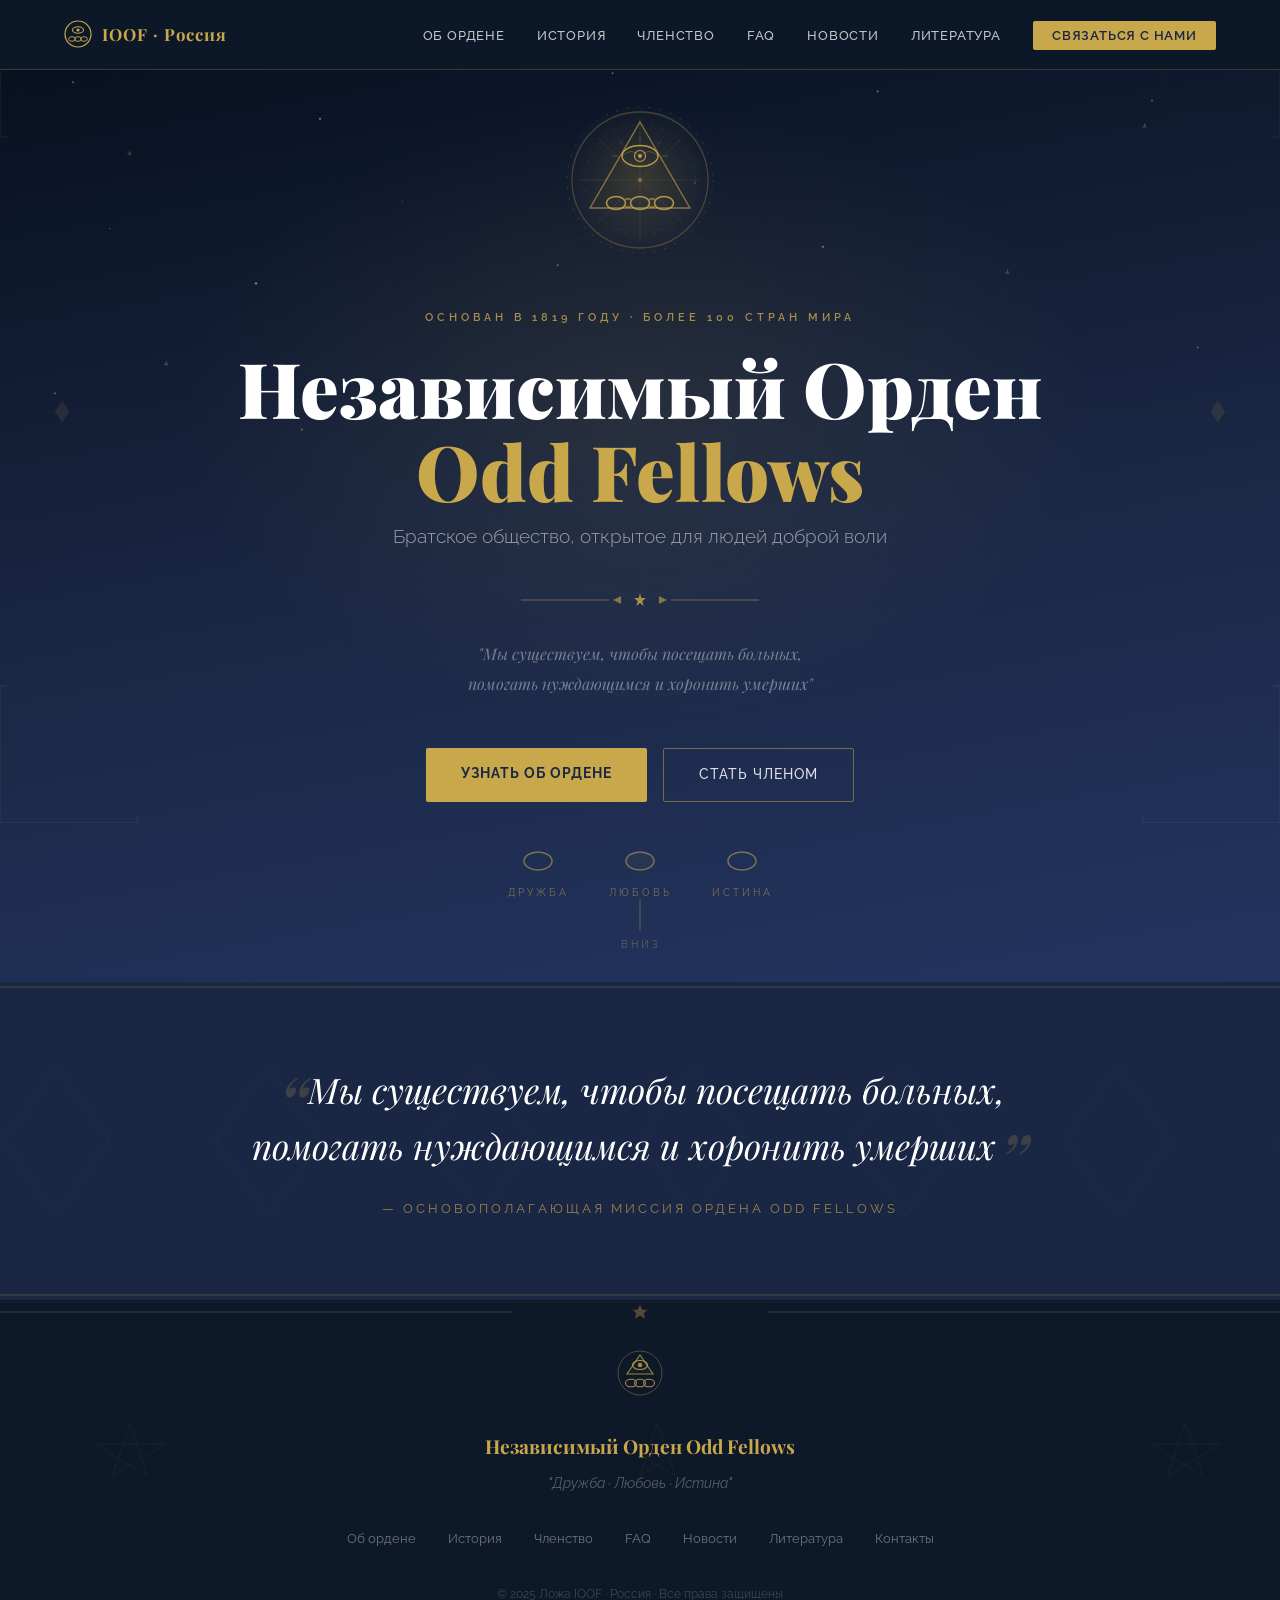
<file: index.html>
<!DOCTYPE html>
<html lang="ru">
<head>
<meta charset="UTF-8">
<meta name="viewport" content="width=device-width, initial-scale=1.0">
<title>Независимый Орден Odd Fellows — Россия</title>
<meta name="description" content="Братское общество Odd Fellows в России: дружба, взаимопомощь и служение обществу.">
<link rel="icon" href="favicon.svg" type="image/svg+xml">
<link rel="icon" href="favicon.ico" sizes="any">
<link rel="icon" href="favicon-32x32.png" type="image/png" sizes="32x32">
<link rel="icon" href="favicon-16x16.png" type="image/png" sizes="16x16">
<link rel="apple-touch-icon" href="apple-touch-icon.png">
<link href="https://fonts.googleapis.com/css2?family=Playfair+Display:ital,wght@0,400;0,600;0,700;0,900;1,400&family=Raleway:wght@300;400;500;600&display=swap" rel="stylesheet">
<link rel="stylesheet" href="style.css?v=5">
</head>
<body>
<nav>
  <a class="nav-logo" href="index.html">
    <svg width="28" height="28" viewBox="0 0 28 28" fill="none">
      <circle cx="14" cy="14" r="13" stroke="#c9a84c" stroke-width="1.2"/>
      <ellipse cx="14" cy="10" rx="5.5" ry="3.2" stroke="#c9a84c" stroke-width="1.1" fill="none"/>
      <circle cx="14" cy="10" r="1.6" fill="#c9a84c"/>
      <ellipse cx="8"  cy="19" rx="3.4" ry="2.3" stroke="#c9a84c" stroke-width=".9" fill="none"/>
      <ellipse cx="14" cy="19" rx="3.4" ry="2.3" stroke="#c9a84c" stroke-width=".9" fill="none"/>
      <ellipse cx="20" cy="19" rx="3.4" ry="2.3" stroke="#c9a84c" stroke-width=".9" fill="none"/>
    </svg>
    IOOF · Россия
  </a>
  <ul class="nav-links" id="navLinks">
    <li><a href="about.html">Об ордене</a></li>
    <li><a href="history.html">История</a></li>
    <li><a href="membership.html">Членство</a></li>
    <li><a href="faq.html">FAQ</a></li>
    <li><a href="news.html">Новости</a></li>
    <li><a href="literature.html">Литература</a></li>
    <li><a href="contact.html" class="nav-cta">Связаться с нами</a></li>
  </ul>
  <div class="burger" id="burger" onclick="toggleMenu()"><span></span><span></span><span></span></div>
</nav>
<section id="home">

  <!-- Starfield -->
  <svg class="hero-stars" viewBox="0 0 1400 900" preserveAspectRatio="xMidYMid slice">
    <g fill="#c9a84c">
      <circle cx="80"   cy="90"  r="1"   opacity=".6"  style="animation:twinkle 2.1s .3s infinite"/>
      <circle cx="200"  cy="50"  r=".8"  opacity=".4"  style="animation:twinkle 3.2s .8s infinite"/>
      <circle cx="350"  cy="130" r="1.2" opacity=".7"  style="animation:twinkle 2.8s 0s  infinite"/>
      <circle cx="500"  cy="40"  r=".7"  opacity=".5"  style="animation:twinkle 3.5s 1s  infinite"/>
      <circle cx="670"  cy="80"  r="1"   opacity=".6"  style="animation:twinkle 2.4s .5s infinite"/>
      <circle cx="820"  cy="30"  r=".9"  opacity=".4"  style="animation:twinkle 3.1s 1.4s infinite"/>
      <circle cx="960"  cy="100" r="1.1" opacity=".65" style="animation:twinkle 2.6s .2s infinite"/>
      <circle cx="1100" cy="60"  r=".8"  opacity=".5"  style="animation:twinkle 3.3s .9s infinite"/>
      <circle cx="1260" cy="110" r="1"   opacity=".6"  style="animation:twinkle 2.2s 1.7s infinite"/>
      <circle cx="120"  cy="250" r=".8"  opacity=".45" style="animation:twinkle 3.0s 1.1s infinite"/>
      <circle cx="280"  cy="310" r="1.3" opacity=".7"  style="animation:twinkle 2.5s .4s infinite"/>
      <circle cx="440"  cy="220" r=".7"  opacity=".4"  style="animation:twinkle 3.6s 1.2s infinite"/>
      <circle cx="610"  cy="290" r="1"   opacity=".55" style="animation:twinkle 2.9s .7s infinite"/>
      <circle cx="760"  cy="200" r=".9"  opacity=".5"  style="animation:twinkle 3.4s 0.3s infinite"/>
      <circle cx="900"  cy="270" r="1.2" opacity=".65" style="animation:twinkle 2.3s 1.5s infinite"/>
      <circle cx="60"   cy="430" r="1.1" opacity=".5"  style="animation:twinkle 2.8s 0.4s infinite"/>
      <circle cx="330"  cy="470" r="1"   opacity=".6"  style="animation:twinkle 2.2s 1.6s infinite"/>
      <circle cx="1310" cy="380" r="1"   opacity=".5"  style="animation:twinkle 3.0s 0.7s infinite"/>
    </g>
    <!-- 4-pointed star bursts -->
    <g fill="#c9a84c" opacity=".3">
      <polygon points="140,170 142,164 144,170 138,168 144,168" style="animation:twinkle 3.5s 0.5s infinite"/>
      <polygon points="1250,140 1252,134 1254,140 1248,138 1254,138" style="animation:twinkle 2.8s 1.1s infinite"/>
      <polygon points="700,60 702,54 704,60 698,58 704,58" style="animation:twinkle 3.2s 0.8s infinite"/>
      <polygon points="180,400 182,394 184,400 178,398 184,398" style="animation:twinkle 2.6s 0.3s infinite"/>
      <polygon points="1100,300 1102,294 1104,300 1098,298 1104,298" style="animation:twinkle 3.0s 1.4s infinite"/>
    </g>
  </svg>

  <!-- Geometric ornaments -->
  <svg class="hero-geo" viewBox="0 0 1400 900" preserveAspectRatio="xMidYMid slice">
    <defs>
      <radialGradient id="heroGlow" cx="50%" cy="50%" r="50%">
        <stop offset="0%" stop-color="#c9a84c" stop-opacity=".1"/>
        <stop offset="100%" stop-color="#c9a84c" stop-opacity="0"/>
      </radialGradient>
    </defs>
    <!-- Corner brackets -->
    <g stroke="#c9a84c" fill="none" opacity=".1">
      <path d="M0 0 L150 0 L150 8 M0 0 L0 150 L8 150" stroke-width="1.5"/>
      <path d="M24 24 L126 24 L126 126 L24 126 Z" stroke-width=".6" stroke-dasharray="4,6"/>
      <path d="M1400 0 L1250 0 L1250 8 M1400 0 L1400 150 L1392 150" stroke-width="1.5"/>
      <path d="M1376 24 L1274 24 L1274 126 L1376 126 Z" stroke-width=".6" stroke-dasharray="4,6"/>
      <path d="M0 900 L150 900 L150 892 M0 900 L0 750 L8 750" stroke-width="1.5"/>
      <path d="M1400 900 L1250 900 L1250 892 M1400 900 L1400 750 L1392 750" stroke-width="1.5"/>
    </g>
    <!-- Concentric rings from center -->
    <circle cx="700" cy="450" r="420" fill="none" stroke="#c9a84c" stroke-width=".5" opacity=".04"/>
    <circle cx="700" cy="450" r="310" fill="none" stroke="#c9a84c" stroke-width=".5" opacity=".05"/>
    <circle cx="700" cy="450" r="200" fill="none" stroke="#c9a84c" stroke-width=".7" opacity=".06"/>
    <!-- Radial dividers -->
    <line x1="0"   y1="450" x2="540" y2="450" stroke="#c9a84c" stroke-width=".4" opacity=".06"/>
    <line x1="860" y1="450" x2="1400" y2="450" stroke="#c9a84c" stroke-width=".4" opacity=".06"/>
    <!-- Glow -->
    <ellipse cx="700" cy="450" rx="500" ry="340" fill="url(#heroGlow)"/>
    <!-- Diagonal compass lines -->
    <line x1="700" y1="0"   x2="700" y2="900" stroke="#c9a84c" stroke-width=".3" opacity=".04"/>
    <line x1="0"   y1="450" x2="1400" y2="450" stroke="#c9a84c" stroke-width=".3" opacity=".04"/>
    <line x1="0"   y1="0"   x2="1400" y2="900" stroke="#c9a84c" stroke-width=".3" opacity=".025"/>
    <line x1="1400" y1="0"  x2="0"    y2="900" stroke="#c9a84c" stroke-width=".3" opacity=".025"/>
    <!-- Small diamond clusters in corners -->
    <g fill="#c9a84c" opacity=".12">
      <polygon points="60,450 68,438 76,450 68,462"/>
      <polygon points="1324,450 1332,438 1340,450 1332,462"/>
    </g>
  </svg>

  <div class="hero-content">
    <!-- Animated IOOF master emblem -->
    <div style="margin-bottom:2.5rem">
      <svg width="160" height="160" viewBox="0 0 160 160">
        <defs>
          <radialGradient id="embG" cx="50%" cy="50%" r="50%">
            <stop offset="0%" stop-color="#c9a84c" stop-opacity=".18"/>
            <stop offset="100%" stop-color="#c9a84c" stop-opacity="0"/>
          </radialGradient>
        </defs>
        <circle cx="80" cy="80" r="76" fill="url(#embG)"/>
        <!-- Outer dashed ring rotating -->
        <g style="animation:rotate-slow 60s linear infinite;transform-origin:80px 80px">
          <circle cx="80" cy="80" r="73" fill="none" stroke="#c9a84c" stroke-width=".7" opacity=".3" stroke-dasharray="2,9"/>
        </g>
        <!-- Static ring -->
        <circle cx="80" cy="80" r="68" fill="none" stroke="#c9a84c" stroke-width="1.3" opacity=".28"/>
        <!-- Inner ring rotating reverse -->
        <g style="animation:rotate-rev 40s linear infinite;transform-origin:80px 80px">
          <circle cx="80" cy="80" r="55" fill="none" stroke="#c9a84c" stroke-width=".6" opacity=".18" stroke-dasharray="3,7"/>
        </g>
        <!-- 8-ray star lines -->
        <g transform="translate(80,80)" stroke="#c9a84c" fill="none" stroke-width=".7" opacity=".16">
          <line x1="0" y1="-60" x2="0"   y2="60"/>
          <line x1="-60" y1="0" x2="60"  y2="0"/>
          <line x1="-42" y1="-42" x2="42" y2="42"/>
          <line x1="42"  y1="-42" x2="-42" y2="42"/>
        </g>
        <!-- Sacred triangle -->
        <polygon points="80,22 130,108 30,108" stroke="#c9a84c" stroke-width="1.4" fill="rgba(201,168,76,.04)" opacity=".6"/>
        <!-- Floating all-seeing eye -->
        <g style="animation:float-y 5s ease-in-out infinite;transform-origin:80px 56px">
          <ellipse cx="80" cy="56" rx="18" ry="10.5" stroke="#c9a84c" stroke-width="1.5" fill="none" opacity=".88"/>
          <!-- Eyelid curves -->
          <path d="M62,56 Q71,47 80,56 Q89,47 98,56" stroke="#c9a84c" stroke-width=".8" fill="none" opacity=".4"/>
          <!-- Pupil -->
          <circle cx="80" cy="56" r="5.5" stroke="#c9a84c" stroke-width="1.2" fill="none" opacity=".88"/>
          <circle cx="80" cy="56" r="2" fill="#c9a84c" opacity=".9" style="animation:pulse-gold 3s ease-in-out infinite"/>
          <!-- Rays around eye -->
          <g stroke="#c9a84c" stroke-width=".7" opacity=".35">
            <line x1="58" y1="56" x2="52" y2="56"/>
            <line x1="102" y1="56" x2="108" y2="56"/>
            <line x1="80" y1="42" x2="80" y2="36"/>
            <line x1="63" y1="45" x2="59" y2="41"/>
            <line x1="97" y1="45" x2="101" y2="41"/>
          </g>
        </g>
        <!-- Three chain links -->
        <g style="animation:chain-pulse 4s ease-in-out infinite">
          <ellipse cx="56" cy="103" rx="9.5" ry="6.5" stroke="#c9a84c" stroke-width="1.6" fill="none" opacity=".85"/>
          <ellipse cx="80" cy="103" rx="9.5" ry="6.5" stroke="#c9a84c" stroke-width="1.6" fill="none" opacity=".85"/>
          <ellipse cx="104" cy="103" rx="9.5" ry="6.5" stroke="#c9a84c" stroke-width="1.6" fill="none" opacity=".85"/>
          <!-- Linking pins -->
          <line x1="65" y1="99" x2="71" y2="99" stroke="#c9a84c" stroke-width="2.2" opacity=".5"/>
          <line x1="65" y1="107" x2="71" y2="107" stroke="#c9a84c" stroke-width="2.2" opacity=".5"/>
          <line x1="89" y1="99" x2="95" y2="99" stroke="#c9a84c" stroke-width="2.2" opacity=".5"/>
          <line x1="89" y1="107" x2="95" y2="107" stroke="#c9a84c" stroke-width="2.2" opacity=".5"/>
        </g>
        <!-- Central dot -->
        <circle cx="80" cy="80" r="2" fill="#c9a84c" opacity=".5" style="animation:pulse-gold 2.5s infinite"/>
      </svg>
    </div>

    <p class="hero-badge">Основан в 1819 году · Более 100 стран мира</p>
    <h1 class="hero-title">Независимый Орден<br><em>Odd Fellows</em></h1>
    <p class="hero-sub">Братское общество, открытое для людей доброй воли</p>

    <!-- Gold ornamental rule -->
    <div style="display:flex;align-items:center;justify-content:center;gap:12px;margin:0 auto 2rem;width:280px">
      <svg width="100" height="10" viewBox="0 0 100 10"><line x1="0" y1="5" x2="88" y2="5" stroke="#c9a84c" stroke-width=".8" opacity=".6"/><polygon points="92,5 100,1 100,9" fill="#c9a84c" opacity=".6"/></svg>
      <svg width="14" height="14" viewBox="0 0 14 14"><polygon points="7,0 8.3,5 13,5 9.3,8 10.5,13 7,10 3.5,13 4.7,8 1,5 5.7,5" fill="#c9a84c" opacity=".8"/></svg>
      <svg width="100" height="10" viewBox="0 0 100 10"><line x1="100" y1="5" x2="12" y2="5" stroke="#c9a84c" stroke-width=".8" opacity=".6"/><polygon points="8,5 0,1 0,9" fill="#c9a84c" opacity=".6"/></svg>
    </div>

    <p class="hero-motto">"Мы существуем, чтобы посещать больных,<br>помогать нуждающимся и хоронить умерших"</p>
    <div class="hero-btns">
      <a href="about.html" class="btn-primary">Узнать об ордене</a>
      <a href="contact.html" class="btn-outline">Стать членом</a>
    </div>

    <!-- Chain legend below buttons -->
    <div style="display:flex;align-items:center;justify-content:center;gap:2.5rem;margin-top:3rem;opacity:.55">
      <div style="text-align:center">
        <svg width="32" height="22" viewBox="0 0 32 22"><ellipse cx="16" cy="11" rx="14" ry="9" stroke="#c9a84c" stroke-width="1.5" fill="none"/></svg>
        <p style="font-size:.6rem;letter-spacing:3px;text-transform:uppercase;color:var(--gold);margin-top:.3rem">Дружба</p>
      </div>
      <div style="text-align:center">
        <svg width="32" height="22" viewBox="0 0 32 22"><ellipse cx="16" cy="11" rx="14" ry="9" stroke="#c9a84c" stroke-width="1.5" fill="rgba(201,168,76,.1)"/></svg>
        <p style="font-size:.6rem;letter-spacing:3px;text-transform:uppercase;color:var(--gold);margin-top:.3rem">Любовь</p>
      </div>
      <div style="text-align:center">
        <svg width="32" height="22" viewBox="0 0 32 22"><ellipse cx="16" cy="11" rx="14" ry="9" stroke="#c9a84c" stroke-width="1.5" fill="none"/></svg>
        <p style="font-size:.6rem;letter-spacing:3px;text-transform:uppercase;color:var(--gold);margin-top:.3rem">Истина</p>
      </div>
    </div>
  </div>

  <div class="scroll-cue"><span></span><small>Вниз</small></div>
</section>

<!-- ═══ QUOTE BAND ═══ -->
<div class="quote-band">
  <!-- Background pattern -->
  <svg style="position:absolute;inset:0;width:100%;height:100%;opacity:.06;pointer-events:none" viewBox="0 0 1400 300" preserveAspectRatio="xMidYMid slice">
    <g stroke="#c9a84c" fill="none" stroke-width=".6">
      <!-- Repeating diamond pattern -->
      <polygon points="100,150 150,80 200,150 150,220"/>
      <polygon points="300,150 350,80 400,150 350,220"/>
      <polygon points="500,150 550,80 600,150 550,220"/>
      <polygon points="700,150 750,80 800,150 750,220"/>
      <polygon points="900,150 950,80 1000,150 950,220"/>
      <polygon points="1100,150 1150,80 1200,150 1150,220"/>
      <polygon points="1300,150 1350,80 1400,150 1350,220"/>
    </g>
  </svg>
  <!-- Ornamental top border -->
  <svg style="position:absolute;top:0;left:0;right:0;width:100%;height:10px;opacity:.3" viewBox="0 0 1400 10" preserveAspectRatio="none">
    <line x1="0" y1="5" x2="1400" y2="5" stroke="#c9a84c" stroke-width="1"/>
  </svg>
  <p class="quote-text">Мы существуем, чтобы посещать больных,<br>помогать нуждающимся и хоронить умерших</p>
  <p class="quote-source">— Основополагающая миссия ордена Odd Fellows</p>
  <!-- Ornamental bottom border -->
  <svg style="position:absolute;bottom:0;left:0;right:0;width:100%;height:10px;opacity:.3" viewBox="0 0 1400 10" preserveAspectRatio="none">
    <line x1="0" y1="5" x2="1400" y2="5" stroke="#c9a84c" stroke-width="1"/>
  </svg>
</div>
<footer>
  <!-- Decorative background SVG -->
  <svg style="position:absolute;inset:0;width:100%;height:100%;opacity:.07;pointer-events:none" viewBox="0 0 1400 200" preserveAspectRatio="xMidYMid slice">
    <!-- Full-width star pattern -->
    <g stroke="#c9a84c" fill="none" stroke-width=".5">
      <polygon points="100,100 110,70 120,100 90,82 130,82"/>
      <polygon points="400,100 410,70 420,100 390,82 430,82"/>
      <polygon points="700,100 710,70 720,100 690,82 730,82"/>
      <polygon points="1000,100 1010,70 1020,100 990,82 1030,82"/>
      <polygon points="1300,100 1310,70 1320,100 1290,82 1330,82"/>
    </g>
    <line x1="0" y1="1" x2="1400" y2="1" stroke="#c9a84c" stroke-width=".7"/>
  </svg>
  <!-- Ornamental top border -->
  <svg style="position:absolute;top:0;left:0;right:0;width:100%;height:24px;opacity:.35" viewBox="0 0 1400 24" preserveAspectRatio="xMidYMid meet">
    <line x1="0" y1="12" x2="560" y2="12" stroke="#c9a84c" stroke-width=".8"/>
    <g transform="translate(700,12)">
      <polygon points="0,-8 2.5,-2.5 8,-2.5 4,1.5 5.5,7.5 0,4 -5.5,7.5 -4,1.5 -8,-2.5 -2.5,-2.5" fill="#c9a84c"/>
    </g>
    <line x1="840" y1="12" x2="1400" y2="12" stroke="#c9a84c" stroke-width=".8"/>
  </svg>

  <div style="position:relative;z-index:2;margin-bottom:2rem">
    <svg width="50" height="50" viewBox="0 0 50 50" style="display:block;margin:0 auto 1rem">
      <circle cx="25" cy="25" r="22" fill="none" stroke="#c9a84c" stroke-width=".9" opacity=".4"/>
      <ellipse cx="25" cy="17" rx="7.5" ry="4.5" stroke="#c9a84c" stroke-width="1.1" fill="none" opacity=".85"/>
      <circle cx="25" cy="17" r="2.2" fill="#c9a84c" opacity=".8"/>
      <polygon points="25,7 38,26 12,26" stroke="#c9a84c" stroke-width="1.1" fill="rgba(201,168,76,.06)" opacity=".75"/>
      <ellipse cx="16" cy="35" rx="5.5" ry="3.8" stroke="#c9a84c" stroke-width="1.1" fill="none" opacity=".8"/>
      <ellipse cx="25" cy="35" rx="5.5" ry="3.8" stroke="#c9a84c" stroke-width="1.1" fill="none" opacity=".8"/>
      <ellipse cx="34" cy="35" rx="5.5" ry="3.8" stroke="#c9a84c" stroke-width="1.1" fill="none" opacity=".8"/>
    </svg>
  </div>

  <div class="footer-logo">Независимый Орден Odd Fellows</div>
  <p class="footer-motto">"Дружба · Любовь · Истина"</p>
  <div class="footer-links">
    <a href="about.html">Об ордене</a>
    <a href="history.html">История</a>
    <a href="membership.html">Членство</a>
    <a href="faq.html">FAQ</a>
    <a href="news.html">Новости</a>
    <a href="literature.html">Литература</a>
    <a href="contact.html">Контакты</a>
  </div>
  <p class="footer-copy">© 2025 Ложа IOOF · Россия · Все права защищены</p>
</footer>
<script src="script.js?v=2"></script>
</body>
</html>
</file>
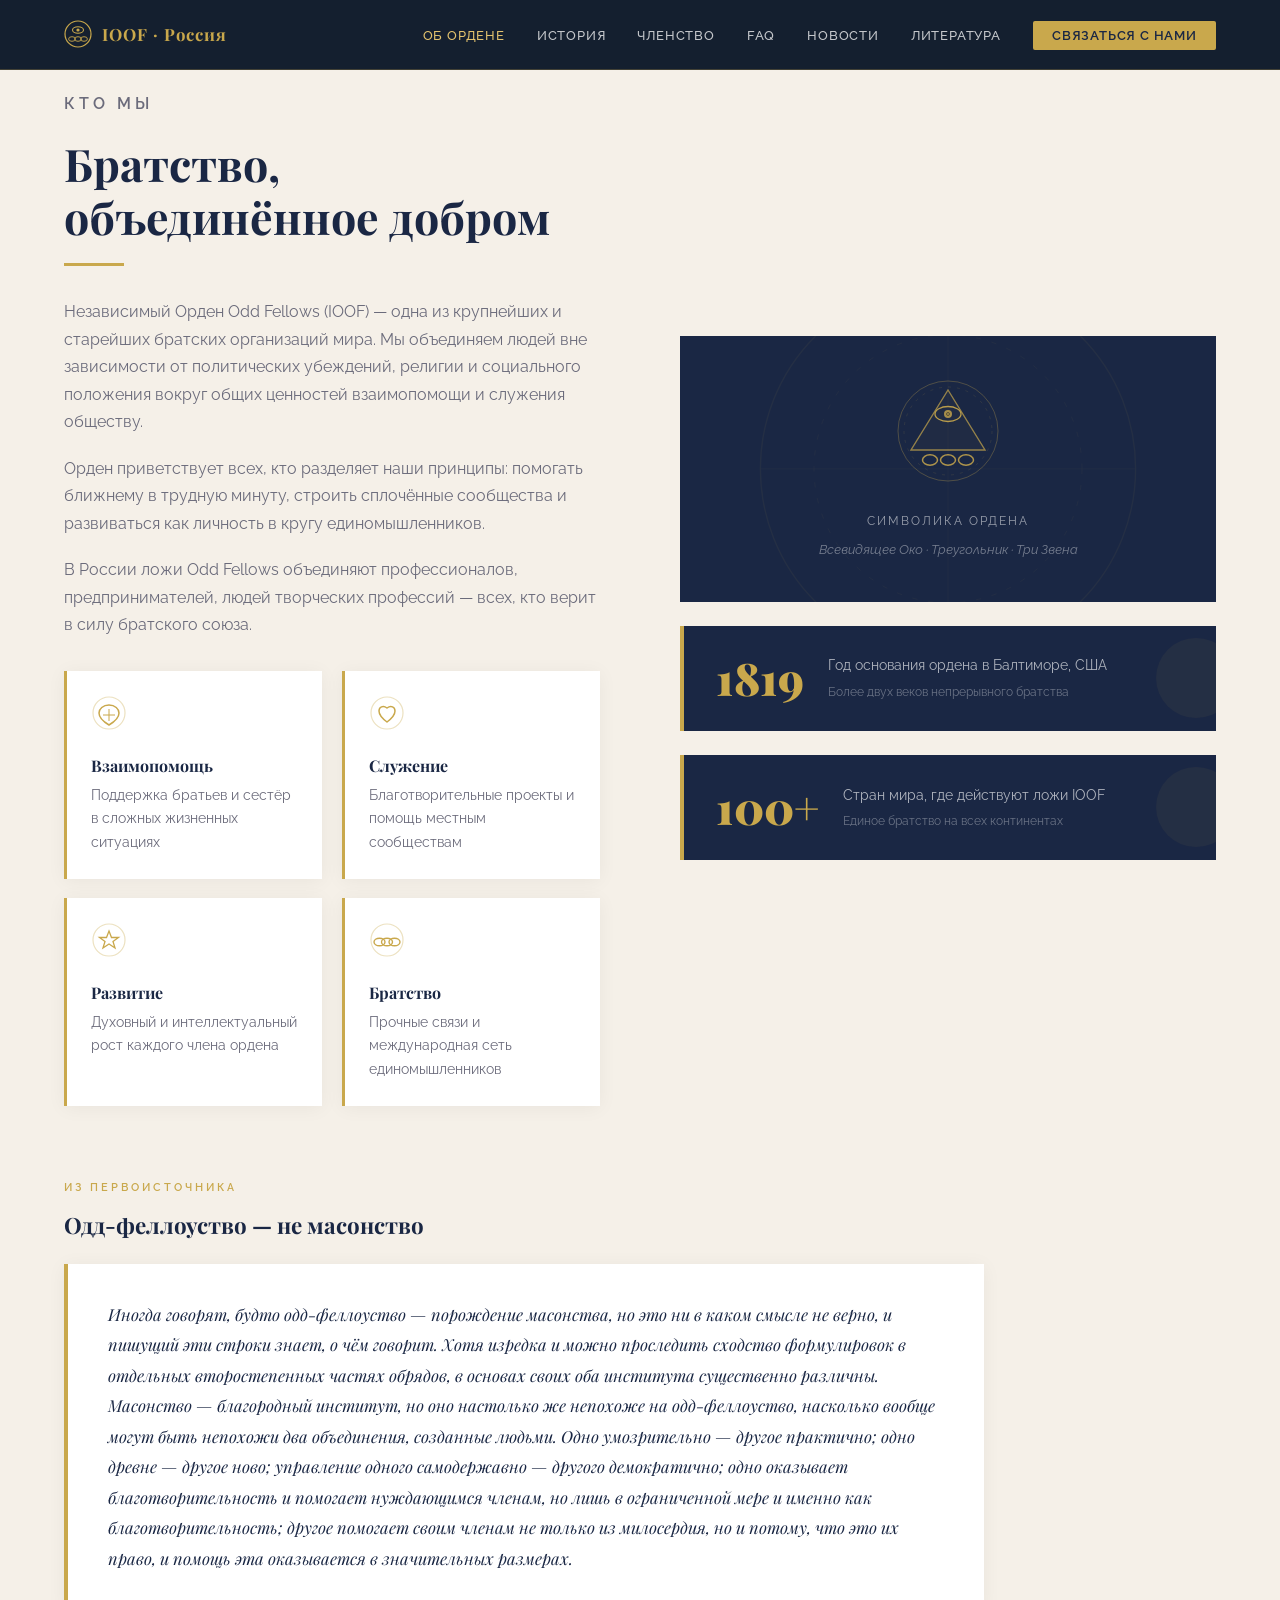
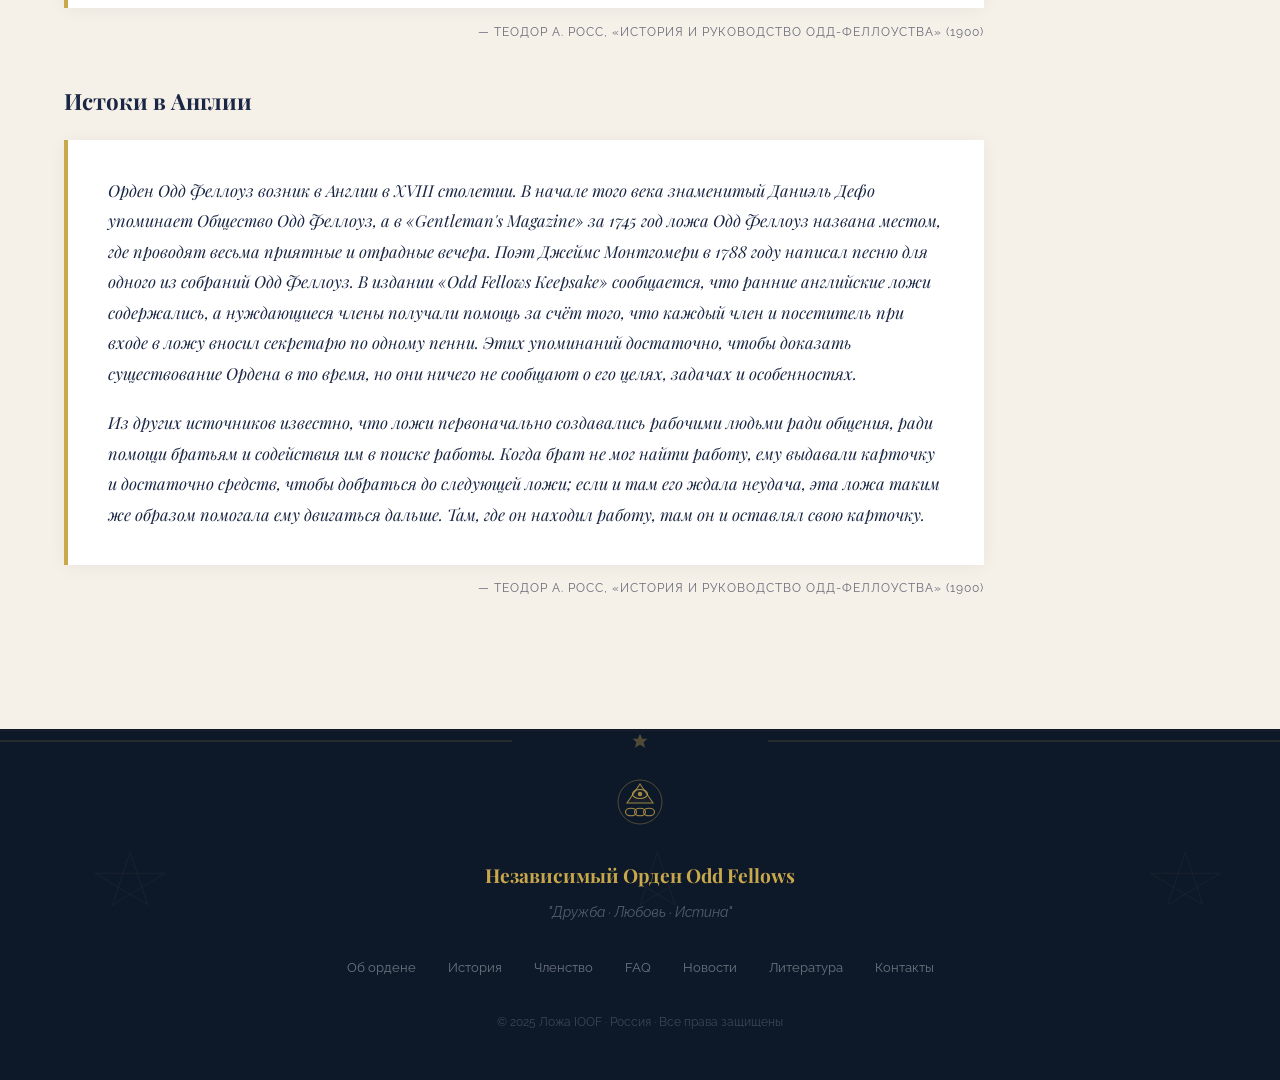
<file: about.html>
<!DOCTYPE html>
<html lang="ru">
<head>
<meta charset="UTF-8">
<meta name="viewport" content="width=device-width, initial-scale=1.0">
<title>Об ордене — Независимый Орден Odd Fellows</title>
<meta name="description" content="Кто мы: братство Odd Fellows, объединяющее людей вокруг дружбы, служения и взаимопомощи.">
<link rel="icon" href="favicon.svg" type="image/svg+xml">
<link rel="icon" href="favicon.ico" sizes="any">
<link rel="icon" href="favicon-32x32.png" type="image/png" sizes="32x32">
<link rel="icon" href="favicon-16x16.png" type="image/png" sizes="16x16">
<link rel="apple-touch-icon" href="apple-touch-icon.png">
<link href="https://fonts.googleapis.com/css2?family=Playfair+Display:ital,wght@0,400;0,600;0,700;0,900;1,400&family=Raleway:wght@300;400;500;600&display=swap" rel="stylesheet">
<link rel="stylesheet" href="style.css?v=5">
</head>
<body>
<nav>
  <a class="nav-logo" href="index.html">
    <svg width="28" height="28" viewBox="0 0 28 28" fill="none">
      <circle cx="14" cy="14" r="13" stroke="#c9a84c" stroke-width="1.2"/>
      <ellipse cx="14" cy="10" rx="5.5" ry="3.2" stroke="#c9a84c" stroke-width="1.1" fill="none"/>
      <circle cx="14" cy="10" r="1.6" fill="#c9a84c"/>
      <ellipse cx="8"  cy="19" rx="3.4" ry="2.3" stroke="#c9a84c" stroke-width=".9" fill="none"/>
      <ellipse cx="14" cy="19" rx="3.4" ry="2.3" stroke="#c9a84c" stroke-width=".9" fill="none"/>
      <ellipse cx="20" cy="19" rx="3.4" ry="2.3" stroke="#c9a84c" stroke-width=".9" fill="none"/>
    </svg>
    IOOF · Россия
  </a>
  <ul class="nav-links" id="navLinks">
    <li><a href="about.html" class="active">Об ордене</a></li>
    <li><a href="history.html">История</a></li>
    <li><a href="membership.html">Членство</a></li>
    <li><a href="faq.html">FAQ</a></li>
    <li><a href="news.html">Новости</a></li>
    <li><a href="literature.html">Литература</a></li>
    <li><a href="contact.html" class="nav-cta">Связаться с нами</a></li>
  </ul>
  <div class="burger" id="burger" onclick="toggleMenu()"><span></span><span></span><span></span></div>
</nav>
<section id="about">

  <!-- Background geometric watermark -->
  <svg class="about-bg-pattern" style="position:absolute;inset:0;width:100%;height:100%;pointer-events:none;opacity:.06" viewBox="0 0 1200 700" preserveAspectRatio="xMidYMid slice">
    <!-- Large hexagon grid pattern -->
    <g stroke="#1a2744" fill="none" stroke-width=".7">
      <polygon points="100,40 130,23 160,40 160,74 130,91 100,74"/>
      <polygon points="160,74 190,57 220,74 220,108 190,125 160,108"/>
      <polygon points="220,40 250,23 280,40 280,74 250,91 220,74"/>
      <polygon points="280,74 310,57 340,74 340,108 310,125 280,108"/>
      <polygon points="1000,500 1030,483 1060,500 1060,534 1030,551 1000,534"/>
      <polygon points="1060,534 1090,517 1120,534 1120,568 1090,585 1060,568"/>
    </g>
    <!-- Large compass rose center right -->
    <g transform="translate(1050,350)" stroke="#1a2744" fill="none" stroke-width=".6" opacity=".8">
      <circle r="80"/>
      <circle r="55" stroke-dasharray="4,8"/>
      <line x1="0" y1="-80" x2="0" y2="80"/>
      <line x1="-80" y1="0" x2="80" y2="0"/>
      <line x1="-56" y1="-56" x2="56" y2="56"/>
      <line x1="56" y1="-56" x2="-56" y2="56"/>
      <polygon points="0,-88 4,-74 0,-68 -4,-74" fill="#c9a84c" opacity=".5"/>
    </g>
  </svg>

  <div class="max-w">
    <div class="about-grid">
      <div class="about-text" style="position:relative;z-index:2">
        <p class="section-eyebrow">Кто мы</p>
        <h2 class="section-title">Братство,<br>объединённое добром</h2>
        <div class="gold-rule"></div>
        <p>Независимый Орден Odd Fellows (IOOF) — одна из крупнейших и старейших братских организаций мира. Мы объединяем людей вне зависимости от политических убеждений, религии и социального положения вокруг общих ценностей взаимопомощи и служения обществу.</p>
        <p>Орден приветствует всех, кто разделяет наши принципы: помогать ближнему в трудную минуту, строить сплочённые сообщества и развиваться как личность в кругу единомышленников.</p>
        <p>В России ложи Odd Fellows объединяют профессионалов, предпринимателей, людей творческих профессий — всех, кто верит в силу братского союза.</p>
        <div class="about-values">
          <!-- Value cards with SVG icons -->
          <div class="value-card">
            <svg class="value-card-icon" viewBox="0 0 36 36">
              <circle cx="18" cy="18" r="16" fill="none" stroke="#c9a84c" stroke-width="1.2" opacity=".35"/>
              <path d="M18 10 C12 10 8 14 8 18 C8 23 13 27 18 30 C23 27 28 23 28 18 C28 14 24 10 18 10Z" fill="none" stroke="#c9a84c" stroke-width="1.5"/>
              <line x1="18" y1="14" x2="18" y2="26" stroke="#c9a84c" stroke-width="1"/>
              <line x1="12" y1="20" x2="24" y2="20" stroke="#c9a84c" stroke-width="1"/>
            </svg>
            <h4>Взаимопомощь</h4>
            <p>Поддержка братьев и сестёр в сложных жизненных ситуациях</p>
          </div>
          <div class="value-card">
            <svg class="value-card-icon" viewBox="0 0 36 36">
              <circle cx="18" cy="18" r="16" fill="none" stroke="#c9a84c" stroke-width="1.2" opacity=".35"/>
              <path d="M10 16 C10 12 14 10 18 13 C22 10 26 12 26 16 C26 21 18 27 18 27 C18 27 10 21 10 16Z" fill="none" stroke="#c9a84c" stroke-width="1.5"/>
            </svg>
            <h4>Служение</h4>
            <p>Благотворительные проекты и помощь местным сообществам</p>
          </div>
          <div class="value-card">
            <svg class="value-card-icon" viewBox="0 0 36 36">
              <circle cx="18" cy="18" r="16" fill="none" stroke="#c9a84c" stroke-width="1.2" opacity=".35"/>
              <polygon points="18,9 20.5,15.5 27.5,15.5 22,19.5 24,26 18,22 12,26 14,19.5 8.5,15.5 15.5,15.5" fill="none" stroke="#c9a84c" stroke-width="1.3"/>
            </svg>
            <h4>Развитие</h4>
            <p>Духовный и интеллектуальный рост каждого члена ордена</p>
          </div>
          <div class="value-card">
            <svg class="value-card-icon" viewBox="0 0 36 36">
              <circle cx="18" cy="18" r="16" fill="none" stroke="#c9a84c" stroke-width="1.2" opacity=".35"/>
              <!-- Three linked chain loops -->
              <ellipse cx="10.5" cy="20" rx="5.5" ry="3.8" stroke="#c9a84c" stroke-width="1.4" fill="none"/>
              <ellipse cx="18" cy="20" rx="5.5" ry="3.8" stroke="#c9a84c" stroke-width="1.4" fill="none"/>
              <ellipse cx="25.5" cy="20" rx="5.5" ry="3.8" stroke="#c9a84c" stroke-width="1.4" fill="none"/>
            </svg>
            <h4>Братство</h4>
            <p>Прочные связи и международная сеть единомышленников</p>
          </div>
        </div>
      </div>

      <div class="about-visual" style="position:relative;z-index:2">
        <!-- Decorative IOOF symbol card -->
        <div style="background:var(--navy);padding:2.5rem;text-align:center;position:relative;overflow:hidden">
          <svg style="position:absolute;inset:0;width:100%;height:100%;opacity:.06" viewBox="0 0 400 300" preserveAspectRatio="xMidYMid slice">
            <circle cx="200" cy="150" r="140" fill="none" stroke="#c9a84c" stroke-width="1"/>
            <circle cx="200" cy="150" r="100" fill="none" stroke="#c9a84c" stroke-width=".6" stroke-dasharray="4,8"/>
            <line x1="60" y1="150" x2="340" y2="150" stroke="#c9a84c" stroke-width=".5"/>
            <line x1="200" y1="10" x2="200" y2="290" stroke="#c9a84c" stroke-width=".5"/>
          </svg>
          <svg width="110" height="110" viewBox="0 0 110 110" style="position:relative;z-index:1">
            <!-- Outer decorative ring -->
            <circle cx="55" cy="55" r="50" fill="none" stroke="#c9a84c" stroke-width="1" opacity=".3"/>
            <circle cx="55" cy="55" r="44" fill="none" stroke="#c9a84c" stroke-width=".6" opacity=".2" stroke-dasharray="3,6"/>
            <!-- Triangle -->
            <polygon points="55,14 92,74 18,74" stroke="#c9a84c" stroke-width="1.4" fill="rgba(201,168,76,.05)" opacity=".7"/>
            <!-- All-seeing eye -->
            <ellipse cx="55" cy="38" rx="13" ry="7.5" stroke="#c9a84c" stroke-width="1.3" fill="none" opacity=".9"/>
            <circle cx="55" cy="38" r="4" fill="#c9a84c" opacity=".8"/>
            <circle cx="55" cy="38" r="1.5" fill="none" stroke="rgba(13,24,41,.5)" stroke-width="1"/>
            <!-- Three links -->
            <ellipse cx="37" cy="84" rx="7.5" ry="5.2" stroke="#c9a84c" stroke-width="1.5" fill="none" opacity=".85"/>
            <ellipse cx="55" cy="84" rx="7.5" ry="5.2" stroke="#c9a84c" stroke-width="1.5" fill="none" opacity=".85"/>
            <ellipse cx="73" cy="84" rx="7.5" ry="5.2" stroke="#c9a84c" stroke-width="1.5" fill="none" opacity=".85"/>
          </svg>
          <p style="color:rgba(255,255,255,.55);font-size:.78rem;letter-spacing:2px;text-transform:uppercase;margin-top:1rem;position:relative;z-index:1">Символика Ордена</p>
          <p style="color:rgba(255,255,255,.4);font-size:.82rem;margin-top:.5rem;position:relative;z-index:1;font-style:italic">Всевидящее Око · Треугольник · Три Звена</p>
        </div>

        <!-- Stats -->
        <div class="stat-row">
          <div class="stat-num">1819</div>
          <div>
            <div class="stat-desc">Год основания ордена в Балтиморе, США</div>
            <div style="font-size:.75rem;color:rgba(255,255,255,.35);margin-top:.2rem">Более двух веков непрерывного братства</div>
          </div>
        </div>
        <div class="stat-row">
          <div class="stat-num">100+</div>
          <div>
            <div class="stat-desc">Стран мира, где действуют ложи IOOF</div>
            <div style="font-size:.75rem;color:rgba(255,255,255,.35);margin-top:.2rem">Единое братство на всех континентах</div>
          </div>
        </div>
      </div>
    </div>

    <div class="about-excerpt" style="position:relative;z-index:2">
      <p class="excerpt-eyebrow">Из первоисточника</p>
      <h3 class="excerpt-heading">Одд-феллоуство — не масонство</h3>
      <div class="excerpt-quote">
        <p>Иногда говорят, будто одд-феллоуство — порождение масонства, но это ни в каком смысле не верно, и пишущий эти строки знает, о чём говорит. Хотя изредка и можно проследить сходство формулировок в отдельных второстепенных частях обрядов, в основах своих оба института существенно различны. Масонство — благородный институт, но оно настолько же непохоже на одд-феллоуство, насколько вообще могут быть непохожи два объединения, созданные людьми. Одно умозрительно — другое практично; одно древне — другое ново; управление одного самодержавно — другого демократично; одно оказывает благотворительность и помогает нуждающимся членам, но лишь в ограниченной мере и именно как благотворительность; другое помогает своим членам не только из милосердия, но и потому, что это их право, и помощь эта оказывается в значительных размерах.</p>
      </div>
      <p class="excerpt-source">— Теодор А. Росс, «История и руководство одд-феллоуства» (1900)</p>

      <h3 class="excerpt-heading">Истоки в Англии</h3>
      <div class="excerpt-quote">
        <p>Орден Одд Феллоуз возник в Англии в XVIII столетии. В начале того века знаменитый Даниэль Дефо упоминает Общество Одд Феллоуз, а в «Gentleman's Magazine» за 1745 год ложа Одд Феллоуз названа местом, где проводят весьма приятные и отрадные вечера. Поэт Джеймс Монтгомери в 1788 году написал песню для одного из собраний Одд Феллоуз. В издании «Odd Fellows Keepsake» сообщается, что ранние английские ложи содержались, а нуждающиеся члены получали помощь за счёт того, что каждый член и посетитель при входе в ложу вносил секретарю по одному пенни. Этих упоминаний достаточно, чтобы доказать существование Ордена в то время, но они ничего не сообщают о его целях, задачах и особенностях.</p>
        <p>Из других источников известно, что ложи первоначально создавались рабочими людьми ради общения, ради помощи братьям и содействия им в поиске работы. Когда брат не мог найти работу, ему выдавали карточку и достаточно средств, чтобы добраться до следующей ложи; если и там его ждала неудача, эта ложа таким же образом помогала ему двигаться дальше. Там, где он находил работу, там он и оставлял свою карточку.</p>
      </div>
      <p class="excerpt-source">— Теодор А. Росс, «История и руководство одд-феллоуства» (1900)</p>
    </div>
  </div>
</section>
<footer>
  <!-- Decorative background SVG -->
  <svg style="position:absolute;inset:0;width:100%;height:100%;opacity:.07;pointer-events:none" viewBox="0 0 1400 200" preserveAspectRatio="xMidYMid slice">
    <!-- Full-width star pattern -->
    <g stroke="#c9a84c" fill="none" stroke-width=".5">
      <polygon points="100,100 110,70 120,100 90,82 130,82"/>
      <polygon points="400,100 410,70 420,100 390,82 430,82"/>
      <polygon points="700,100 710,70 720,100 690,82 730,82"/>
      <polygon points="1000,100 1010,70 1020,100 990,82 1030,82"/>
      <polygon points="1300,100 1310,70 1320,100 1290,82 1330,82"/>
    </g>
    <line x1="0" y1="1" x2="1400" y2="1" stroke="#c9a84c" stroke-width=".7"/>
  </svg>
  <!-- Ornamental top border -->
  <svg style="position:absolute;top:0;left:0;right:0;width:100%;height:24px;opacity:.35" viewBox="0 0 1400 24" preserveAspectRatio="xMidYMid meet">
    <line x1="0" y1="12" x2="560" y2="12" stroke="#c9a84c" stroke-width=".8"/>
    <g transform="translate(700,12)">
      <polygon points="0,-8 2.5,-2.5 8,-2.5 4,1.5 5.5,7.5 0,4 -5.5,7.5 -4,1.5 -8,-2.5 -2.5,-2.5" fill="#c9a84c"/>
    </g>
    <line x1="840" y1="12" x2="1400" y2="12" stroke="#c9a84c" stroke-width=".8"/>
  </svg>

  <div style="position:relative;z-index:2;margin-bottom:2rem">
    <svg width="50" height="50" viewBox="0 0 50 50" style="display:block;margin:0 auto 1rem">
      <circle cx="25" cy="25" r="22" fill="none" stroke="#c9a84c" stroke-width=".9" opacity=".4"/>
      <ellipse cx="25" cy="17" rx="7.5" ry="4.5" stroke="#c9a84c" stroke-width="1.1" fill="none" opacity=".85"/>
      <circle cx="25" cy="17" r="2.2" fill="#c9a84c" opacity=".8"/>
      <polygon points="25,7 38,26 12,26" stroke="#c9a84c" stroke-width="1.1" fill="rgba(201,168,76,.06)" opacity=".75"/>
      <ellipse cx="16" cy="35" rx="5.5" ry="3.8" stroke="#c9a84c" stroke-width="1.1" fill="none" opacity=".8"/>
      <ellipse cx="25" cy="35" rx="5.5" ry="3.8" stroke="#c9a84c" stroke-width="1.1" fill="none" opacity=".8"/>
      <ellipse cx="34" cy="35" rx="5.5" ry="3.8" stroke="#c9a84c" stroke-width="1.1" fill="none" opacity=".8"/>
    </svg>
  </div>

  <div class="footer-logo">Независимый Орден Odd Fellows</div>
  <p class="footer-motto">"Дружба · Любовь · Истина"</p>
  <div class="footer-links">
    <a href="about.html">Об ордене</a>
    <a href="history.html">История</a>
    <a href="membership.html">Членство</a>
    <a href="faq.html">FAQ</a>
    <a href="news.html">Новости</a>
    <a href="literature.html">Литература</a>
    <a href="contact.html">Контакты</a>
  </div>
  <p class="footer-copy">© 2025 Ложа IOOF · Россия · Все права защищены</p>
</footer>
<script src="script.js?v=2"></script>
</body>
</html>
</file>
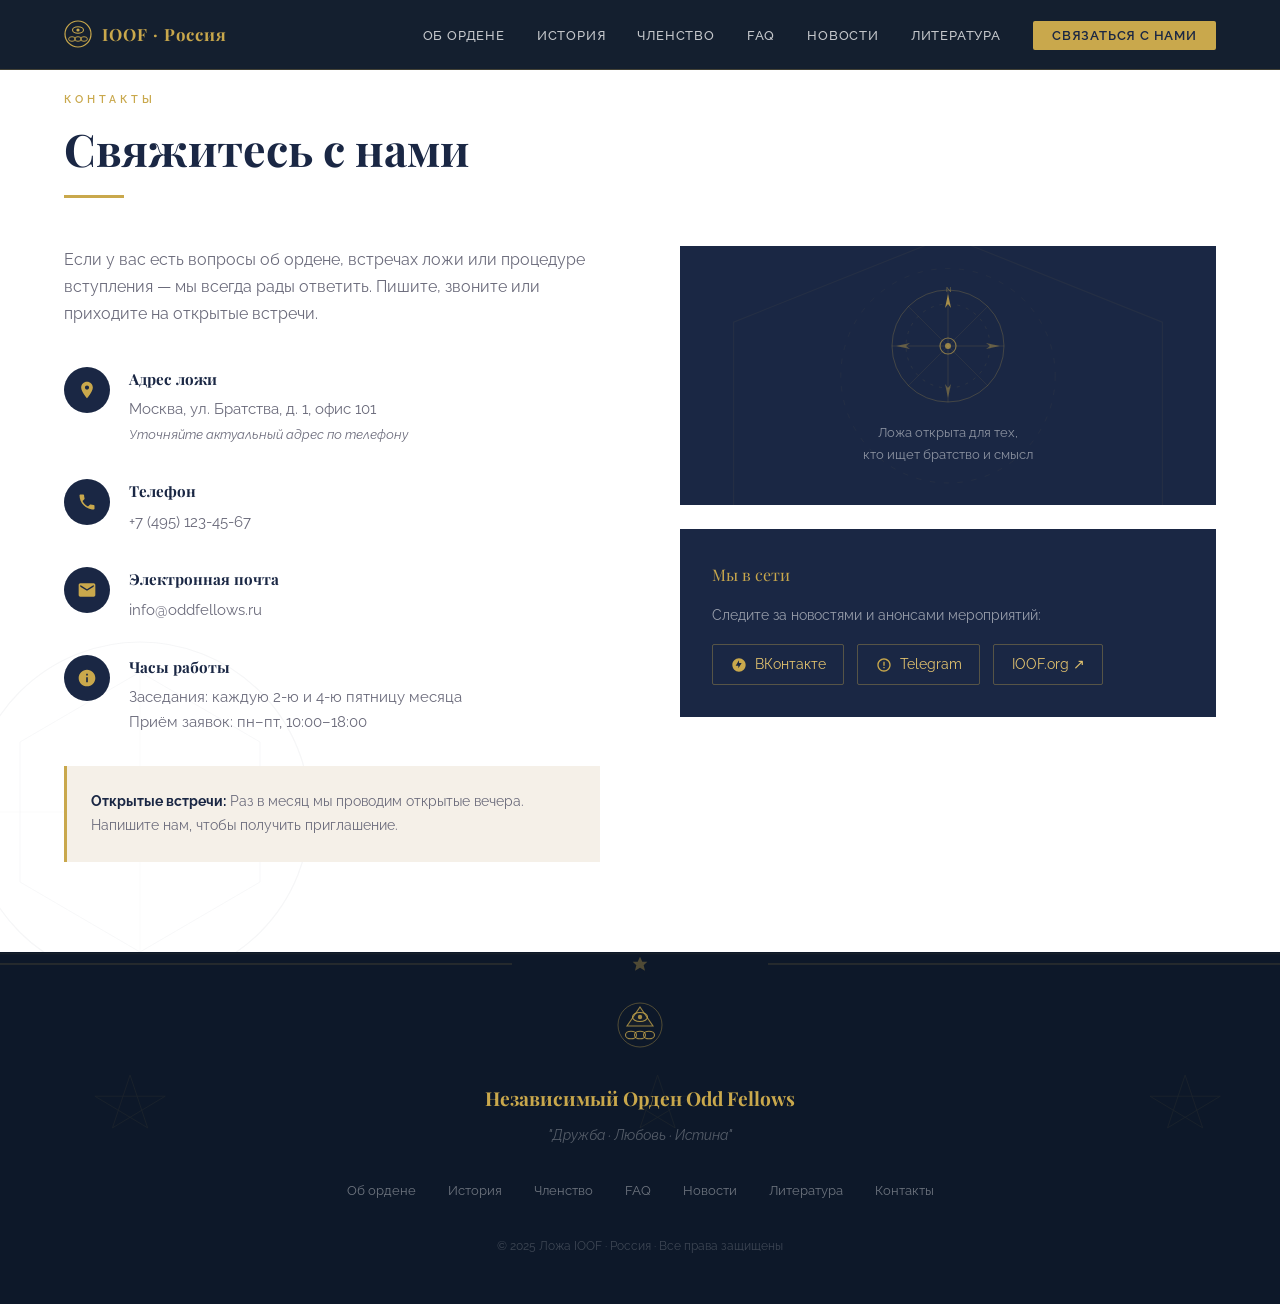
<file: contact.html>
<!DOCTYPE html>
<html lang="ru">
<head>
<meta charset="UTF-8">
<meta name="viewport" content="width=device-width, initial-scale=1.0">
<title>Контакты — Независимый Орден Odd Fellows</title>
<meta name="description" content="Как связаться с ложей Odd Fellows в России: адрес, телефон, почта и время встреч.">
<link rel="icon" href="favicon.svg" type="image/svg+xml">
<link rel="icon" href="favicon.ico" sizes="any">
<link rel="icon" href="favicon-32x32.png" type="image/png" sizes="32x32">
<link rel="icon" href="favicon-16x16.png" type="image/png" sizes="16x16">
<link rel="apple-touch-icon" href="apple-touch-icon.png">
<link href="https://fonts.googleapis.com/css2?family=Playfair+Display:ital,wght@0,400;0,600;0,700;0,900;1,400&family=Raleway:wght@300;400;500;600&display=swap" rel="stylesheet">
<link rel="stylesheet" href="style.css?v=5">
</head>
<body>
<nav>
  <a class="nav-logo" href="index.html">
    <svg width="28" height="28" viewBox="0 0 28 28" fill="none">
      <circle cx="14" cy="14" r="13" stroke="#c9a84c" stroke-width="1.2"/>
      <ellipse cx="14" cy="10" rx="5.5" ry="3.2" stroke="#c9a84c" stroke-width="1.1" fill="none"/>
      <circle cx="14" cy="10" r="1.6" fill="#c9a84c"/>
      <ellipse cx="8"  cy="19" rx="3.4" ry="2.3" stroke="#c9a84c" stroke-width=".9" fill="none"/>
      <ellipse cx="14" cy="19" rx="3.4" ry="2.3" stroke="#c9a84c" stroke-width=".9" fill="none"/>
      <ellipse cx="20" cy="19" rx="3.4" ry="2.3" stroke="#c9a84c" stroke-width=".9" fill="none"/>
    </svg>
    IOOF · Россия
  </a>
  <ul class="nav-links" id="navLinks">
    <li><a href="about.html">Об ордене</a></li>
    <li><a href="history.html">История</a></li>
    <li><a href="membership.html">Членство</a></li>
    <li><a href="faq.html">FAQ</a></li>
    <li><a href="news.html">Новости</a></li>
    <li><a href="literature.html">Литература</a></li>
    <li><a href="contact.html" class="nav-cta">Связаться с нами</a></li>
  </ul>
  <div class="burger" id="burger" onclick="toggleMenu()"><span></span><span></span><span></span></div>
</nav>
<section id="contact">

  <!-- Background ornament -->
  <svg style="position:absolute;left:-40px;bottom:-40px;opacity:.04;pointer-events:none" width="360" height="360" viewBox="0 0 360 360">
    <circle cx="180" cy="180" r="170" fill="none" stroke="#1a2744" stroke-width="1.2"/>
    <polygon points="180,40 300,110 300,250 180,320 60,250 60,110" fill="none" stroke="#1a2744" stroke-width=".8"/>
    <line x1="40" y1="180" x2="320" y2="180" stroke="#1a2744" stroke-width=".5"/>
    <line x1="180" y1="40" x2="180" y2="320" stroke="#1a2744" stroke-width=".5"/>
  </svg>

  <div class="max-w" style="position:relative;z-index:2">
    <p class="section-eyebrow">Контакты</p>
    <h2 class="section-title">Свяжитесь с нами</h2>
    <div class="gold-rule"></div>

    <div class="contact-grid">
      <div>
        <p style="color:var(--muted);margin-bottom:2.5rem">Если у вас есть вопросы об ордене, встречах ложи или процедуре вступления — мы всегда рады ответить. Пишите, звоните или приходите на открытые встречи.</p>

        <div class="contact-item">
          <div class="contact-icon">
            <svg viewBox="0 0 24 24"><path d="M12 2C8.13 2 5 5.13 5 9c0 5.25 7 13 7 13s7-7.75 7-13c0-3.87-3.13-7-7-7zm0 9.5c-1.38 0-2.5-1.12-2.5-2.5s1.12-2.5 2.5-2.5 2.5 1.12 2.5 2.5-1.12 2.5-2.5 2.5z"/></svg>
          </div>
          <div>
            <h4>Адрес ложи</h4>
            <p>Москва, ул. Братства, д. 1, офис 101<br><em style="font-size:.82rem">Уточняйте актуальный адрес по телефону</em></p>
          </div>
        </div>
        <div class="contact-item">
          <div class="contact-icon">
            <svg viewBox="0 0 24 24"><path d="M6.62 10.79c1.44 2.83 3.76 5.14 6.59 6.59l2.2-2.2c.27-.27.67-.36 1.02-.24 1.12.37 2.33.57 3.57.57.55 0 1 .45 1 1V20c0 .55-.45 1-1 1-9.39 0-17-7.61-17-17 0-.55.45-1 1-1h3.5c.55 0 1 .45 1 1 0 1.25.2 2.45.57 3.57.11.35.03.74-.25 1.02l-2.2 2.2z"/></svg>
          </div>
          <div>
            <h4>Телефон</h4>
            <a href="tel:+74951234567">+7 (495) 123-45-67</a>
          </div>
        </div>
        <div class="contact-item">
          <div class="contact-icon">
            <svg viewBox="0 0 24 24"><path d="M20 4H4c-1.1 0-2 .9-2 2v12c0 1.1.9 2 2 2h16c1.1 0 2-.9 2-2V6c0-1.1-.9-2-2-2zm0 4l-8 5-8-5V6l8 5 8-5v2z"/></svg>
          </div>
          <div>
            <h4>Электронная почта</h4>
            <a href="mailto:info@oddfellows.ru">info@oddfellows.ru</a>
          </div>
        </div>
        <div class="contact-item">
          <div class="contact-icon">
            <svg viewBox="0 0 24 24"><path d="M12 2C6.48 2 2 6.48 2 12s4.48 10 10 10 10-4.48 10-10S17.52 2 12 2zm1 15h-2v-6h2v6zm0-8h-2V7h2v2z"/></svg>
          </div>
          <div>
            <h4>Часы работы</h4>
            <p>Заседания: каждую 2-ю и 4-ю пятницу месяца<br>Приём заявок: пн–пт, 10:00–18:00</p>
          </div>
        </div>

        <div style="margin-top:1rem;padding:1.5rem;background:var(--cream);border-left:3px solid var(--gold)">
          <p style="font-size:.88rem;color:var(--muted)"><strong style="color:var(--navy)">Открытые встречи:</strong> Раз в месяц мы проводим открытые вечера. Напишите нам, чтобы получить приглашение.</p>
        </div>
      </div>

      <div>
        <!-- Decorative lodge illustration -->
        <div style="background:var(--navy);padding:2.5rem;margin-bottom:1.5rem;position:relative;overflow:hidden;min-height:220px;display:flex;flex-direction:column;align-items:center;justify-content:center">
          <svg style="position:absolute;inset:0;width:100%;height:100%;opacity:.06" viewBox="0 0 500 300" preserveAspectRatio="xMidYMid slice">
            <polygon points="250,20 450,100 450,280 50,280 50,100" fill="none" stroke="#c9a84c" stroke-width="1"/>
            <circle cx="250" cy="150" r="100" fill="none" stroke="#c9a84c" stroke-width=".8" stroke-dasharray="5,8"/>
          </svg>
          <!-- Compass rose -->
          <svg width="120" height="120" viewBox="0 0 120 120" style="position:relative;z-index:1">
            <circle cx="60" cy="60" r="56" fill="none" stroke="#c9a84c" stroke-width=".8" opacity=".3"/>
            <circle cx="60" cy="60" r="42" fill="none" stroke="#c9a84c" stroke-width=".5" opacity=".2" stroke-dasharray="3,6"/>
            <!-- 8 compass points -->
            <line x1="60" y1="4"  x2="60" y2="116" stroke="#c9a84c" stroke-width=".6" opacity=".25"/>
            <line x1="4"  y1="60" x2="116" y2="60"  stroke="#c9a84c" stroke-width=".6" opacity=".25"/>
            <line x1="20" y1="20" x2="100" y2="100" stroke="#c9a84c" stroke-width=".5" opacity=".18"/>
            <line x1="100" y1="20" x2="20" y2="100" stroke="#c9a84c" stroke-width=".5" opacity=".18"/>
            <!-- Cardinal arrows N S E W -->
            <polygon points="60,8 63,22 60,18 57,22" fill="#c9a84c" opacity=".8"/>
            <polygon points="60,112 63,98 60,102 57,98" fill="#c9a84c" opacity=".4"/>
            <polygon points="8,60 22,57 18,60 22,63" fill="#c9a84c" opacity=".4"/>
            <polygon points="112,60 98,57 102,60 98,63" fill="#c9a84c" opacity=".4"/>
            <!-- N label -->
            <text x="60" y="6" text-anchor="middle" font-family="Raleway,sans-serif" font-size="7" fill="#c9a84c" opacity=".6">N</text>
            <!-- Center ornament -->
            <circle cx="60" cy="60" r="8" fill="none" stroke="#c9a84c" stroke-width="1.2" opacity=".6"/>
            <circle cx="60" cy="60" r="3" fill="#c9a84c" opacity=".7"/>
          </svg>
          <p style="color:rgba(255,255,255,.5);font-size:.8rem;text-align:center;margin-top:1rem;position:relative;z-index:1">Ложа открыта для тех,<br>кто ищет братство и смысл</p>
        </div>

        <div style="background:var(--navy);padding:2rem">
          <div style="font-family:'Playfair Display',serif;color:var(--gold);margin-bottom:1rem;font-size:1rem">Мы в сети</div>
          <p style="font-size:.88rem;color:rgba(255,255,255,.55);margin-bottom:1rem">Следите за новостями и анонсами мероприятий:</p>
          <div style="display:flex;gap:.8rem;flex-wrap:wrap">
            <a href="#" style="color:var(--gold2);text-decoration:none;font-size:.85rem;border:1px solid rgba(201,168,76,.35);padding:.5rem 1.1rem;border-radius:2px;transition:border-color .2s;display:flex;align-items:center;gap:.5rem">
              <svg width="16" height="16" viewBox="0 0 24 24" fill="#c9a84c"><path d="M12 2C6.48 2 2 6.48 2 12s4.48 10 10 10 10-4.48 10-10S17.52 2 12 2zm-1 15v-4H7l5-8v4h4l-5 8z"/></svg>
              ВКонтакте
            </a>
            <a href="#" style="color:var(--gold2);text-decoration:none;font-size:.85rem;border:1px solid rgba(201,168,76,.35);padding:.5rem 1.1rem;border-radius:2px;transition:border-color .2s;display:flex;align-items:center;gap:.5rem">
              <svg width="16" height="16" viewBox="0 0 24 24" fill="#c9a84c"><path d="M12 2C6.48 2 2 6.48 2 12s4.48 10 10 10 10-4.48 10-10S17.52 2 12 2zm0 18c-4.41 0-8-3.59-8-8s3.59-8 8-8 8 3.59 8 8-3.59 8-8 8zm-1-13h2v6h-2zm0 8h2v2h-2z"/></svg>
              Telegram
            </a>
            <a href="#" style="color:var(--gold2);text-decoration:none;font-size:.85rem;border:1px solid rgba(201,168,76,.35);padding:.5rem 1.1rem;border-radius:2px;transition:border-color .2s">IOOF.org ↗</a>
          </div>
        </div>
      </div>
    </div>
  </div>
</section>
<footer>
  <!-- Decorative background SVG -->
  <svg style="position:absolute;inset:0;width:100%;height:100%;opacity:.07;pointer-events:none" viewBox="0 0 1400 200" preserveAspectRatio="xMidYMid slice">
    <!-- Full-width star pattern -->
    <g stroke="#c9a84c" fill="none" stroke-width=".5">
      <polygon points="100,100 110,70 120,100 90,82 130,82"/>
      <polygon points="400,100 410,70 420,100 390,82 430,82"/>
      <polygon points="700,100 710,70 720,100 690,82 730,82"/>
      <polygon points="1000,100 1010,70 1020,100 990,82 1030,82"/>
      <polygon points="1300,100 1310,70 1320,100 1290,82 1330,82"/>
    </g>
    <line x1="0" y1="1" x2="1400" y2="1" stroke="#c9a84c" stroke-width=".7"/>
  </svg>
  <!-- Ornamental top border -->
  <svg style="position:absolute;top:0;left:0;right:0;width:100%;height:24px;opacity:.35" viewBox="0 0 1400 24" preserveAspectRatio="xMidYMid meet">
    <line x1="0" y1="12" x2="560" y2="12" stroke="#c9a84c" stroke-width=".8"/>
    <g transform="translate(700,12)">
      <polygon points="0,-8 2.5,-2.5 8,-2.5 4,1.5 5.5,7.5 0,4 -5.5,7.5 -4,1.5 -8,-2.5 -2.5,-2.5" fill="#c9a84c"/>
    </g>
    <line x1="840" y1="12" x2="1400" y2="12" stroke="#c9a84c" stroke-width=".8"/>
  </svg>

  <div style="position:relative;z-index:2;margin-bottom:2rem">
    <svg width="50" height="50" viewBox="0 0 50 50" style="display:block;margin:0 auto 1rem">
      <circle cx="25" cy="25" r="22" fill="none" stroke="#c9a84c" stroke-width=".9" opacity=".4"/>
      <ellipse cx="25" cy="17" rx="7.5" ry="4.5" stroke="#c9a84c" stroke-width="1.1" fill="none" opacity=".85"/>
      <circle cx="25" cy="17" r="2.2" fill="#c9a84c" opacity=".8"/>
      <polygon points="25,7 38,26 12,26" stroke="#c9a84c" stroke-width="1.1" fill="rgba(201,168,76,.06)" opacity=".75"/>
      <ellipse cx="16" cy="35" rx="5.5" ry="3.8" stroke="#c9a84c" stroke-width="1.1" fill="none" opacity=".8"/>
      <ellipse cx="25" cy="35" rx="5.5" ry="3.8" stroke="#c9a84c" stroke-width="1.1" fill="none" opacity=".8"/>
      <ellipse cx="34" cy="35" rx="5.5" ry="3.8" stroke="#c9a84c" stroke-width="1.1" fill="none" opacity=".8"/>
    </svg>
  </div>

  <div class="footer-logo">Независимый Орден Odd Fellows</div>
  <p class="footer-motto">"Дружба · Любовь · Истина"</p>
  <div class="footer-links">
    <a href="about.html">Об ордене</a>
    <a href="history.html">История</a>
    <a href="membership.html">Членство</a>
    <a href="faq.html">FAQ</a>
    <a href="news.html">Новости</a>
    <a href="literature.html">Литература</a>
    <a href="contact.html">Контакты</a>
  </div>
  <p class="footer-copy">© 2025 Ложа IOOF · Россия · Все права защищены</p>
</footer>
<script src="script.js?v=2"></script>
</body>
</html>
</file>
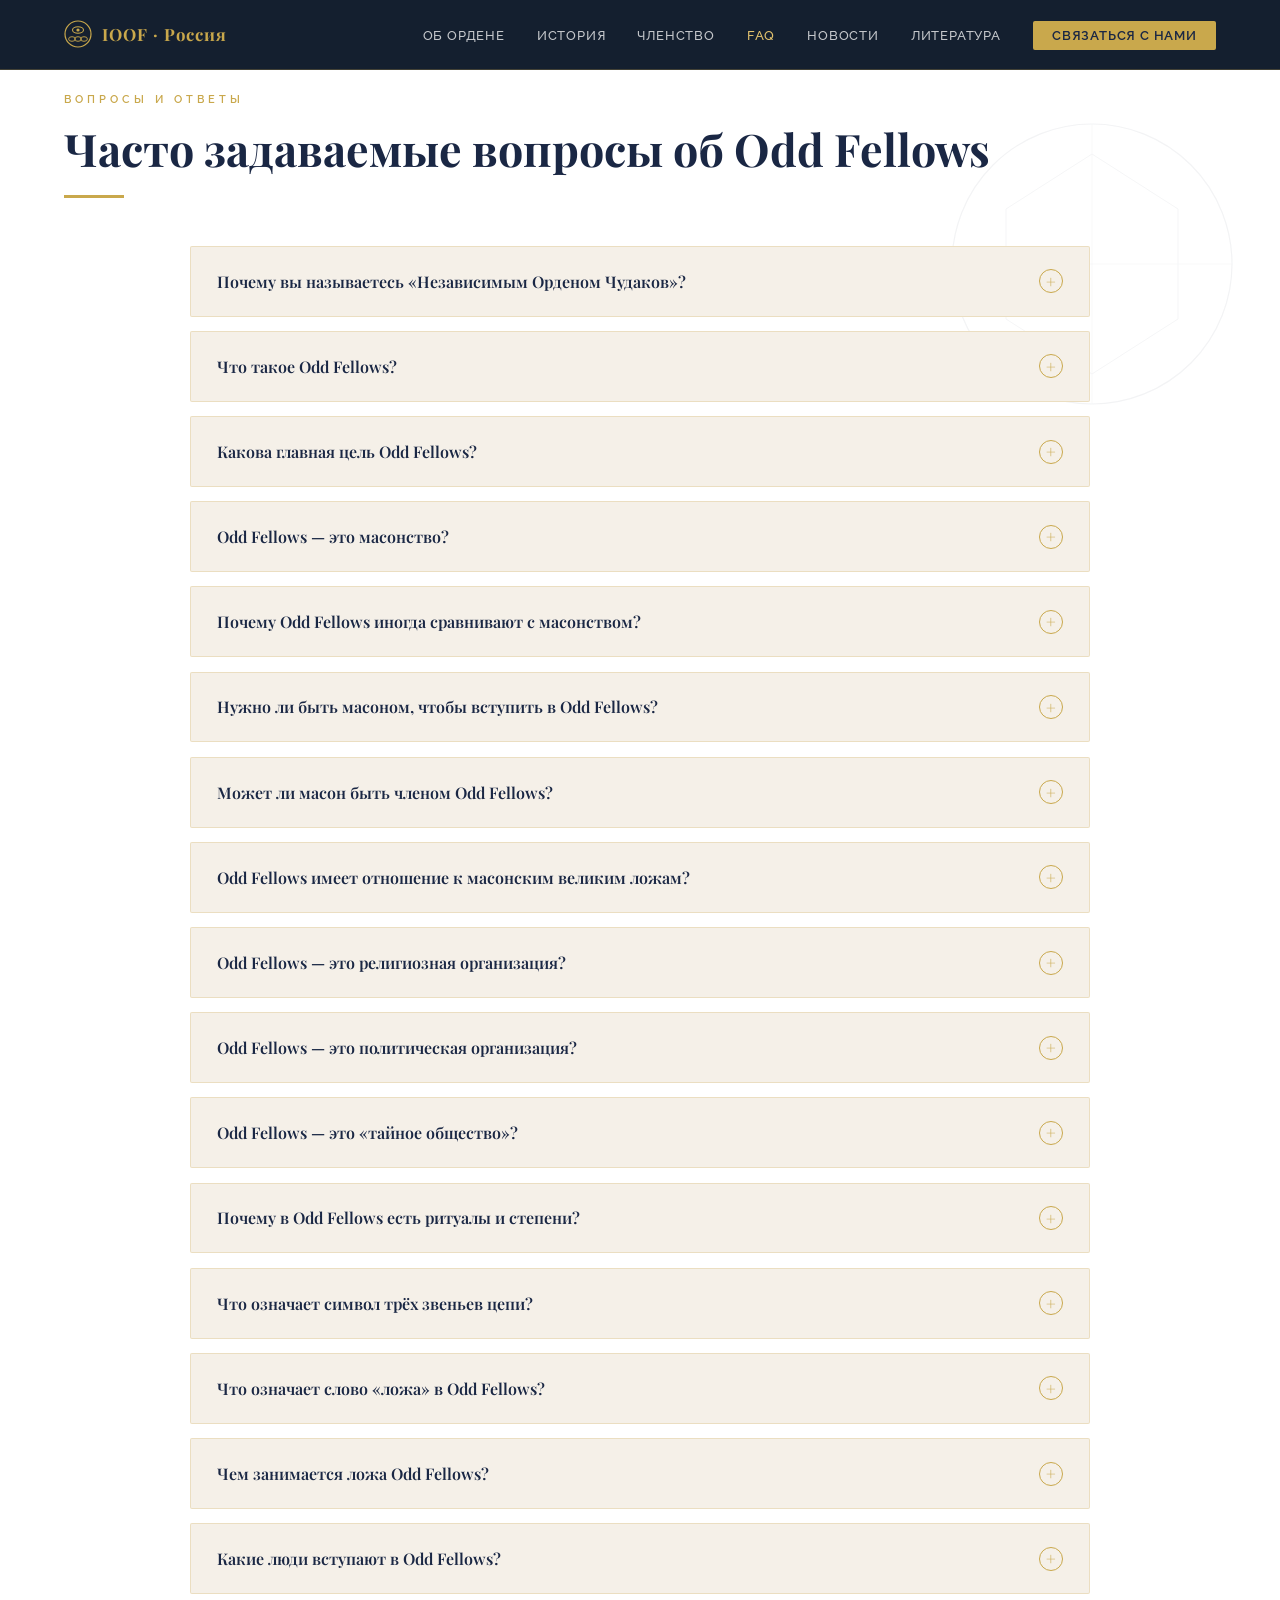
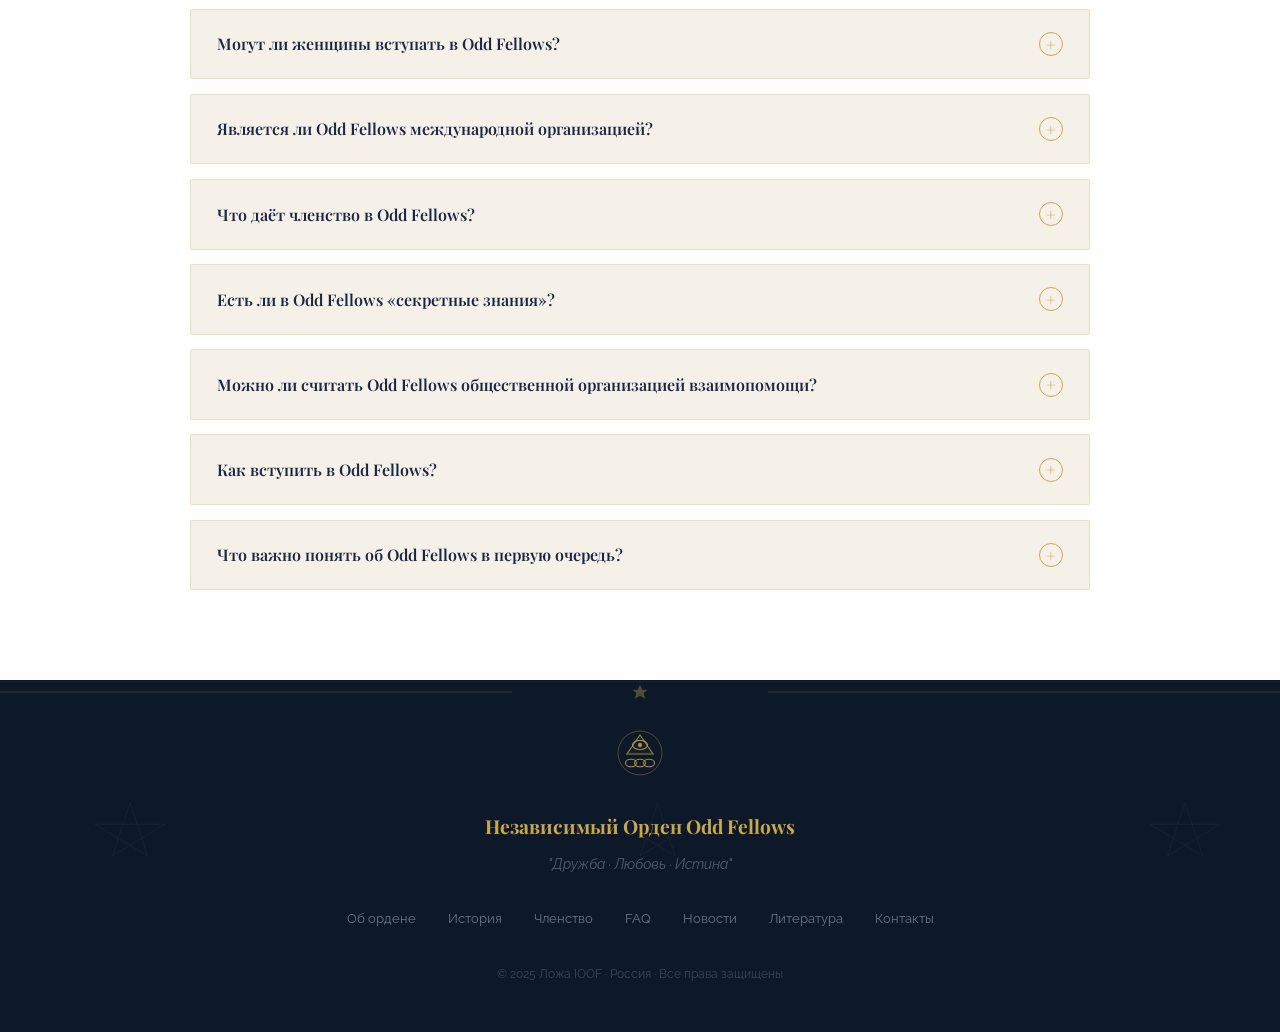
<file: faq.html>
<!DOCTYPE html>
<html lang="ru">
<head>
<meta charset="UTF-8">
<meta name="viewport" content="width=device-width, initial-scale=1.0">
<title>FAQ — Независимый Орден Odd Fellows</title>
<meta name="description" content="Часто задаваемые вопросы об ордене Odd Fellows.">
<link rel="icon" href="favicon.svg" type="image/svg+xml">
<link rel="icon" href="favicon.ico" sizes="any">
<link rel="icon" href="favicon-32x32.png" type="image/png" sizes="32x32">
<link rel="icon" href="favicon-16x16.png" type="image/png" sizes="16x16">
<link rel="apple-touch-icon" href="apple-touch-icon.png">
<link href="https://fonts.googleapis.com/css2?family=Playfair+Display:ital,wght@0,400;0,600;0,700;0,900;1,400&family=Raleway:wght@300;400;500;600&display=swap" rel="stylesheet">
<link rel="stylesheet" href="style.css?v=5">
</head>
<body>
<nav>
  <a class="nav-logo" href="index.html">
    <svg width="28" height="28" viewBox="0 0 28 28" fill="none">
      <circle cx="14" cy="14" r="13" stroke="#c9a84c" stroke-width="1.2"/>
      <ellipse cx="14" cy="10" rx="5.5" ry="3.2" stroke="#c9a84c" stroke-width="1.1" fill="none"/>
      <circle cx="14" cy="10" r="1.6" fill="#c9a84c"/>
      <ellipse cx="8"  cy="19" rx="3.4" ry="2.3" stroke="#c9a84c" stroke-width=".9" fill="none"/>
      <ellipse cx="14" cy="19" rx="3.4" ry="2.3" stroke="#c9a84c" stroke-width=".9" fill="none"/>
      <ellipse cx="20" cy="19" rx="3.4" ry="2.3" stroke="#c9a84c" stroke-width=".9" fill="none"/>
    </svg>
    IOOF · Россия
  </a>
  <ul class="nav-links" id="navLinks">
    <li><a href="about.html">Об ордене</a></li>
    <li><a href="history.html">История</a></li>
    <li><a href="membership.html">Членство</a></li>
    <li><a href="faq.html" class="active">FAQ</a></li>
    <li><a href="news.html">Новости</a></li>
    <li><a href="literature.html">Литература</a></li>
    <li><a href="contact.html" class="nav-cta">Связаться с нами</a></li>
  </ul>
  <div class="burger" id="burger" onclick="toggleMenu()"><span></span><span></span><span></span></div>
</nav>
<section id="faq">

  <!-- Background watermark -->
  <svg style="position:absolute;right:3%;top:5%;opacity:.05;pointer-events:none" width="300" height="300" viewBox="0 0 300 300">
    <circle cx="150" cy="150" r="140" fill="none" stroke="#1a2744" stroke-width="1.2"/>
    <polygon points="150,40 236,95 236,205 150,260 64,205 64,95" fill="none" stroke="#1a2744" stroke-width=".8"/>
    <line x1="150" y1="10" x2="150" y2="290" stroke="#1a2744" stroke-width=".5"/>
    <line x1="10" y1="150" x2="290" y2="150" stroke="#1a2744" stroke-width=".5"/>
  </svg>

  <div class="max-w" style="position:relative;z-index:2">
    <p class="section-eyebrow">Вопросы и ответы</p>
    <h2 class="section-title">Часто задаваемые вопросы об Odd Fellows</h2>
    <div class="gold-rule"></div>

    <div class="faq-list">
      <details class="faq-item">
        <summary class="faq-question">Почему вы называетесь «Независимым Орденом Чудаков»?<span class="faq-icon">+</span></summary>
        <div class="faq-answer">
          <p>Название Odd Fellows действительно необычно — и именно поэтому мы сохраняем эту необычность и в русском переводе: «Независимый Орден Чудаков».</p>
          <p>Однако английское слово odd здесь не следует понимать просто как современное «странный» или «эксцентричный». Название возникло в Англии несколько столетий назад, и его точное происхождение сегодня неизвестно. Существует несколько исторических объяснений.</p>
          <p>Согласно одной традиции, «чудаками» — odd fellows — называли обычных людей, которые в эпоху, когда каждый в значительной степени был предоставлен самому себе, объединялись ради взаимной помощи, поддержки больных, вдов, сирот и нуждающихся. Сама идея того, что люди разных занятий добровольно создают братство, чтобы помогать друг другу, могла восприниматься современниками как нечто необычное — odd.</p>
          <p>По другой версии, речь шла о представителях различных небольших или «разрозненных» профессий и ремёсел, которым не хватало численности для создания собственных профессиональных гильдий. Они объединялись между собой ради взаимопомощи и постепенно создали собственные ложи.</p>
          <p>Историки Odd Fellowship подчёркивают, что ни одна из этих версий не может считаться окончательно доказанной. Но само необычное название сохранилось и стало частью идентичности Ордена.</p>
          <p>Поэтому слово «чудаки» в нашем русском названии следует понимать скорее в старом и доброжелательном смысле: люди, которые поступают немного не так, как принято, потому что считают нормальным помогать друг другу и окружающим.</p>
          <p>В этом смысле название, пожалуй, до сих пор вполне нам подходит.</p>
        </div>
      </details>

      <details class="faq-item">
        <summary class="faq-question">Что такое Odd Fellows?<span class="faq-icon">+</span></summary>
        <div class="faq-answer">
          <p>Odd Fellows, или Independent Order of Odd Fellows, — это международная братская и благотворительная организация, объединяющая людей на основе дружбы, взаимной поддержки, личной ответственности и служения обществу.</p>
          <p>Главные принципы Odd Fellows традиционно выражаются словами:</p>
          <p><strong>Friendship, Love and Truth — Дружба, Любовь и Истина.</strong></p>
        </div>
      </details>

      <details class="faq-item">
        <summary class="faq-question">Какова главная цель Odd Fellows?<span class="faq-icon">+</span></summary>
        <div class="faq-answer">
          <p>Цель Odd Fellows — объединять людей, готовых помогать друг другу и обществу.</p>
          <p>Историческая формула служения Odd Fellows звучит так: посещать больных, помогать нуждающимся, достойно провожать умерших и заботиться о сиротах.</p>
          <p>В современном мире это выражается в благотворительности, волонтёрстве, поддержке социальных проектов, братской взаимопомощи, дружеском общении и личном нравственном развитии.</p>
        </div>
      </details>

      <details class="faq-item">
        <summary class="faq-question">Odd Fellows — это масонство?<span class="faq-icon">+</span></summary>
        <div class="faq-answer">
          <p><strong>Нет. Odd Fellows — не масонство.</strong></p>
          <p>Odd Fellows не является частью масонства, не подчиняется масонским великим ложам, не получает от них полномочий и не является масонским орденом, степенью, уставом или «парамасонской» структурой.</p>
          <p>Это самостоятельная историческая братская организация со своей собственной традицией, символикой, структурой, степенями, ритуалами, уставами и благотворительной миссией.</p>
        </div>
      </details>

      <details class="faq-item">
        <summary class="faq-question">Почему Odd Fellows иногда сравнивают с масонством?<span class="faq-icon">+</span></summary>
        <div class="faq-answer">
          <p>Сравнение возникает потому, что у многих старых братских обществ есть внешне похожие элементы: ложи, собрания, символы, церемонии, должностные лица, степени, братское обращение и благотворительная деятельность.</p>
          <p>Однако такие элементы не делают организацию масонской. В XVIII–XIX веках подобные формы были обычны для разных братских, взаимопомощных и благотворительных обществ. Odd Fellows и масонство — разные организации с разной историей, разной системой управления и разной внутренней традицией.</p>
        </div>
      </details>

      <details class="faq-item">
        <summary class="faq-question">Нужно ли быть масоном, чтобы вступить в Odd Fellows?<span class="faq-icon">+</span></summary>
        <div class="faq-answer">
          <p><strong>Нет.</strong> Масонство не является условием вступления в Odd Fellows.</p>
          <p>Членом Odd Fellows может стать человек, который разделяет ценности дружбы, помощи ближнему, честности, ответственности и уважительного отношения к другим людям, при соблюдении правил конкретной юрисдикции и ложи.</p>
        </div>
      </details>

      <details class="faq-item">
        <summary class="faq-question">Может ли масон быть членом Odd Fellows?<span class="faq-icon">+</span></summary>
        <div class="faq-answer">
          <p>Да, если он соответствует требованиям Odd Fellows и принят в установленном порядке.</p>
          <p>Но это не означает организационной связи между Odd Fellows и масонством. Один и тот же человек может состоять в разных общественных, благотворительных, профессиональных или братских объединениях. Личное членство отдельных людей не превращает одну организацию в часть другой.</p>
        </div>
      </details>

      <details class="faq-item">
        <summary class="faq-question">Odd Fellows имеет отношение к масонским великим ложам?<span class="faq-icon">+</span></summary>
        <div class="faq-answer">
          <p><strong>Нет.</strong> Odd Fellows не находится под управлением масонских великих лож, не требует масонского признания и не является частью масонской системы.</p>
          <p>Odd Fellows имеет собственные органы управления, собственные правила, собственные ложи и собственную международную структуру.</p>
        </div>
      </details>

      <details class="faq-item">
        <summary class="faq-question">Odd Fellows — это религиозная организация?<span class="faq-icon">+</span></summary>
        <div class="faq-answer">
          <p><strong>Нет.</strong> Odd Fellows не является церковью, сектой, религиозным движением или заменой религиозной жизни.</p>
          <p>Организация уважает веру и мировоззрение своих членов, но не занимается богословскими спорами, не навязывает религиозных взглядов и не подменяет собой храм, церковь, мечеть, синагогу или любую иную религиозную общину.</p>
        </div>
      </details>

      <details class="faq-item">
        <summary class="faq-question">Odd Fellows — это политическая организация?<span class="faq-icon">+</span></summary>
        <div class="faq-answer">
          <p><strong>Нет.</strong> Odd Fellows не является политической партией, политическим клубом или движением.</p>
          <p>В ложах Odd Fellows не ведутся партийные споры и не продвигаются политические программы. Основное внимание уделяется дружбе, благотворительности, взаимной поддержке, воспитанию ответственности и служению обществу.</p>
        </div>
      </details>

      <details class="faq-item">
        <summary class="faq-question">Odd Fellows — это «тайное общество»?<span class="faq-icon">+</span></summary>
        <div class="faq-answer">
          <p>Odd Fellows не является тайным обществом в смысле скрытой политической, религиозной или иной организации с закрытыми общественными целями.</p>
          <p>Как и многие братские общества, Odd Fellows имеет внутренние церемонии, знаки, традиции и элементы, предназначенные для членов. Но цели организации открыты: дружба, взаимопомощь, благотворительность, нравственное развитие и служение обществу.</p>
        </div>
      </details>

      <details class="faq-item">
        <summary class="faq-question">Почему в Odd Fellows есть ритуалы и степени?<span class="faq-icon">+</span></summary>
        <div class="faq-answer">
          <p>Ритуалы и степени в Odd Fellows используются как символическая и воспитательная форма.</p>
          <p>Они помогают передавать нравственные уроки, говорить о дружбе, верности, милосердии, ответственности, честности и служении ближнему.</p>
          <p>Это не религиозные таинства, не магические действия и не эзотерическое учение. Это традиционный язык братского общества, через который участникам передаются моральные и этические идеи.</p>
        </div>
      </details>

      <details class="faq-item">
        <summary class="faq-question">Что означает символ трёх звеньев цепи?<span class="faq-icon">+</span></summary>
        <div class="faq-answer">
          <p>Три соединённых звена — один из наиболее известных символов Odd Fellows. Они обозначают три главных принципа:</p>
          <p><strong>Friendship, Love and Truth — Дружба, Любовь и Истина.</strong></p>
          <p>Цепь также напоминает о связи между людьми, взаимной поддержке и ответственности друг перед другом.</p>
        </div>
      </details>

      <details class="faq-item">
        <summary class="faq-question">Что означает слово «ложа» в Odd Fellows?<span class="faq-icon">+</span></summary>
        <div class="faq-answer">
          <p>В Odd Fellows слово «ложа» означает местное отделение или собрание членов организации.</p>
          <p>Это не делает Odd Fellows масонством. Слово «ложа» исторически использовалось разными братскими, ремесленными, благотворительными и общественными организациями.</p>
        </div>
      </details>

      <details class="faq-item">
        <summary class="faq-question">Чем занимается ложа Odd Fellows?<span class="faq-icon">+</span></summary>
        <div class="faq-answer">
          <p>Ложа Odd Fellows проводит регулярные встречи, принимает новых членов, организует благотворительные и социальные проекты, поддерживает членов в трудных обстоятельствах, развивает братское общение и участвует в жизни местного сообщества.</p>
        </div>
      </details>

      <details class="faq-item">
        <summary class="faq-question">Какие люди вступают в Odd Fellows?<span class="faq-icon">+</span></summary>
        <div class="faq-answer">
          <p>В Odd Fellows вступают люди, которым близки идеи дружбы, взаимной поддержки, благотворительности, личной ответственности и уважения к другим.</p>
          <p>Для Odd Fellows важны не происхождение, социальный статус, профессия или материальное положение, а готовность человека быть полезным, честным, доброжелательным и деятельным членом братского сообщества.</p>
        </div>
      </details>

      <details class="faq-item">
        <summary class="faq-question">Могут ли женщины вступать в Odd Fellows?<span class="faq-icon">+</span></summary>
        <div class="faq-answer">
          <p>В международной традиции Odd Fellows существует женская ветвь Rebekahs. В ряде юрисдикций современные правила также допускают более широкое участие женщин в соответствии с местным законодательством и уставами конкретной юрисдикции.</p>
          <p>Порядок членства зависит от страны, юрисдикции и действующих правил организации.</p>
        </div>
      </details>

      <details class="faq-item">
        <summary class="faq-question">Является ли Odd Fellows международной организацией?<span class="faq-icon">+</span></summary>
        <div class="faq-answer">
          <p><strong>Да.</strong> Odd Fellows — международное движение с ложами и юрисдикциями в разных странах.</p>
          <p>При этом каждая страна и каждая юрисдикция действуют в соответствии с местным законодательством и внутренними правилами организации.</p>
        </div>
      </details>

      <details class="faq-item">
        <summary class="faq-question">Что даёт членство в Odd Fellows?<span class="faq-icon">+</span></summary>
        <div class="faq-answer">
          <p>Членство в Odd Fellows даёт возможность быть частью международного братского сообщества, участвовать в благотворительности, находить друзей, развивать навыки общения и ответственности, поддерживать других и получать поддержку самому.</p>
          <p>Odd Fellows — это не клуб привилегий и не инструмент карьерного продвижения. Это путь личного участия, служения и братской взаимопомощи.</p>
        </div>
      </details>

      <details class="faq-item">
        <summary class="faq-question">Есть ли в Odd Fellows «секретные знания»?<span class="faq-icon">+</span></summary>
        <div class="faq-answer">
          <p><strong>Нет.</strong> Odd Fellows не предлагает «секретных знаний», эзотерических учений или оккультных практик.</p>
          <p>Внутренняя традиция Odd Fellows состоит из символических церемоний, нравственных наставлений и братских обычаев. Их задача — не скрыть информацию от общества, а создать особую воспитательную и доверительную среду для членов.</p>
        </div>
      </details>

      <details class="faq-item">
        <summary class="faq-question">Можно ли считать Odd Fellows общественной организацией взаимопомощи?<span class="faq-icon">+</span></summary>
        <div class="faq-answer">
          <p><strong>Да</strong>, в широком смысле Odd Fellows можно описать как братскую организацию взаимопомощи и благотворительности.</p>
          <p>Исторически такие организации помогали людям до появления развитых систем социальной защиты. Сегодня Odd Fellows сохраняет эту традицию, соединяя дружеское общение, нравственные ценности и практическую помощь.</p>
        </div>
      </details>

      <details class="faq-item">
        <summary class="faq-question">Как вступить в Odd Fellows?<span class="faq-icon">+</span></summary>
        <div class="faq-answer">
          <p>Обычно путь к членству начинается с знакомства с действующей ложей или представителями организации. Кандидат узнаёт о целях, правилах и традициях Odd Fellows, после чего может подать заявление в установленном порядке.</p>
          <p>Порядок вступления зависит от конкретной юрисдикции, местных правил и действующего законодательства.</p>
        </div>
      </details>

      <details class="faq-item">
        <summary class="faq-question">Что важно понять об Odd Fellows в первую очередь?<span class="faq-icon">+</span></summary>
        <div class="faq-answer">
          <p>Odd Fellows — это самостоятельная братская и благотворительная организация, основанная на дружбе, взаимопомощи, уважении и служении обществу.</p>
          <p>Odd Fellows — не масонство, не религия, не политическая структура и не закрытый клуб влияния. Это сообщество людей, которые стремятся делать добрые дела, поддерживать друг друга и строить отношения на принципах Дружбы, Любви и Истины.</p>
        </div>
      </details>
    </div>
  </div>
</section>
<footer>
  <!-- Decorative background SVG -->
  <svg style="position:absolute;inset:0;width:100%;height:100%;opacity:.07;pointer-events:none" viewBox="0 0 1400 200" preserveAspectRatio="xMidYMid slice">
    <!-- Full-width star pattern -->
    <g stroke="#c9a84c" fill="none" stroke-width=".5">
      <polygon points="100,100 110,70 120,100 90,82 130,82"/>
      <polygon points="400,100 410,70 420,100 390,82 430,82"/>
      <polygon points="700,100 710,70 720,100 690,82 730,82"/>
      <polygon points="1000,100 1010,70 1020,100 990,82 1030,82"/>
      <polygon points="1300,100 1310,70 1320,100 1290,82 1330,82"/>
    </g>
    <line x1="0" y1="1" x2="1400" y2="1" stroke="#c9a84c" stroke-width=".7"/>
  </svg>
  <!-- Ornamental top border -->
  <svg style="position:absolute;top:0;left:0;right:0;width:100%;height:24px;opacity:.35" viewBox="0 0 1400 24" preserveAspectRatio="xMidYMid meet">
    <line x1="0" y1="12" x2="560" y2="12" stroke="#c9a84c" stroke-width=".8"/>
    <g transform="translate(700,12)">
      <polygon points="0,-8 2.5,-2.5 8,-2.5 4,1.5 5.5,7.5 0,4 -5.5,7.5 -4,1.5 -8,-2.5 -2.5,-2.5" fill="#c9a84c"/>
    </g>
    <line x1="840" y1="12" x2="1400" y2="12" stroke="#c9a84c" stroke-width=".8"/>
  </svg>

  <div style="position:relative;z-index:2;margin-bottom:2rem">
    <svg width="50" height="50" viewBox="0 0 50 50" style="display:block;margin:0 auto 1rem">
      <circle cx="25" cy="25" r="22" fill="none" stroke="#c9a84c" stroke-width=".9" opacity=".4"/>
      <ellipse cx="25" cy="17" rx="7.5" ry="4.5" stroke="#c9a84c" stroke-width="1.1" fill="none" opacity=".85"/>
      <circle cx="25" cy="17" r="2.2" fill="#c9a84c" opacity=".8"/>
      <polygon points="25,7 38,26 12,26" stroke="#c9a84c" stroke-width="1.1" fill="rgba(201,168,76,.06)" opacity=".75"/>
      <ellipse cx="16" cy="35" rx="5.5" ry="3.8" stroke="#c9a84c" stroke-width="1.1" fill="none" opacity=".8"/>
      <ellipse cx="25" cy="35" rx="5.5" ry="3.8" stroke="#c9a84c" stroke-width="1.1" fill="none" opacity=".8"/>
      <ellipse cx="34" cy="35" rx="5.5" ry="3.8" stroke="#c9a84c" stroke-width="1.1" fill="none" opacity=".8"/>
    </svg>
  </div>

  <div class="footer-logo">Независимый Орден Odd Fellows</div>
  <p class="footer-motto">"Дружба · Любовь · Истина"</p>
  <div class="footer-links">
    <a href="about.html">Об ордене</a>
    <a href="history.html">История</a>
    <a href="membership.html">Членство</a>
    <a href="faq.html">FAQ</a>
    <a href="news.html">Новости</a>
    <a href="literature.html">Литература</a>
    <a href="contact.html">Контакты</a>
  </div>
  <p class="footer-copy">© 2025 Ложа IOOF · Россия · Все права защищены</p>
</footer>
<script src="script.js?v=2"></script>
</body>
</html>
</file>
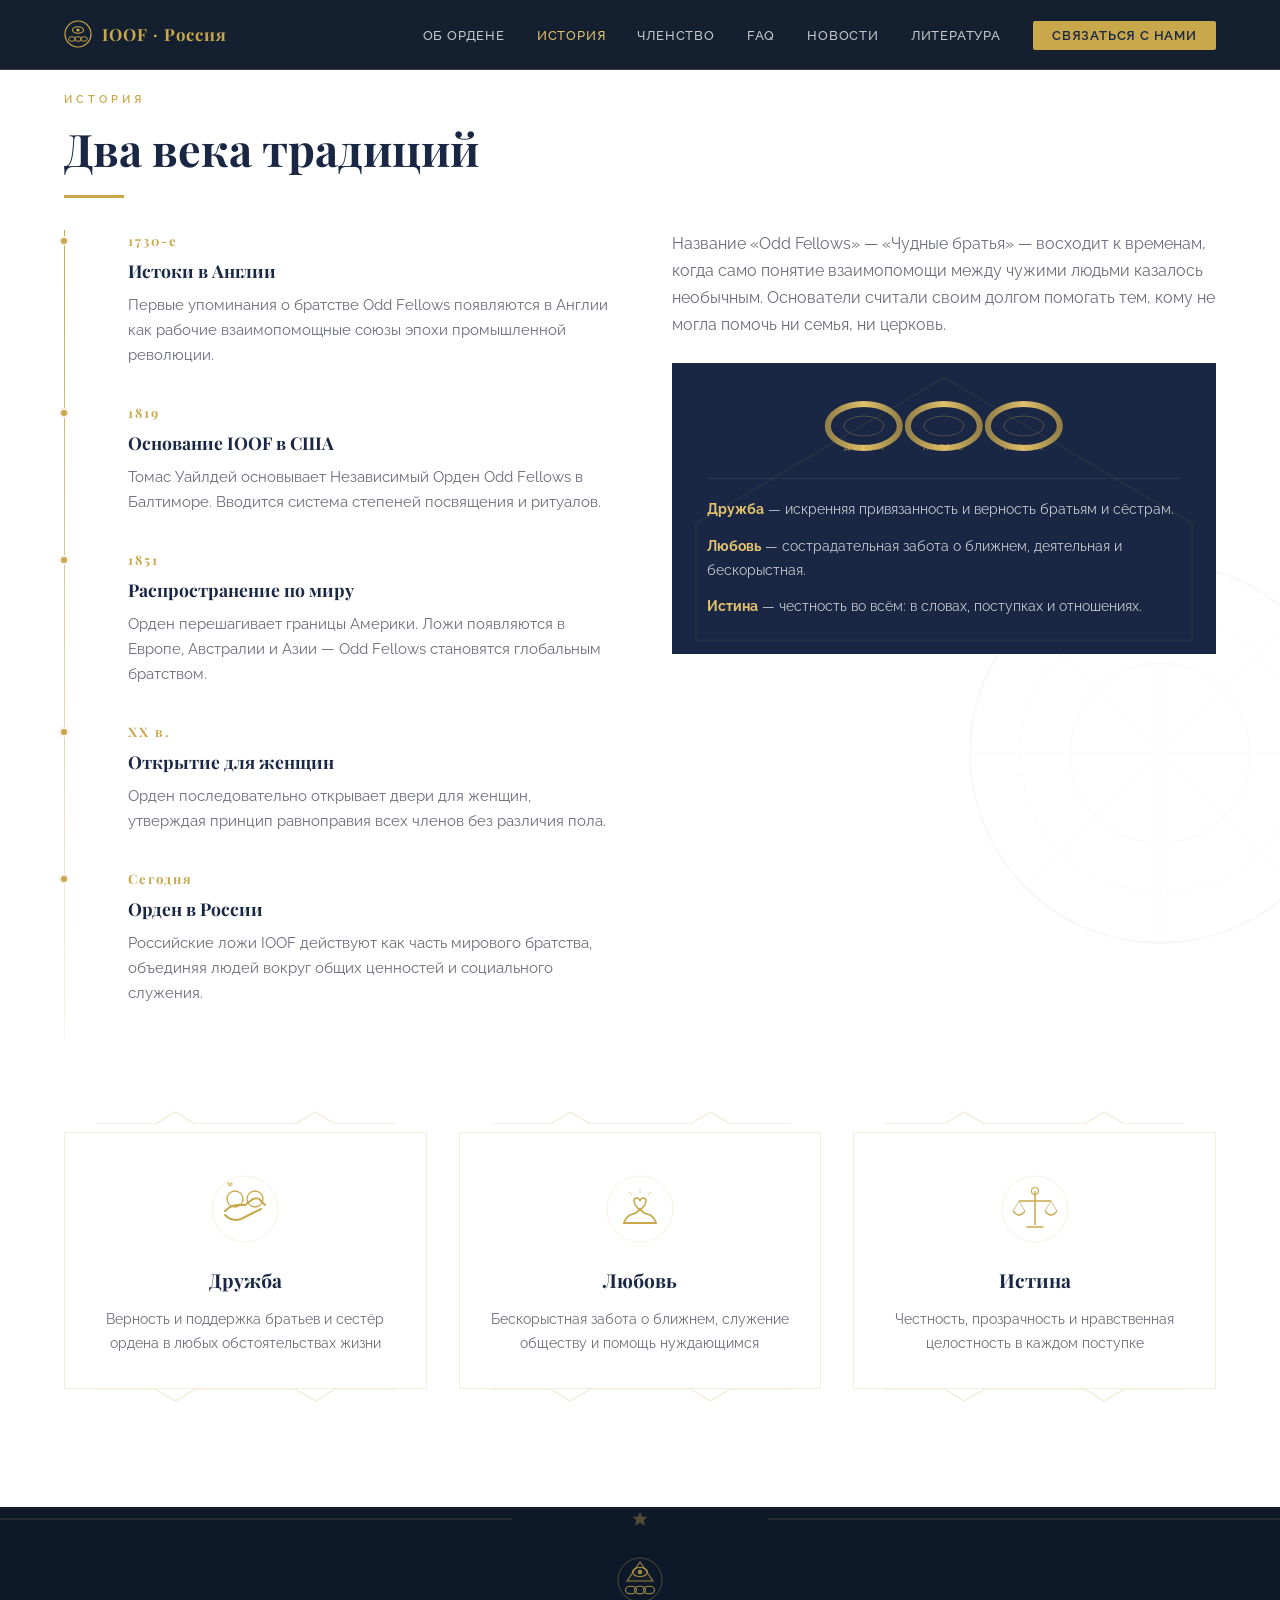
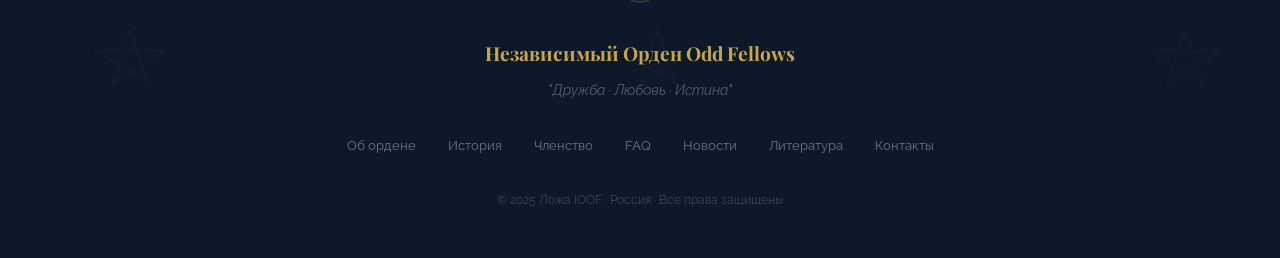
<file: history.html>
<!DOCTYPE html>
<html lang="ru">
<head>
<meta charset="UTF-8">
<meta name="viewport" content="width=device-width, initial-scale=1.0">
<title>История — Независимый Орден Odd Fellows</title>
<meta name="description" content="Два века традиций Odd Fellows: от истоков в Англии до ложи в России.">
<link rel="icon" href="favicon.svg" type="image/svg+xml">
<link rel="icon" href="favicon.ico" sizes="any">
<link rel="icon" href="favicon-32x32.png" type="image/png" sizes="32x32">
<link rel="icon" href="favicon-16x16.png" type="image/png" sizes="16x16">
<link rel="apple-touch-icon" href="apple-touch-icon.png">
<link href="https://fonts.googleapis.com/css2?family=Playfair+Display:ital,wght@0,400;0,600;0,700;0,900;1,400&family=Raleway:wght@300;400;500;600&display=swap" rel="stylesheet">
<link rel="stylesheet" href="style.css?v=5">
</head>
<body>
<nav>
  <a class="nav-logo" href="index.html">
    <svg width="28" height="28" viewBox="0 0 28 28" fill="none">
      <circle cx="14" cy="14" r="13" stroke="#c9a84c" stroke-width="1.2"/>
      <ellipse cx="14" cy="10" rx="5.5" ry="3.2" stroke="#c9a84c" stroke-width="1.1" fill="none"/>
      <circle cx="14" cy="10" r="1.6" fill="#c9a84c"/>
      <ellipse cx="8"  cy="19" rx="3.4" ry="2.3" stroke="#c9a84c" stroke-width=".9" fill="none"/>
      <ellipse cx="14" cy="19" rx="3.4" ry="2.3" stroke="#c9a84c" stroke-width=".9" fill="none"/>
      <ellipse cx="20" cy="19" rx="3.4" ry="2.3" stroke="#c9a84c" stroke-width=".9" fill="none"/>
    </svg>
    IOOF · Россия
  </a>
  <ul class="nav-links" id="navLinks">
    <li><a href="about.html">Об ордене</a></li>
    <li><a href="history.html" class="active">История</a></li>
    <li><a href="membership.html">Членство</a></li>
    <li><a href="faq.html">FAQ</a></li>
    <li><a href="news.html">Новости</a></li>
    <li><a href="literature.html">Литература</a></li>
    <li><a href="contact.html" class="nav-cta">Связаться с нами</a></li>
  </ul>
  <div class="burger" id="burger" onclick="toggleMenu()"><span></span><span></span><span></span></div>
</nav>
<section id="history">

  <!-- Subtle background ornament -->
  <svg style="position:absolute;right:-80px;top:50%;transform:translateY(-50%);opacity:.04;pointer-events:none" width="400" height="400" viewBox="0 0 400 400">
    <circle cx="200" cy="200" r="190" fill="none" stroke="#1a2744" stroke-width="1.5"/>
    <circle cx="200" cy="200" r="140" fill="none" stroke="#1a2744" stroke-width="1" stroke-dasharray="6,10"/>
    <circle cx="200" cy="200" r="90" fill="none" stroke="#1a2744" stroke-width=".8"/>
    <line x1="10" y1="200" x2="390" y2="200" stroke="#1a2744" stroke-width=".7"/>
    <line x1="200" y1="10" x2="200" y2="390" stroke="#1a2744" stroke-width=".7"/>
    <line x1="55" y1="55" x2="345" y2="345" stroke="#1a2744" stroke-width=".5"/>
    <line x1="345" y1="55" x2="55" y2="345" stroke="#1a2744" stroke-width=".5"/>
  </svg>

  <div class="max-w" style="position:relative;z-index:2">
    <p class="section-eyebrow">История</p>
    <h2 class="section-title">Два века традиций</h2>
    <div class="gold-rule"></div>

    <div class="history-2col">
      <!-- Timeline -->
      <div class="timeline">
        <div class="tl-item">
          <div class="tl-year">1730-е</div>
          <h3>Истоки в Англии</h3>
          <p>Первые упоминания о братстве Odd Fellows появляются в Англии как рабочие взаимопомощные союзы эпохи промышленной революции.</p>
        </div>
        <div class="tl-item">
          <div class="tl-year">1819</div>
          <h3>Основание IOOF в США</h3>
          <p>Томас Уайлдей основывает Независимый Орден Odd Fellows в Балтиморе. Вводится система степеней посвящения и ритуалов.</p>
        </div>
        <div class="tl-item">
          <div class="tl-year">1851</div>
          <h3>Распространение по миру</h3>
          <p>Орден перешагивает границы Америки. Ложи появляются в Европе, Австралии и Азии — Odd Fellows становятся глобальным братством.</p>
        </div>
        <div class="tl-item">
          <div class="tl-year">XX в.</div>
          <h3>Открытие для женщин</h3>
          <p>Орден последовательно открывает двери для женщин, утверждая принцип равноправия всех членов без различия пола.</p>
        </div>
        <div class="tl-item">
          <div class="tl-year">Сегодня</div>
          <h3>Орден в России</h3>
          <p>Российские ложи IOOF действуют как часть мирового братства, объединяя людей вокруг общих ценностей и социального служения.</p>
        </div>
      </div>

      <!-- Three links explanation with SVG illustration -->
      <div>
        <p style="color:var(--muted);margin-bottom:1.5rem;font-size:1rem;">Название «Odd Fellows» — «Чудные братья» — восходит к временам, когда само понятие взаимопомощи между чужими людьми казалось необычным. Основатели считали своим долгом помогать тем, кому не могла помочь ни семья, ни церковь.</p>

        <!-- Three Links illustrated -->
        <div style="background:var(--navy);padding:2.2rem;position:relative;overflow:hidden">
          <svg style="position:absolute;inset:0;width:100%;height:100%;opacity:.08;pointer-events:none" viewBox="0 0 500 200" preserveAspectRatio="xMidYMid slice">
            <polygon points="250,10 420,110 420,190 80,190 80,110" fill="none" stroke="#c9a84c" stroke-width="1"/>
          </svg>
          <!-- Illustrated chain -->
          <svg width="100%" height="56" viewBox="0 0 300 56" style="display:block;margin-bottom:1.5rem">
            <defs>
              <linearGradient id="chainG" x1="0%" y1="0%" x2="100%" y2="0%">
                <stop offset="0%" stop-color="#c9a84c" stop-opacity=".7"/>
                <stop offset="50%" stop-color="#e2c26e"/>
                <stop offset="100%" stop-color="#c9a84c" stop-opacity=".7"/>
              </linearGradient>
            </defs>
            <!-- Link 1 -->
            <ellipse cx="70" cy="28" rx="36" ry="22" stroke="url(#chainG)" stroke-width="6" fill="none"/>
            <ellipse cx="70" cy="28" rx="20" ry="10" stroke="#c9a84c" stroke-width="1" fill="none" opacity=".3"/>
            <!-- Link 2 -->
            <ellipse cx="150" cy="28" rx="36" ry="22" stroke="url(#chainG)" stroke-width="6" fill="none"/>
            <ellipse cx="150" cy="28" rx="20" ry="10" stroke="#c9a84c" stroke-width="1" fill="none" opacity=".3"/>
            <!-- Link 3 -->
            <ellipse cx="230" cy="28" rx="36" ry="22" stroke="url(#chainG)" stroke-width="6" fill="none"/>
            <ellipse cx="230" cy="28" rx="20" ry="10" stroke="#c9a84c" stroke-width="1" fill="none" opacity=".3"/>
            <!-- Labels under links -->
            <text x="70"  y="52" text-anchor="middle" font-family="Raleway,sans-serif" font-size="8" fill="#c9a84c" letter-spacing="1">ДРУЖБА</text>
            <text x="150" y="52" text-anchor="middle" font-family="Raleway,sans-serif" font-size="8" fill="#c9a84c" letter-spacing="1">ЛЮБОВЬ</text>
            <text x="230" y="52" text-anchor="middle" font-family="Raleway,sans-serif" font-size="8" fill="#c9a84c" letter-spacing="1">ИСТИНА</text>
          </svg>
          <div style="border-top:1px solid rgba(255,255,255,.08);padding-top:1.2rem;display:flex;flex-direction:column;gap:.8rem">
            <p style="color:rgba(255,255,255,.75);font-size:.88rem"><strong style="color:var(--gold2)">Дружба</strong> — искренняя привязанность и верность братьям и сёстрам.</p>
            <p style="color:rgba(255,255,255,.75);font-size:.88rem"><strong style="color:var(--gold2)">Любовь</strong> — сострадательная забота о ближнем, деятельная и бескорыстная.</p>
            <p style="color:rgba(255,255,255,.75);font-size:.88rem"><strong style="color:var(--gold2)">Истина</strong> — честность во всём: в словах, поступках и отношениях.</p>
          </div>
        </div>
      </div>
    </div>

    <!-- Principle cartouches with custom SVG icons -->
    <div class="cartouche-grid">
      <!-- Friendship -->
      <div class="cartouche">
        <!-- Decorative top cap -->
        <svg width="100%" height="20" viewBox="0 0 300 20"><path d="M0,20 L60,20 L80,8 L100,20 L200,20 L220,8 L240,20 L300,20" fill="none" stroke="#c9a84c" stroke-width=".8" opacity=".4"/></svg>
        <div class="cartouche-body">
          <div class="cartouche-icon">
            <svg viewBox="0 0 72 72">
              <circle cx="36" cy="36" r="33" fill="none" stroke="#c9a84c" stroke-width=".8" opacity=".2"/>
              <!-- Handshake simplified -->
              <path d="M16 38 C16 38 22 32 28 32 L36 32 L44 26 C44 26 50 24 52 28 L56 32" stroke="#c9a84c" stroke-width="2" fill="none" stroke-linecap="round"/>
              <path d="M16 42 C20 46 26 48 32 46 L44 40 L52 36" stroke="#c9a84c" stroke-width="2" fill="none" stroke-linecap="round"/>
              <circle cx="26" cy="26" r="8" fill="none" stroke="#c9a84c" stroke-width="1.3"/>
              <circle cx="46" cy="26" r="8" fill="none" stroke="#c9a84c" stroke-width="1.3"/>
              <!-- hearts above heads -->
              <path d="M24,19 C23,16 20,16 20,19 C20,21 24,24 24,24 C24,24 28,21 28,19 C28,16 25,16 24,19Z" fill="#c9a84c" opacity=".6" transform="scale(0.7) translate(6,-4)"/>
            </svg>
          </div>
          <h3>Дружба</h3>
          <p>Верность и поддержка братьев и сестёр ордена в любых обстоятельствах жизни</p>
        </div>
        <svg width="100%" height="20" viewBox="0 0 300 20"><path d="M0,0 L60,0 L80,12 L100,0 L200,0 L220,12 L240,0 L300,0" fill="none" stroke="#c9a84c" stroke-width=".8" opacity=".4"/></svg>
      </div>

      <!-- Love -->
      <div class="cartouche">
        <svg width="100%" height="20" viewBox="0 0 300 20"><path d="M0,20 L60,20 L80,8 L100,20 L200,20 L220,8 L240,20 L300,20" fill="none" stroke="#c9a84c" stroke-width=".8" opacity=".4"/></svg>
        <div class="cartouche-body">
          <div class="cartouche-icon">
            <svg viewBox="0 0 72 72">
              <circle cx="36" cy="36" r="33" fill="none" stroke="#c9a84c" stroke-width=".8" opacity=".2"/>
              <!-- Open hands / offering -->
              <path d="M20 50 C20 50 22 44 26 42 L32 40 L36 36 L40 40 L46 42 C50 44 52 50 52 50" stroke="#c9a84c" stroke-width="1.8" fill="none" stroke-linecap="round"/>
              <path d="M20 50 L52 50" stroke="#c9a84c" stroke-width="1.8" stroke-linecap="round"/>
              <!-- Heart center -->
              <path d="M36,28 C35,24 30,24 30,28 C30,32 36,37 36,37 C36,37 42,32 42,28 C42,24 37,24 36,28Z" fill="none" stroke="#c9a84c" stroke-width="1.5"/>
              <!-- Radiating lines from heart -->
              <line x1="36" y1="20" x2="36" y2="16" stroke="#c9a84c" stroke-width="1" opacity=".5"/>
              <line x1="44" y1="22" x2="47" y2="19" stroke="#c9a84c" stroke-width="1" opacity=".5"/>
              <line x1="28" y1="22" x2="25" y2="19" stroke="#c9a84c" stroke-width="1" opacity=".5"/>
            </svg>
          </div>
          <h3>Любовь</h3>
          <p>Бескорыстная забота о ближнем, служение обществу и помощь нуждающимся</p>
        </div>
        <svg width="100%" height="20" viewBox="0 0 300 20"><path d="M0,0 L60,0 L80,12 L100,0 L200,0 L220,12 L240,0 L300,0" fill="none" stroke="#c9a84c" stroke-width=".8" opacity=".4"/></svg>
      </div>

      <!-- Truth -->
      <div class="cartouche">
        <svg width="100%" height="20" viewBox="0 0 300 20"><path d="M0,20 L60,20 L80,8 L100,20 L200,20 L220,8 L240,20 L300,20" fill="none" stroke="#c9a84c" stroke-width=".8" opacity=".4"/></svg>
        <div class="cartouche-body">
          <div class="cartouche-icon">
            <svg viewBox="0 0 72 72">
              <circle cx="36" cy="36" r="33" fill="none" stroke="#c9a84c" stroke-width=".8" opacity=".2"/>
              <!-- Balance scales of truth -->
              <line x1="36" y1="18" x2="36" y2="52" stroke="#c9a84c" stroke-width="1.5"/>
              <line x1="20" y1="28" x2="52" y2="28" stroke="#c9a84c" stroke-width="1.5"/>
              <!-- Left pan -->
              <path d="M14,38 Q20,46 26,38" stroke="#c9a84c" stroke-width="1.3" fill="none"/>
              <line x1="14" y1="38" x2="20" y2="28" stroke="#c9a84c" stroke-width="1" opacity=".7"/>
              <line x1="26" y1="38" x2="20" y2="28" stroke="#c9a84c" stroke-width="1" opacity=".7"/>
              <!-- Right pan -->
              <path d="M46,38 Q52,46 58,38" stroke="#c9a84c" stroke-width="1.3" fill="none"/>
              <line x1="46" y1="38" x2="52" y2="28" stroke="#c9a84c" stroke-width="1" opacity=".7"/>
              <line x1="58" y1="38" x2="52" y2="28" stroke="#c9a84c" stroke-width="1" opacity=".7"/>
              <!-- Top ornament -->
              <circle cx="36" cy="18" r="3.5" fill="none" stroke="#c9a84c" stroke-width="1.2"/>
              <!-- Base -->
              <line x1="28" y1="54" x2="44" y2="54" stroke="#c9a84c" stroke-width="1.5" stroke-linecap="round"/>
            </svg>
          </div>
          <h3>Истина</h3>
          <p>Честность, прозрачность и нравственная целостность в каждом поступке</p>
        </div>
        <svg width="100%" height="20" viewBox="0 0 300 20"><path d="M0,0 L60,0 L80,12 L100,0 L200,0 L220,12 L240,0 L300,0" fill="none" stroke="#c9a84c" stroke-width=".8" opacity=".4"/></svg>
      </div>
    </div>
  </div>
</section>
<footer>
  <!-- Decorative background SVG -->
  <svg style="position:absolute;inset:0;width:100%;height:100%;opacity:.07;pointer-events:none" viewBox="0 0 1400 200" preserveAspectRatio="xMidYMid slice">
    <!-- Full-width star pattern -->
    <g stroke="#c9a84c" fill="none" stroke-width=".5">
      <polygon points="100,100 110,70 120,100 90,82 130,82"/>
      <polygon points="400,100 410,70 420,100 390,82 430,82"/>
      <polygon points="700,100 710,70 720,100 690,82 730,82"/>
      <polygon points="1000,100 1010,70 1020,100 990,82 1030,82"/>
      <polygon points="1300,100 1310,70 1320,100 1290,82 1330,82"/>
    </g>
    <line x1="0" y1="1" x2="1400" y2="1" stroke="#c9a84c" stroke-width=".7"/>
  </svg>
  <!-- Ornamental top border -->
  <svg style="position:absolute;top:0;left:0;right:0;width:100%;height:24px;opacity:.35" viewBox="0 0 1400 24" preserveAspectRatio="xMidYMid meet">
    <line x1="0" y1="12" x2="560" y2="12" stroke="#c9a84c" stroke-width=".8"/>
    <g transform="translate(700,12)">
      <polygon points="0,-8 2.5,-2.5 8,-2.5 4,1.5 5.5,7.5 0,4 -5.5,7.5 -4,1.5 -8,-2.5 -2.5,-2.5" fill="#c9a84c"/>
    </g>
    <line x1="840" y1="12" x2="1400" y2="12" stroke="#c9a84c" stroke-width=".8"/>
  </svg>

  <div style="position:relative;z-index:2;margin-bottom:2rem">
    <svg width="50" height="50" viewBox="0 0 50 50" style="display:block;margin:0 auto 1rem">
      <circle cx="25" cy="25" r="22" fill="none" stroke="#c9a84c" stroke-width=".9" opacity=".4"/>
      <ellipse cx="25" cy="17" rx="7.5" ry="4.5" stroke="#c9a84c" stroke-width="1.1" fill="none" opacity=".85"/>
      <circle cx="25" cy="17" r="2.2" fill="#c9a84c" opacity=".8"/>
      <polygon points="25,7 38,26 12,26" stroke="#c9a84c" stroke-width="1.1" fill="rgba(201,168,76,.06)" opacity=".75"/>
      <ellipse cx="16" cy="35" rx="5.5" ry="3.8" stroke="#c9a84c" stroke-width="1.1" fill="none" opacity=".8"/>
      <ellipse cx="25" cy="35" rx="5.5" ry="3.8" stroke="#c9a84c" stroke-width="1.1" fill="none" opacity=".8"/>
      <ellipse cx="34" cy="35" rx="5.5" ry="3.8" stroke="#c9a84c" stroke-width="1.1" fill="none" opacity=".8"/>
    </svg>
  </div>

  <div class="footer-logo">Независимый Орден Odd Fellows</div>
  <p class="footer-motto">"Дружба · Любовь · Истина"</p>
  <div class="footer-links">
    <a href="about.html">Об ордене</a>
    <a href="history.html">История</a>
    <a href="membership.html">Членство</a>
    <a href="faq.html">FAQ</a>
    <a href="news.html">Новости</a>
    <a href="literature.html">Литература</a>
    <a href="contact.html">Контакты</a>
  </div>
  <p class="footer-copy">© 2025 Ложа IOOF · Россия · Все права защищены</p>
</footer>
<script src="script.js?v=2"></script>
</body>
</html>
</file>
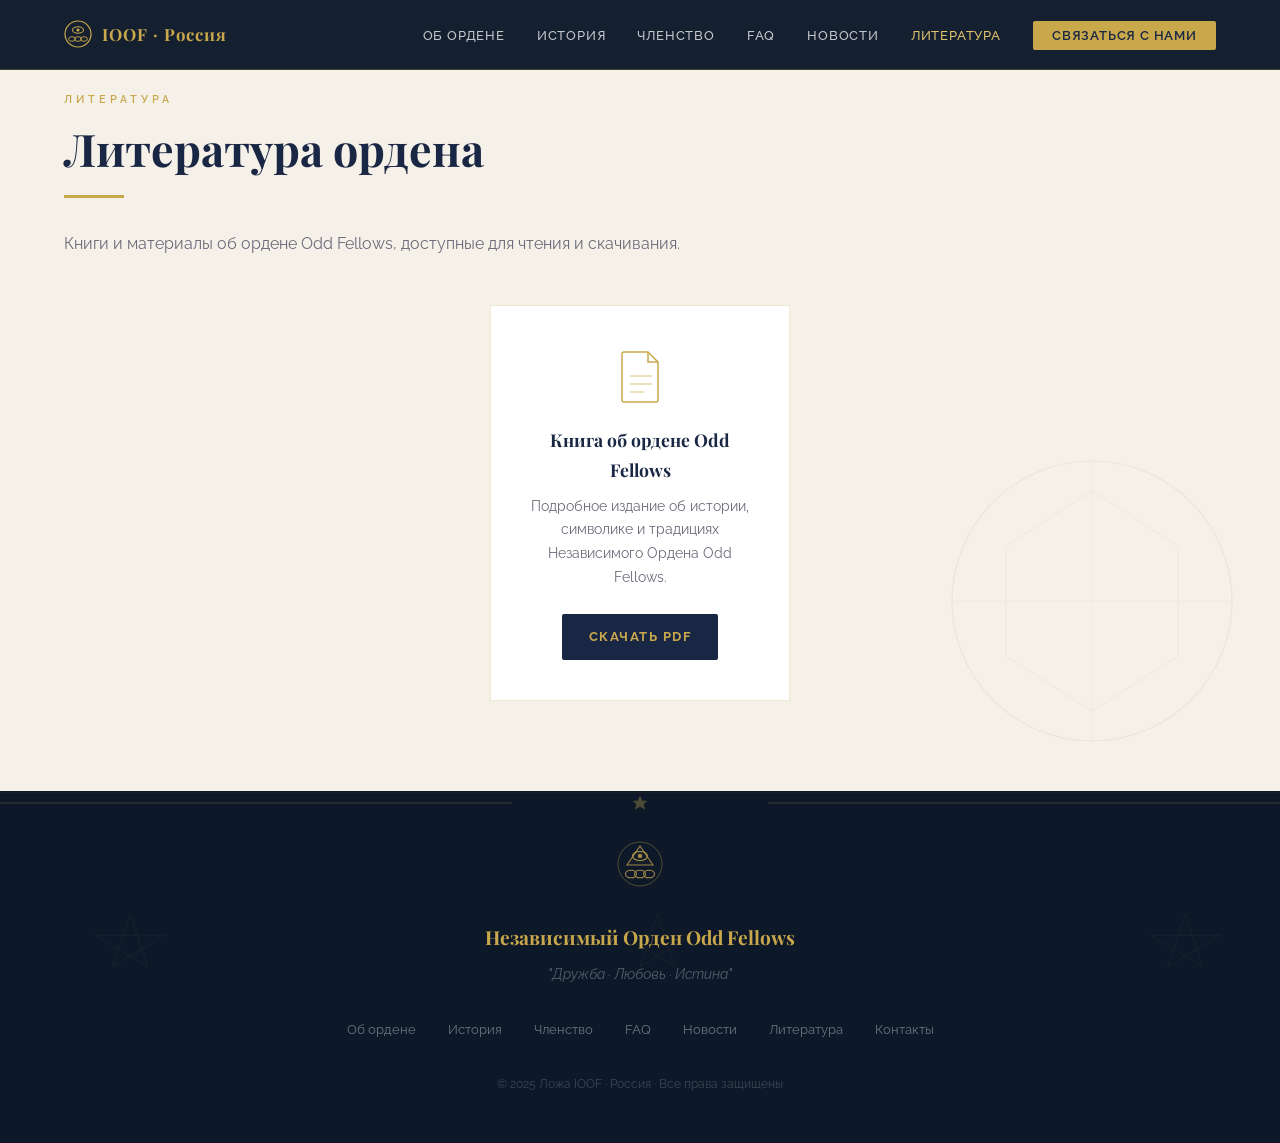
<file: literature.html>
<!DOCTYPE html>
<html lang="ru">
<head>
<meta charset="UTF-8">
<meta name="viewport" content="width=device-width, initial-scale=1.0">
<title>Литература — Независимый Орден Odd Fellows</title>
<meta name="description" content="Книги об ордене Odd Fellows, доступные для скачивания в формате PDF.">
<link rel="icon" href="favicon.svg" type="image/svg+xml">
<link rel="icon" href="favicon.ico" sizes="any">
<link rel="icon" href="favicon-32x32.png" type="image/png" sizes="32x32">
<link rel="icon" href="favicon-16x16.png" type="image/png" sizes="16x16">
<link rel="apple-touch-icon" href="apple-touch-icon.png">
<link href="https://fonts.googleapis.com/css2?family=Playfair+Display:ital,wght@0,400;0,600;0,700;0,900;1,400&family=Raleway:wght@300;400;500;600&display=swap" rel="stylesheet">
<link rel="stylesheet" href="style.css?v=5">
</head>
<body>
<nav>
  <a class="nav-logo" href="index.html">
    <svg width="28" height="28" viewBox="0 0 28 28" fill="none">
      <circle cx="14" cy="14" r="13" stroke="#c9a84c" stroke-width="1.2"/>
      <ellipse cx="14" cy="10" rx="5.5" ry="3.2" stroke="#c9a84c" stroke-width="1.1" fill="none"/>
      <circle cx="14" cy="10" r="1.6" fill="#c9a84c"/>
      <ellipse cx="8"  cy="19" rx="3.4" ry="2.3" stroke="#c9a84c" stroke-width=".9" fill="none"/>
      <ellipse cx="14" cy="19" rx="3.4" ry="2.3" stroke="#c9a84c" stroke-width=".9" fill="none"/>
      <ellipse cx="20" cy="19" rx="3.4" ry="2.3" stroke="#c9a84c" stroke-width=".9" fill="none"/>
    </svg>
    IOOF · Россия
  </a>
  <ul class="nav-links" id="navLinks">
    <li><a href="about.html">Об ордене</a></li>
    <li><a href="history.html">История</a></li>
    <li><a href="membership.html">Членство</a></li>
    <li><a href="faq.html">FAQ</a></li>
    <li><a href="news.html">Новости</a></li>
    <li><a href="literature.html" class="active">Литература</a></li>
    <li><a href="contact.html" class="nav-cta">Связаться с нами</a></li>
  </ul>
  <div class="burger" id="burger" onclick="toggleMenu()"><span></span><span></span><span></span></div>
</nav>
<section id="literature">

  <!-- Background watermark -->
  <svg style="position:absolute;right:3%;bottom:5%;opacity:.05;pointer-events:none" width="300" height="300" viewBox="0 0 300 300">
    <circle cx="150" cy="150" r="140" fill="none" stroke="#1a2744" stroke-width="1.2"/>
    <polygon points="150,40 236,95 236,205 150,260 64,205 64,95" fill="none" stroke="#1a2744" stroke-width=".8"/>
    <line x1="150" y1="10" x2="150" y2="290" stroke="#1a2744" stroke-width=".5"/>
    <line x1="10" y1="150" x2="290" y2="150" stroke="#1a2744" stroke-width=".5"/>
  </svg>

  <div class="max-w" style="position:relative;z-index:2">
    <p class="section-eyebrow">Литература</p>
    <h2 class="section-title">Литература ордена</h2>
    <div class="gold-rule"></div>
    <p class="doc-intro">Книги и материалы об ордене Odd Fellows, доступные для чтения и скачивания.</p>

    <div class="doc-grid">
      <div class="doc-card">
        <svg class="doc-icon" viewBox="0 0 60 60">
          <path d="M14 6h24l10 10v38a2 2 0 0 1-2 2H14a2 2 0 0 1-2-2V8a2 2 0 0 1 2-2Z" fill="none" stroke="#c9a84c" stroke-width="1.5"/>
          <path d="M38 6v10h10" fill="none" stroke="#c9a84c" stroke-width="1.5"/>
          <line x1="20" y1="30" x2="42" y2="30" stroke="#c9a84c" stroke-width="1.2" opacity=".6"/>
          <line x1="20" y1="38" x2="42" y2="38" stroke="#c9a84c" stroke-width="1.2" opacity=".6"/>
          <line x1="20" y1="46" x2="34" y2="46" stroke="#c9a84c" stroke-width="1.2" opacity=".6"/>
        </svg>
        <h3>Книга об ордене Odd Fellows</h3>
        <p>Подробное издание об истории, символике и традициях Независимого Ордена Odd Fellows.</p>
        <a class="doc-link" href="docs/Odd_Fellows_Book_RU.pdf" target="_blank" rel="noopener">Скачать PDF</a>
      </div>
    </div>
  </div>
</section>
<footer>
  <!-- Decorative background SVG -->
  <svg style="position:absolute;inset:0;width:100%;height:100%;opacity:.07;pointer-events:none" viewBox="0 0 1400 200" preserveAspectRatio="xMidYMid slice">
    <!-- Full-width star pattern -->
    <g stroke="#c9a84c" fill="none" stroke-width=".5">
      <polygon points="100,100 110,70 120,100 90,82 130,82"/>
      <polygon points="400,100 410,70 420,100 390,82 430,82"/>
      <polygon points="700,100 710,70 720,100 690,82 730,82"/>
      <polygon points="1000,100 1010,70 1020,100 990,82 1030,82"/>
      <polygon points="1300,100 1310,70 1320,100 1290,82 1330,82"/>
    </g>
    <line x1="0" y1="1" x2="1400" y2="1" stroke="#c9a84c" stroke-width=".7"/>
  </svg>
  <!-- Ornamental top border -->
  <svg style="position:absolute;top:0;left:0;right:0;width:100%;height:24px;opacity:.35" viewBox="0 0 1400 24" preserveAspectRatio="xMidYMid meet">
    <line x1="0" y1="12" x2="560" y2="12" stroke="#c9a84c" stroke-width=".8"/>
    <g transform="translate(700,12)">
      <polygon points="0,-8 2.5,-2.5 8,-2.5 4,1.5 5.5,7.5 0,4 -5.5,7.5 -4,1.5 -8,-2.5 -2.5,-2.5" fill="#c9a84c"/>
    </g>
    <line x1="840" y1="12" x2="1400" y2="12" stroke="#c9a84c" stroke-width=".8"/>
  </svg>

  <div style="position:relative;z-index:2;margin-bottom:2rem">
    <svg width="50" height="50" viewBox="0 0 50 50" style="display:block;margin:0 auto 1rem">
      <circle cx="25" cy="25" r="22" fill="none" stroke="#c9a84c" stroke-width=".9" opacity=".4"/>
      <ellipse cx="25" cy="17" rx="7.5" ry="4.5" stroke="#c9a84c" stroke-width="1.1" fill="none" opacity=".85"/>
      <circle cx="25" cy="17" r="2.2" fill="#c9a84c" opacity=".8"/>
      <polygon points="25,7 38,26 12,26" stroke="#c9a84c" stroke-width="1.1" fill="rgba(201,168,76,.06)" opacity=".75"/>
      <ellipse cx="16" cy="35" rx="5.5" ry="3.8" stroke="#c9a84c" stroke-width="1.1" fill="none" opacity=".8"/>
      <ellipse cx="25" cy="35" rx="5.5" ry="3.8" stroke="#c9a84c" stroke-width="1.1" fill="none" opacity=".8"/>
      <ellipse cx="34" cy="35" rx="5.5" ry="3.8" stroke="#c9a84c" stroke-width="1.1" fill="none" opacity=".8"/>
    </svg>
  </div>

  <div class="footer-logo">Независимый Орден Odd Fellows</div>
  <p class="footer-motto">"Дружба · Любовь · Истина"</p>
  <div class="footer-links">
    <a href="about.html">Об ордене</a>
    <a href="history.html">История</a>
    <a href="membership.html">Членство</a>
    <a href="faq.html">FAQ</a>
    <a href="news.html">Новости</a>
    <a href="literature.html">Литература</a>
    <a href="contact.html">Контакты</a>
  </div>
  <p class="footer-copy">© 2025 Ложа IOOF · Россия · Все права защищены</p>
</footer>
<script src="script.js?v=2"></script>
</body>
</html>
</file>
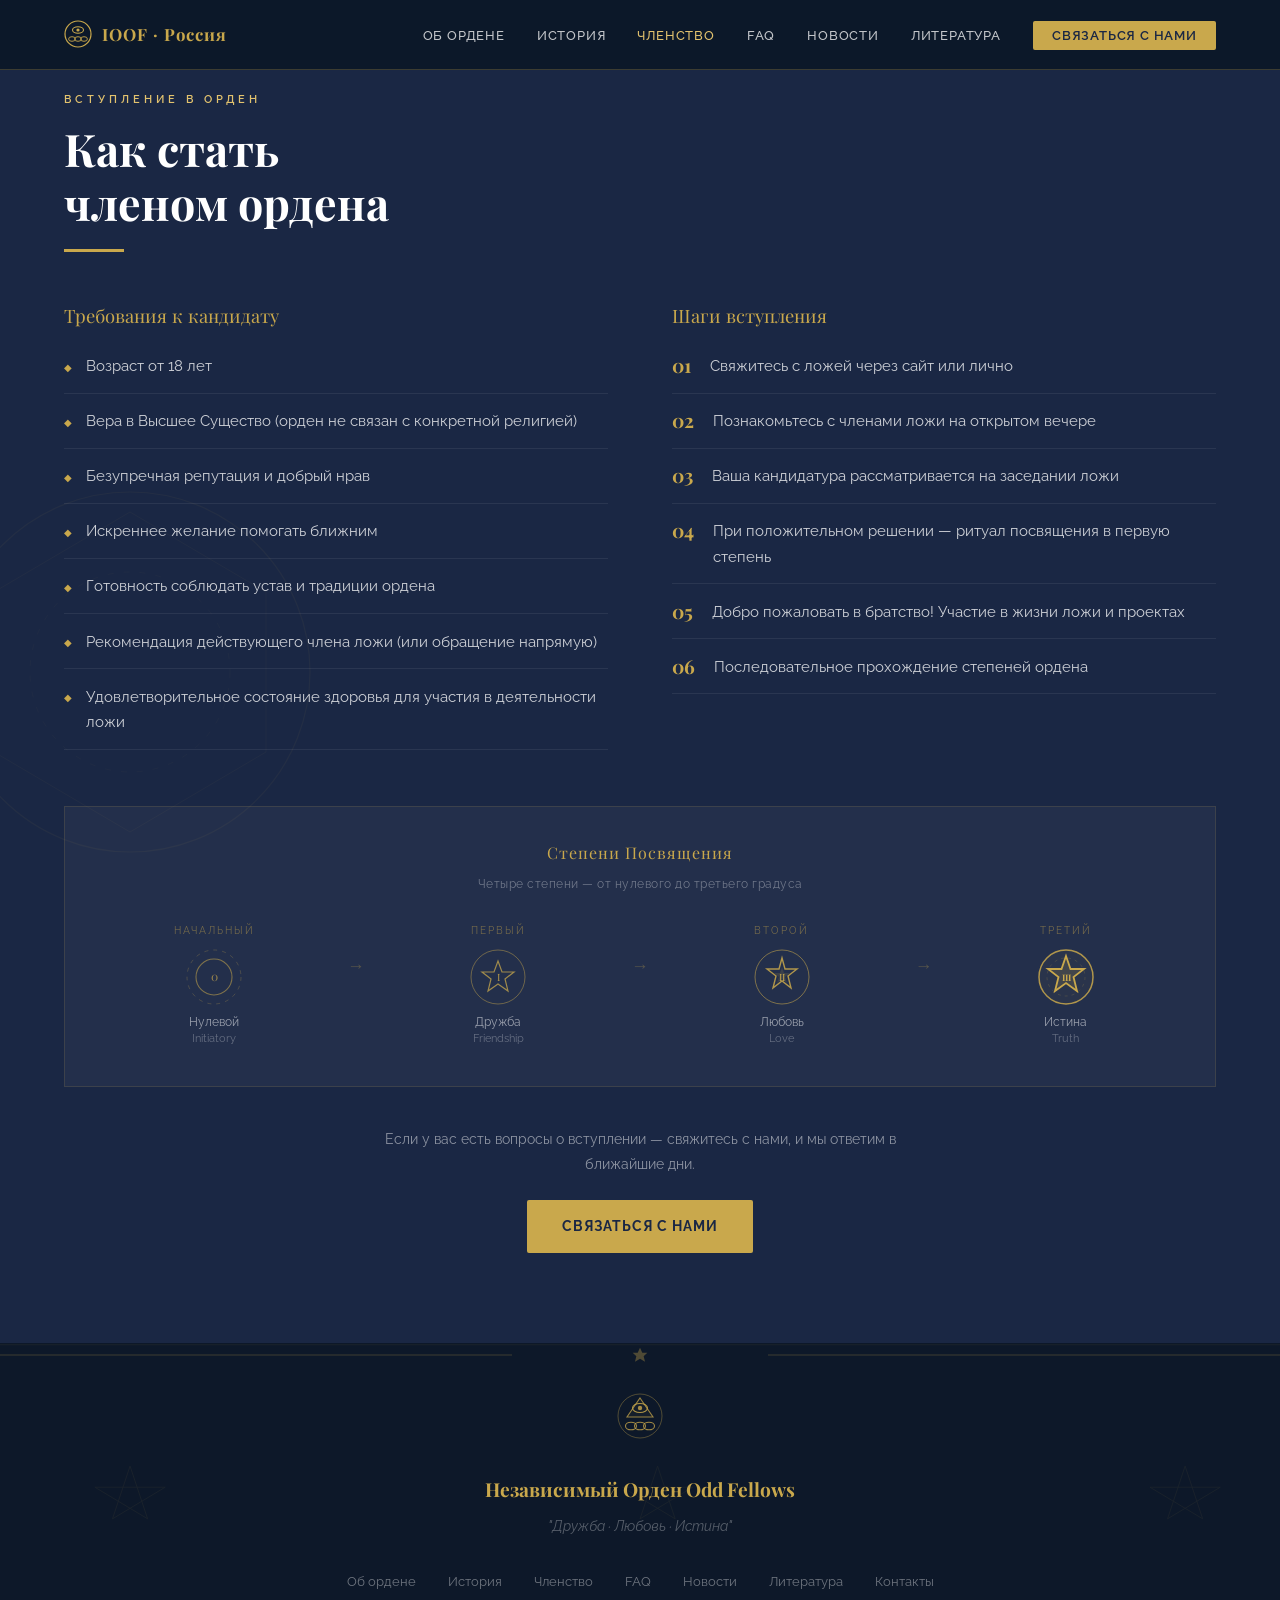
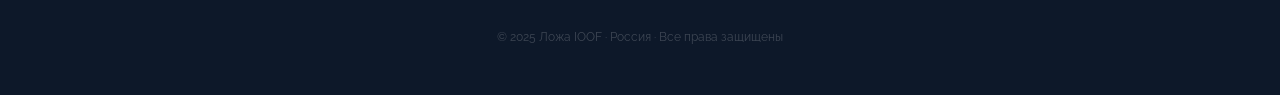
<file: membership.html>
<!DOCTYPE html>
<html lang="ru">
<head>
<meta charset="UTF-8">
<meta name="viewport" content="width=device-width, initial-scale=1.0">
<title>Членство — Независимый Орден Odd Fellows</title>
<meta name="description" content="Как стать членом ордена Odd Fellows: требования к кандидату и шаги вступления.">
<link rel="icon" href="favicon.svg" type="image/svg+xml">
<link rel="icon" href="favicon.ico" sizes="any">
<link rel="icon" href="favicon-32x32.png" type="image/png" sizes="32x32">
<link rel="icon" href="favicon-16x16.png" type="image/png" sizes="16x16">
<link rel="apple-touch-icon" href="apple-touch-icon.png">
<link href="https://fonts.googleapis.com/css2?family=Playfair+Display:ital,wght@0,400;0,600;0,700;0,900;1,400&family=Raleway:wght@300;400;500;600&display=swap" rel="stylesheet">
<link rel="stylesheet" href="style.css?v=5">
</head>
<body>
<nav>
  <a class="nav-logo" href="index.html">
    <svg width="28" height="28" viewBox="0 0 28 28" fill="none">
      <circle cx="14" cy="14" r="13" stroke="#c9a84c" stroke-width="1.2"/>
      <ellipse cx="14" cy="10" rx="5.5" ry="3.2" stroke="#c9a84c" stroke-width="1.1" fill="none"/>
      <circle cx="14" cy="10" r="1.6" fill="#c9a84c"/>
      <ellipse cx="8"  cy="19" rx="3.4" ry="2.3" stroke="#c9a84c" stroke-width=".9" fill="none"/>
      <ellipse cx="14" cy="19" rx="3.4" ry="2.3" stroke="#c9a84c" stroke-width=".9" fill="none"/>
      <ellipse cx="20" cy="19" rx="3.4" ry="2.3" stroke="#c9a84c" stroke-width=".9" fill="none"/>
    </svg>
    IOOF · Россия
  </a>
  <ul class="nav-links" id="navLinks">
    <li><a href="about.html">Об ордене</a></li>
    <li><a href="history.html">История</a></li>
    <li><a href="membership.html" class="active">Членство</a></li>
    <li><a href="faq.html">FAQ</a></li>
    <li><a href="news.html">Новости</a></li>
    <li><a href="literature.html">Литература</a></li>
    <li><a href="contact.html" class="nav-cta">Связаться с нами</a></li>
  </ul>
  <div class="burger" id="burger" onclick="toggleMenu()"><span></span><span></span><span></span></div>
</nav>
<section id="membership">

  <!-- Background ornament -->
  <svg style="position:absolute;left:-60px;top:50%;transform:translateY(-50%);opacity:.05;pointer-events:none" width="380" height="380" viewBox="0 0 380 380">
    <circle cx="190" cy="190" r="180" fill="none" stroke="#c9a84c" stroke-width="1.2"/>
    <polygon points="190,30 326,110 326,270 190,350 54,270 54,110" fill="none" stroke="#c9a84c" stroke-width=".8"/>
    <circle cx="190" cy="190" r="100" fill="none" stroke="#c9a84c" stroke-width=".6" stroke-dasharray="6,10"/>
  </svg>

  <div class="max-w" style="position:relative;z-index:2">
    <p class="section-eyebrow" style="color:var(--gold2)">Вступление в орден</p>
    <h2 class="section-title light">Как стать<br>членом ордена</h2>
    <div class="gold-rule"></div>

    <div class="membership-grid">
      <div>
        <p class="col-head">Требования к кандидату</p>
        <ul class="req-list">
          <li>Возраст от 18 лет</li>
          <li>Вера в Высшее Существо (орден не связан с конкретной религией)</li>
          <li>Безупречная репутация и добрый нрав</li>
          <li>Искреннее желание помогать ближним</li>
          <li>Готовность соблюдать устав и традиции ордена</li>
          <li>Рекомендация действующего члена ложи (или обращение напрямую)</li>
          <li>Удовлетворительное состояние здоровья для участия в деятельности ложи</li>
        </ul>
      </div>
      <div>
        <p class="col-head">Шаги вступления</p>
        <ul class="steps-list">
          <li>Свяжитесь с ложей через сайт или лично</li>
          <li>Познакомьтесь с членами ложи на открытом вечере</li>
          <li>Ваша кандидатура рассматривается на заседании ложи</li>
          <li>При положительном решении — ритуал посвящения в первую степень</li>
          <li>Добро пожаловать в братство! Участие в жизни ложи и проектах</li>
          <li>Последовательное прохождение степеней ордена</li>
        </ul>
      </div>
    </div>

    <!-- Degree badges illustration -->
    <div style="margin-top:3.5rem;padding:2rem 2rem 2.5rem;border:1px solid rgba(201,168,76,.15);background:rgba(255,255,255,.04)">
      <p style="color:var(--gold);font-family:'Playfair Display',serif;font-size:1rem;margin-bottom:.5rem;text-align:center;letter-spacing:1px">Степени Посвящения</p>
      <p style="color:rgba(255,255,255,.35);font-size:.75rem;text-align:center;margin-bottom:1.8rem;letter-spacing:.5px">Четыре степени — от нулевого до третьего градуса</p>
      <div style="display:flex;gap:1rem;justify-content:center;flex-wrap:wrap;align-items:flex-start">

        <!-- Degree 0 — Iniciatory (нулевой) -->
        <div style="text-align:center;flex:1;min-width:90px">
          <div style="font-size:.6rem;letter-spacing:2px;text-transform:uppercase;color:rgba(201,168,76,.5);margin-bottom:.5rem">Начальный</div>
          <svg width="60" height="60" viewBox="0 0 60 60" style="display:block;margin:0 auto 8px">
            <circle cx="30" cy="30" r="27" fill="none" stroke="#c9a84c" stroke-width=".8" opacity=".3" stroke-dasharray="4,5"/>
            <!-- Simple circle with 0 — bare initiate -->
            <circle cx="30" cy="30" r="18" fill="none" stroke="#c9a84c" stroke-width="1.1" opacity=".55"/>
            <text x="30" y="34" text-anchor="middle" font-family="Playfair Display,serif" font-size="12" fill="#c9a84c" opacity=".7">0</text>
          </svg>
          <p style="color:rgba(255,255,255,.55);font-size:.75rem;line-height:1.3">Нулевой<br><span style="color:rgba(255,255,255,.3);font-size:.68rem">Initiatory</span></p>
        </div>

        <!-- Arrow -->
        <div style="display:flex;align-items:center;padding-top:28px;color:rgba(201,168,76,.3);font-size:1.1rem">→</div>

        <!-- Degree 1 — Friendship -->
        <div style="text-align:center;flex:1;min-width:90px">
          <div style="font-size:.6rem;letter-spacing:2px;text-transform:uppercase;color:rgba(201,168,76,.5);margin-bottom:.5rem">Первый</div>
          <svg width="60" height="60" viewBox="0 0 60 60" style="display:block;margin:0 auto 8px">
            <circle cx="30" cy="30" r="27" fill="none" stroke="#c9a84c" stroke-width="1" opacity=".45"/>
            <polygon points="30,14 34,25 46,25 37,32 40,44 30,37 20,44 23,32 14,25 26,25" fill="none" stroke="#c9a84c" stroke-width="1.2" opacity=".75"/>
            <text x="30" y="34" text-anchor="middle" font-family="Playfair Display,serif" font-size="10" fill="#c9a84c" opacity=".9">I</text>
          </svg>
          <p style="color:rgba(255,255,255,.55);font-size:.75rem;line-height:1.3">Дружба<br><span style="color:rgba(255,255,255,.3);font-size:.68rem">Friendship</span></p>
        </div>

        <!-- Arrow -->
        <div style="display:flex;align-items:center;padding-top:28px;color:rgba(201,168,76,.3);font-size:1.1rem">→</div>

        <!-- Degree 2 — Love -->
        <div style="text-align:center;flex:1;min-width:90px">
          <div style="font-size:.6rem;letter-spacing:2px;text-transform:uppercase;color:rgba(201,168,76,.5);margin-bottom:.5rem">Второй</div>
          <svg width="60" height="60" viewBox="0 0 60 60" style="display:block;margin:0 auto 8px">
            <circle cx="30" cy="30" r="27" fill="none" stroke="#c9a84c" stroke-width="1" opacity=".55"/>
            <polygon points="30,11 33,22 45,22 36,29 39,41 30,34 21,41 24,29 15,22 27,22" fill="none" stroke="#c9a84c" stroke-width="1.4" opacity=".85"/>
            <polygon points="30,20 32,26 38,26 33,30 35,36 30,32 25,36 27,30 22,26 28,26" fill="#c9a84c" opacity=".15"/>
            <text x="30" y="34" text-anchor="middle" font-family="Playfair Display,serif" font-size="10" fill="#c9a84c">II</text>
          </svg>
          <p style="color:rgba(255,255,255,.55);font-size:.75rem;line-height:1.3">Любовь<br><span style="color:rgba(255,255,255,.3);font-size:.68rem">Love</span></p>
        </div>

        <!-- Arrow -->
        <div style="display:flex;align-items:center;padding-top:28px;color:rgba(201,168,76,.3);font-size:1.1rem">→</div>

        <!-- Degree 3 — Truth -->
        <div style="text-align:center;flex:1;min-width:90px">
          <div style="font-size:.6rem;letter-spacing:2px;text-transform:uppercase;color:rgba(201,168,76,.5);margin-bottom:.5rem">Третий</div>
          <svg width="60" height="60" viewBox="0 0 60 60" style="display:block;margin:0 auto 8px">
            <circle cx="30" cy="30" r="27" fill="rgba(201,168,76,.05)" stroke="#c9a84c" stroke-width="1.5" opacity=".85"/>
            <circle cx="30" cy="30" r="19" fill="none" stroke="#c9a84c" stroke-width=".6" opacity=".3" stroke-dasharray="3,4"/>
            <polygon points="30,9 34.5,22 48,22 37.5,30 41,44 30,36 19,44 22.5,30 12,22 25.5,22" fill="rgba(201,168,76,.15)" stroke="#c9a84c" stroke-width="1.8"/>
            <text x="30" y="34" text-anchor="middle" font-family="Playfair Display,serif" font-size="9" fill="#c9a84c" font-weight="bold">III</text>
          </svg>
          <p style="color:rgba(255,255,255,.55);font-size:.75rem;line-height:1.3">Истина<br><span style="color:rgba(255,255,255,.3);font-size:.68rem">Truth</span></p>
        </div>

      </div>
    </div>

    <div style="margin-top:2.5rem;text-align:center">
      <p style="color:rgba(255,255,255,.5);margin-bottom:1.5rem;max-width:540px;margin-left:auto;margin-right:auto;font-size:.9rem">Если у вас есть вопросы о вступлении — свяжитесь с нами, и мы ответим в ближайшие дни.</p>
      <a href="contact.html" class="btn-primary">Связаться с нами</a>
    </div>
  </div>
</section>
<footer>
  <!-- Decorative background SVG -->
  <svg style="position:absolute;inset:0;width:100%;height:100%;opacity:.07;pointer-events:none" viewBox="0 0 1400 200" preserveAspectRatio="xMidYMid slice">
    <!-- Full-width star pattern -->
    <g stroke="#c9a84c" fill="none" stroke-width=".5">
      <polygon points="100,100 110,70 120,100 90,82 130,82"/>
      <polygon points="400,100 410,70 420,100 390,82 430,82"/>
      <polygon points="700,100 710,70 720,100 690,82 730,82"/>
      <polygon points="1000,100 1010,70 1020,100 990,82 1030,82"/>
      <polygon points="1300,100 1310,70 1320,100 1290,82 1330,82"/>
    </g>
    <line x1="0" y1="1" x2="1400" y2="1" stroke="#c9a84c" stroke-width=".7"/>
  </svg>
  <!-- Ornamental top border -->
  <svg style="position:absolute;top:0;left:0;right:0;width:100%;height:24px;opacity:.35" viewBox="0 0 1400 24" preserveAspectRatio="xMidYMid meet">
    <line x1="0" y1="12" x2="560" y2="12" stroke="#c9a84c" stroke-width=".8"/>
    <g transform="translate(700,12)">
      <polygon points="0,-8 2.5,-2.5 8,-2.5 4,1.5 5.5,7.5 0,4 -5.5,7.5 -4,1.5 -8,-2.5 -2.5,-2.5" fill="#c9a84c"/>
    </g>
    <line x1="840" y1="12" x2="1400" y2="12" stroke="#c9a84c" stroke-width=".8"/>
  </svg>

  <div style="position:relative;z-index:2;margin-bottom:2rem">
    <svg width="50" height="50" viewBox="0 0 50 50" style="display:block;margin:0 auto 1rem">
      <circle cx="25" cy="25" r="22" fill="none" stroke="#c9a84c" stroke-width=".9" opacity=".4"/>
      <ellipse cx="25" cy="17" rx="7.5" ry="4.5" stroke="#c9a84c" stroke-width="1.1" fill="none" opacity=".85"/>
      <circle cx="25" cy="17" r="2.2" fill="#c9a84c" opacity=".8"/>
      <polygon points="25,7 38,26 12,26" stroke="#c9a84c" stroke-width="1.1" fill="rgba(201,168,76,.06)" opacity=".75"/>
      <ellipse cx="16" cy="35" rx="5.5" ry="3.8" stroke="#c9a84c" stroke-width="1.1" fill="none" opacity=".8"/>
      <ellipse cx="25" cy="35" rx="5.5" ry="3.8" stroke="#c9a84c" stroke-width="1.1" fill="none" opacity=".8"/>
      <ellipse cx="34" cy="35" rx="5.5" ry="3.8" stroke="#c9a84c" stroke-width="1.1" fill="none" opacity=".8"/>
    </svg>
  </div>

  <div class="footer-logo">Независимый Орден Odd Fellows</div>
  <p class="footer-motto">"Дружба · Любовь · Истина"</p>
  <div class="footer-links">
    <a href="about.html">Об ордене</a>
    <a href="history.html">История</a>
    <a href="membership.html">Членство</a>
    <a href="faq.html">FAQ</a>
    <a href="news.html">Новости</a>
    <a href="literature.html">Литература</a>
    <a href="contact.html">Контакты</a>
  </div>
  <p class="footer-copy">© 2025 Ложа IOOF · Россия · Все права защищены</p>
</footer>
<script src="script.js?v=2"></script>
</body>
</html>
</file>
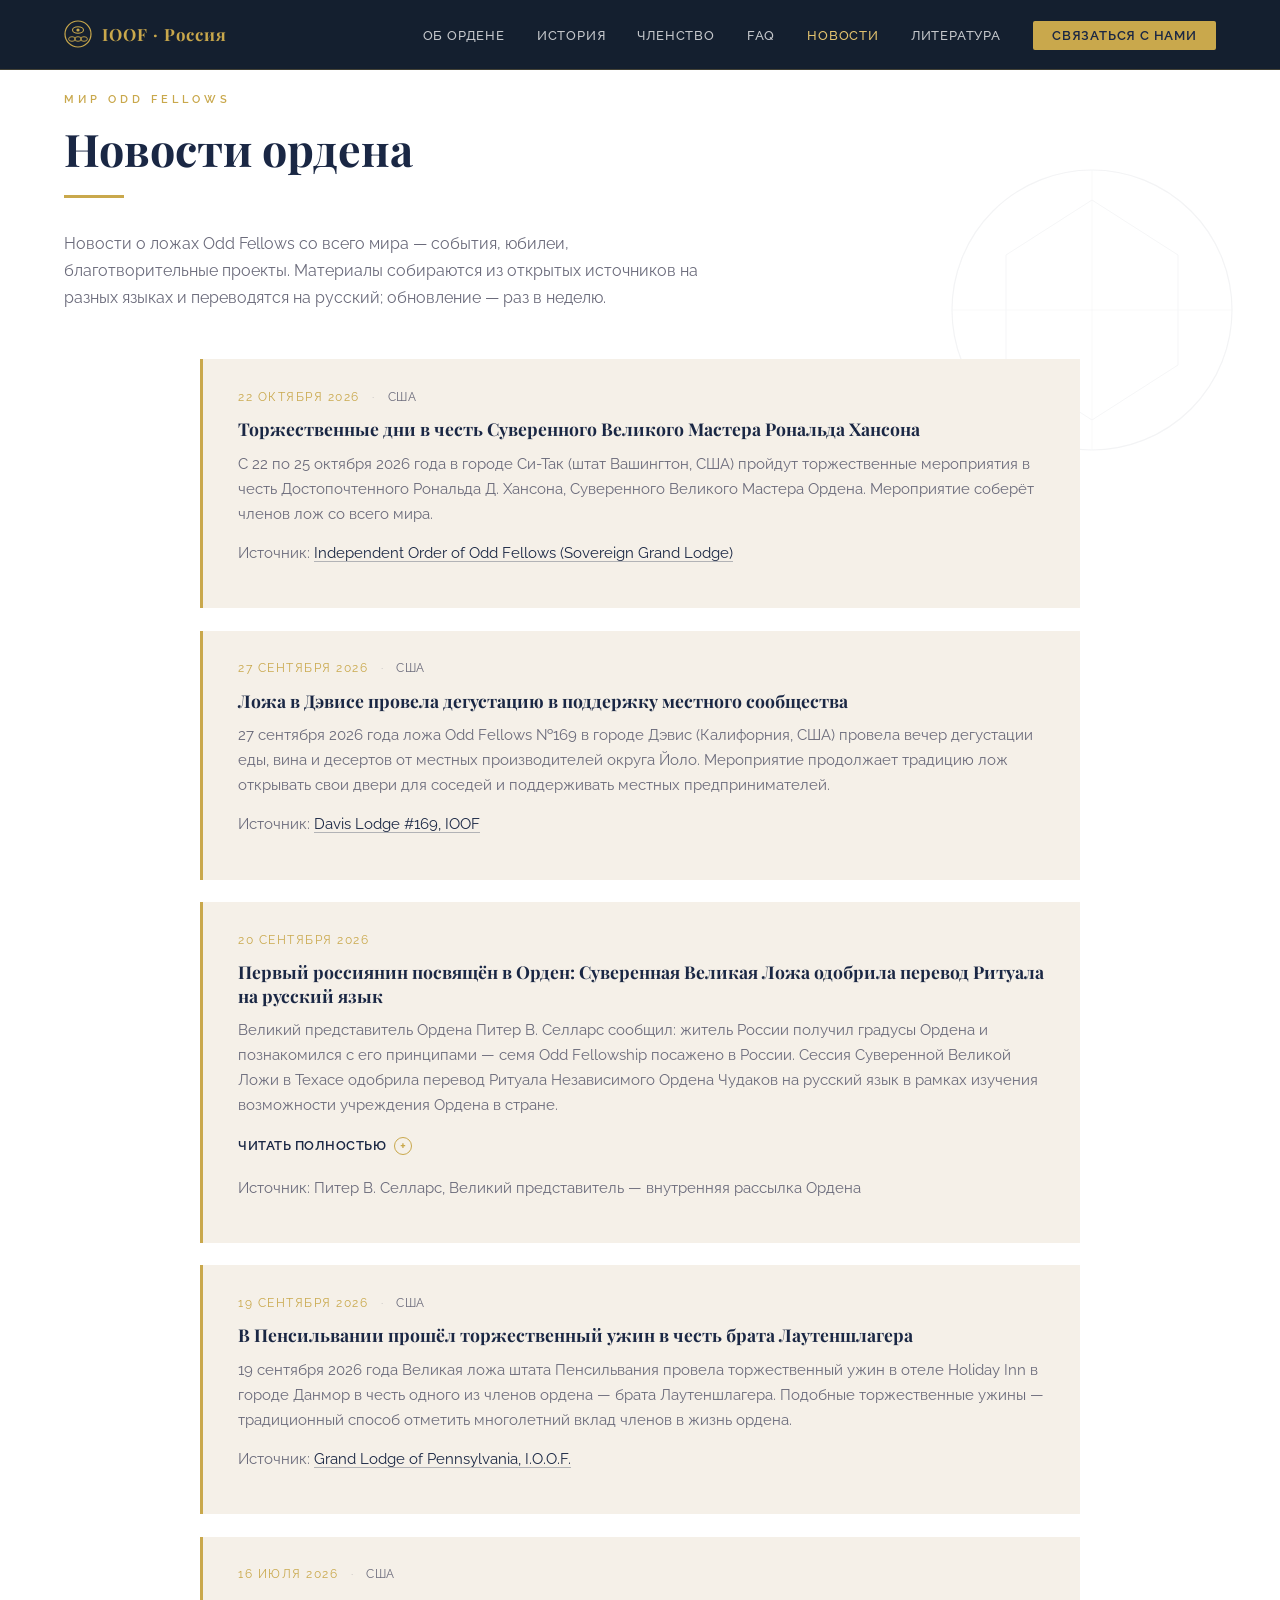
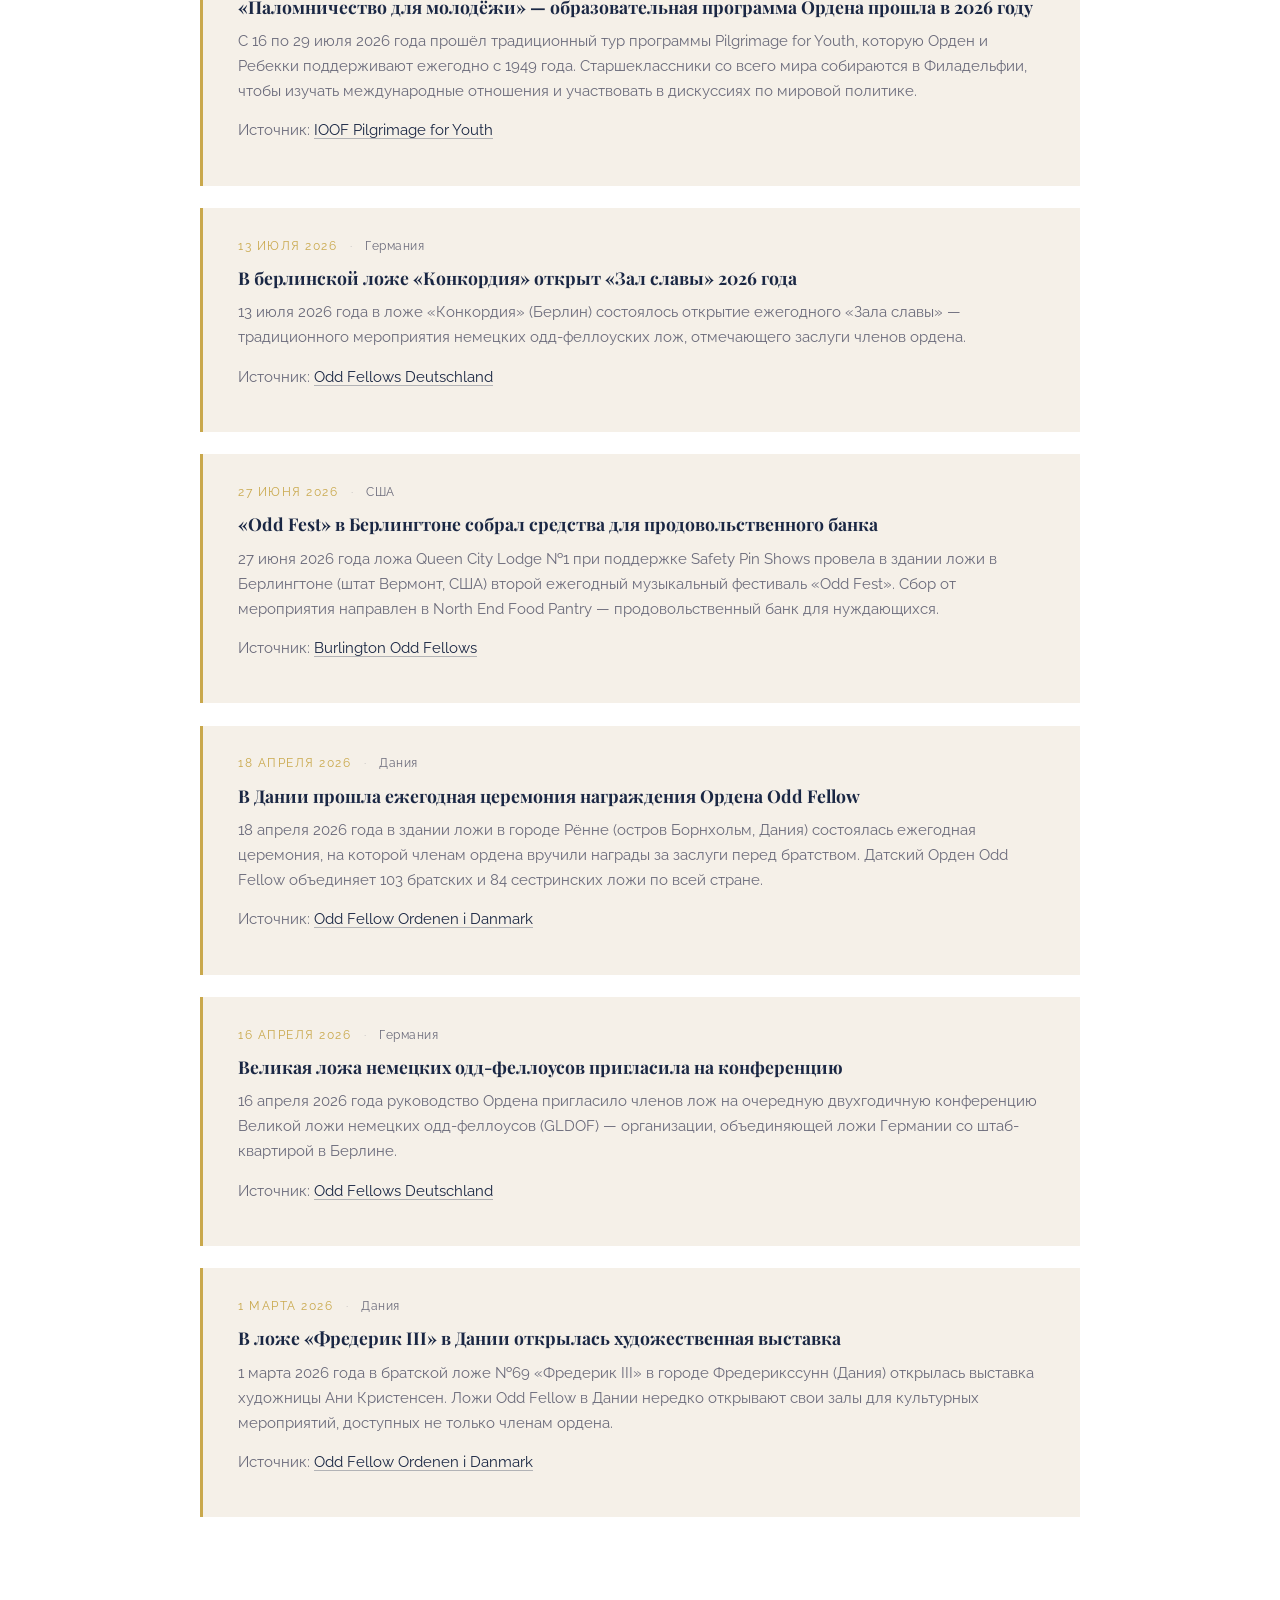
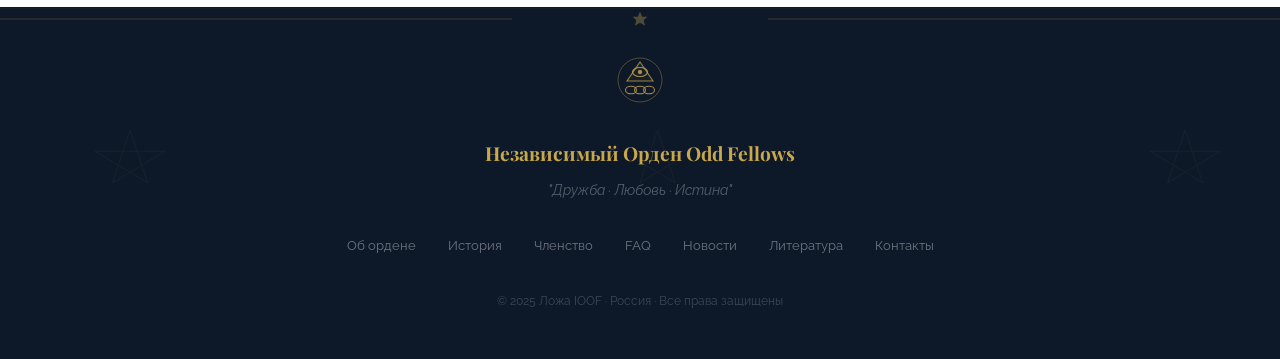
<file: news.html>
<!DOCTYPE html>
<html lang="ru">
<head>
<meta charset="UTF-8">
<meta name="viewport" content="width=device-width, initial-scale=1.0">
<title>Новости — Независимый Орден Odd Fellows</title>
<meta name="description" content="Новости ордена Odd Fellows со всего мира: события, юбилеи и благотворительные проекты лож.">
<link rel="icon" href="favicon.svg" type="image/svg+xml">
<link rel="icon" href="favicon.ico" sizes="any">
<link rel="icon" href="favicon-32x32.png" type="image/png" sizes="32x32">
<link rel="icon" href="favicon-16x16.png" type="image/png" sizes="16x16">
<link rel="apple-touch-icon" href="apple-touch-icon.png">
<link href="https://fonts.googleapis.com/css2?family=Playfair+Display:ital,wght@0,400;0,600;0,700;0,900;1,400&family=Raleway:wght@300;400;500;600&display=swap" rel="stylesheet">
<link rel="stylesheet" href="style.css?v=5">
</head>
<body>
<nav>
  <a class="nav-logo" href="index.html">
    <svg width="28" height="28" viewBox="0 0 28 28" fill="none">
      <circle cx="14" cy="14" r="13" stroke="#c9a84c" stroke-width="1.2"/>
      <ellipse cx="14" cy="10" rx="5.5" ry="3.2" stroke="#c9a84c" stroke-width="1.1" fill="none"/>
      <circle cx="14" cy="10" r="1.6" fill="#c9a84c"/>
      <ellipse cx="8"  cy="19" rx="3.4" ry="2.3" stroke="#c9a84c" stroke-width=".9" fill="none"/>
      <ellipse cx="14" cy="19" rx="3.4" ry="2.3" stroke="#c9a84c" stroke-width=".9" fill="none"/>
      <ellipse cx="20" cy="19" rx="3.4" ry="2.3" stroke="#c9a84c" stroke-width=".9" fill="none"/>
    </svg>
    IOOF · Россия
  </a>
  <ul class="nav-links" id="navLinks">
    <li><a href="about.html">Об ордене</a></li>
    <li><a href="history.html">История</a></li>
    <li><a href="membership.html">Членство</a></li>
    <li><a href="faq.html">FAQ</a></li>
    <li><a href="news.html" class="active">Новости</a></li>
    <li><a href="literature.html">Литература</a></li>
    <li><a href="contact.html" class="nav-cta">Связаться с нами</a></li>
  </ul>
  <div class="burger" id="burger" onclick="toggleMenu()"><span></span><span></span><span></span></div>
</nav>
<section id="news">

  <!-- Background watermark -->
  <svg style="position:absolute;right:3%;top:5%;opacity:.05;pointer-events:none" width="300" height="300" viewBox="0 0 300 300">
    <circle cx="150" cy="150" r="140" fill="none" stroke="#1a2744" stroke-width="1.2"/>
    <polygon points="150,40 236,95 236,205 150,260 64,205 64,95" fill="none" stroke="#1a2744" stroke-width=".8"/>
    <line x1="150" y1="10" x2="150" y2="290" stroke="#1a2744" stroke-width=".5"/>
    <line x1="10" y1="150" x2="290" y2="150" stroke="#1a2744" stroke-width=".5"/>
  </svg>

  <div class="max-w" style="position:relative;z-index:2">
    <p class="section-eyebrow">Мир Odd Fellows</p>
    <h2 class="section-title">Новости ордена</h2>
    <div class="gold-rule"></div>
    <p class="news-intro">Новости о ложах Odd Fellows со всего мира — события, юбилеи, благотворительные проекты. Материалы собираются из открытых источников на разных языках и переводятся на русский; обновление — раз в неделю.</p>

    <div id="newsList" class="news-list">
      <p class="news-loading">Загрузка новостей…</p>
    </div>
  </div>
</section>
<footer>
  <!-- Decorative background SVG -->
  <svg style="position:absolute;inset:0;width:100%;height:100%;opacity:.07;pointer-events:none" viewBox="0 0 1400 200" preserveAspectRatio="xMidYMid slice">
    <!-- Full-width star pattern -->
    <g stroke="#c9a84c" fill="none" stroke-width=".5">
      <polygon points="100,100 110,70 120,100 90,82 130,82"/>
      <polygon points="400,100 410,70 420,100 390,82 430,82"/>
      <polygon points="700,100 710,70 720,100 690,82 730,82"/>
      <polygon points="1000,100 1010,70 1020,100 990,82 1030,82"/>
      <polygon points="1300,100 1310,70 1320,100 1290,82 1330,82"/>
    </g>
    <line x1="0" y1="1" x2="1400" y2="1" stroke="#c9a84c" stroke-width=".7"/>
  </svg>
  <!-- Ornamental top border -->
  <svg style="position:absolute;top:0;left:0;right:0;width:100%;height:24px;opacity:.35" viewBox="0 0 1400 24" preserveAspectRatio="xMidYMid meet">
    <line x1="0" y1="12" x2="560" y2="12" stroke="#c9a84c" stroke-width=".8"/>
    <g transform="translate(700,12)">
      <polygon points="0,-8 2.5,-2.5 8,-2.5 4,1.5 5.5,7.5 0,4 -5.5,7.5 -4,1.5 -8,-2.5 -2.5,-2.5" fill="#c9a84c"/>
    </g>
    <line x1="840" y1="12" x2="1400" y2="12" stroke="#c9a84c" stroke-width=".8"/>
  </svg>

  <div style="position:relative;z-index:2;margin-bottom:2rem">
    <svg width="50" height="50" viewBox="0 0 50 50" style="display:block;margin:0 auto 1rem">
      <circle cx="25" cy="25" r="22" fill="none" stroke="#c9a84c" stroke-width=".9" opacity=".4"/>
      <ellipse cx="25" cy="17" rx="7.5" ry="4.5" stroke="#c9a84c" stroke-width="1.1" fill="none" opacity=".85"/>
      <circle cx="25" cy="17" r="2.2" fill="#c9a84c" opacity=".8"/>
      <polygon points="25,7 38,26 12,26" stroke="#c9a84c" stroke-width="1.1" fill="rgba(201,168,76,.06)" opacity=".75"/>
      <ellipse cx="16" cy="35" rx="5.5" ry="3.8" stroke="#c9a84c" stroke-width="1.1" fill="none" opacity=".8"/>
      <ellipse cx="25" cy="35" rx="5.5" ry="3.8" stroke="#c9a84c" stroke-width="1.1" fill="none" opacity=".8"/>
      <ellipse cx="34" cy="35" rx="5.5" ry="3.8" stroke="#c9a84c" stroke-width="1.1" fill="none" opacity=".8"/>
    </svg>
  </div>

  <div class="footer-logo">Независимый Орден Odd Fellows</div>
  <p class="footer-motto">"Дружба · Любовь · Истина"</p>
  <div class="footer-links">
    <a href="about.html">Об ордене</a>
    <a href="history.html">История</a>
    <a href="membership.html">Членство</a>
    <a href="faq.html">FAQ</a>
    <a href="news.html">Новости</a>
    <a href="literature.html">Литература</a>
    <a href="contact.html">Контакты</a>
  </div>
  <p class="footer-copy">© 2025 Ложа IOOF · Россия · Все права защищены</p>
</footer>
<script src="script.js?v=2"></script>
<script>
(function(){
  var list = document.getElementById('newsList');
  var monthsRu = ['января','февраля','марта','апреля','мая','июня','июля','августа','сентября','октября','ноября','декабря'];
  function formatDate(iso){
    var parts = iso.split('-').map(Number);
    if(parts.length !== 3) return iso;
    return parts[2] + ' ' + monthsRu[parts[1]-1] + ' ' + parts[0];
  }
  function esc(s){
    var d = document.createElement('div');
    d.textContent = s == null ? '' : String(s);
    return d.innerHTML;
  }
  fetch('news.json?v=' + Date.now())
    .then(function(r){ if(!r.ok) throw new Error('news.json ' + r.status); return r.json(); })
    .then(function(items){
      if(!Array.isArray(items) || items.length === 0){
        list.innerHTML = '<p class="news-empty">Новости пока не опубликованы. Первый выпуск скоро появится здесь.</p>';
        return;
      }
      items = items.slice().sort(function(a,b){ return (b.date||'').localeCompare(a.date||''); });
      list.innerHTML = items.map(function(n){
        var country = n.country ? '<span class="news-country">' + esc(n.country) + '</span>' : '';
        var source = n.source_url
          ? '<p class="news-source">Источник: <a href="' + esc(n.source_url) + '" target="_blank" rel="noopener">' + esc(n.source_name || n.source_url) + '</a></p>'
          : (n.source_name ? '<p class="news-source">Источник: ' + esc(n.source_name) + '</p>' : '');
        var full = '';
        if(Array.isArray(n.body) && n.body.length){
          full = '<details class="news-full">' +
            '<summary class="news-full-toggle">Читать полностью<span class="news-full-icon">+</span></summary>' +
            '<div class="news-full-body">' + n.body.map(function(p){ return '<p>' + esc(p) + '</p>'; }).join('') + '</div>' +
            '</details>';
        }
        return '<article class="news-card">' +
          '<div class="news-meta"><span>' + esc(formatDate(n.date || '')) + '</span>' + country + '</div>' +
          '<h3>' + esc(n.title) + '</h3>' +
          '<p>' + esc(n.summary) + '</p>' +
          full +
          source +
          '</article>';
      }).join('');
    })
    .catch(function(){
      list.innerHTML = '<p class="news-empty">Не удалось загрузить новости. Попробуйте обновить страницу позже.</p>';
    });
})();
</script>
</body>
</html>
</file>
<file: style.css>
*,*::before,*::after{box-sizing:border-box;margin:0;padding:0}
:root{
  --navy:#1a2744;--navy2:#243460;--navy3:#0d1829;
  --gold:#c9a84c;--gold2:#e2c26e;--gold3:#f0d898;
  --cream:#f5f0e8;--white:#ffffff;
  --text:#1e1e2e;--muted:#6b6b7b;
}
html{scroll-behavior:smooth}
body{font-family:'Raleway',sans-serif;background:var(--white);color:var(--text);line-height:1.7;overflow-x:hidden}

/* NAV */
nav{position:fixed;top:0;left:0;right:0;z-index:100;background:rgba(13,24,41,0.97);backdrop-filter:blur(10px);display:flex;align-items:center;justify-content:space-between;padding:0 5%;height:70px;border-bottom:1px solid rgba(201,168,76,0.25)}
.nav-logo{font-family:'Playfair Display',serif;color:var(--gold);font-size:1.05rem;font-weight:700;letter-spacing:1px;text-decoration:none;display:flex;align-items:center;gap:10px}
.nav-links{display:flex;gap:2rem;list-style:none}
.nav-links a{color:rgba(255,255,255,0.75);text-decoration:none;font-size:0.82rem;font-weight:500;letter-spacing:0.8px;text-transform:uppercase;transition:color .2s}
.nav-links a:hover{color:var(--gold2)}
.nav-cta{background:var(--gold);color:var(--navy)!important;padding:.45rem 1.2rem;border-radius:2px;font-weight:600!important;transition:background .2s!important}
.nav-cta:hover{background:var(--gold2)!important}
.burger{display:none;flex-direction:column;gap:5px;cursor:pointer}
.burger span{width:24px;height:2px;background:var(--gold);display:block}

/* HERO */
#home{min-height:100vh;background:linear-gradient(170deg,#060e1c 0%,var(--navy) 55%,var(--navy2) 100%);display:flex;flex-direction:column;align-items:center;justify-content:center;text-align:center;padding:100px 5% 80px;position:relative;overflow:hidden}
.hero-stars{position:absolute;inset:0;pointer-events:none;z-index:0}
.hero-geo{position:absolute;inset:0;pointer-events:none;z-index:1}
.hero-content{position:relative;z-index:3}
.hero-badge{font-size:.7rem;font-weight:600;letter-spacing:4px;text-transform:uppercase;color:var(--gold);opacity:.8;margin-bottom:1.2rem}
.hero-title{font-family:'Playfair Display',serif;font-size:clamp(2.4rem,6vw,5rem);font-weight:900;color:var(--white);line-height:1.08;margin-bottom:.5rem}
.hero-title em{font-style:normal;color:var(--gold)}
.hero-sub{font-size:clamp(.95rem,2vw,1.2rem);font-weight:300;color:rgba(255,255,255,.55);margin-bottom:2.5rem}
.hero-motto{font-family:'Playfair Display',serif;font-size:1rem;font-style:italic;color:rgba(255,255,255,.4);margin-bottom:3rem;line-height:1.9}
.hero-btns{display:flex;gap:1rem;flex-wrap:wrap;justify-content:center}
.btn-primary{background:var(--gold);color:var(--navy);padding:.9rem 2.2rem;text-decoration:none;font-weight:700;font-size:.88rem;letter-spacing:1px;text-transform:uppercase;border-radius:2px;transition:background .2s,transform .2s;display:inline-block}
.btn-primary:hover{background:var(--gold2);transform:translateY(-2px)}
.btn-outline{border:1.5px solid rgba(201,168,76,.5);color:rgba(255,255,255,.85);padding:.9rem 2.2rem;text-decoration:none;font-weight:500;font-size:.88rem;letter-spacing:1px;text-transform:uppercase;border-radius:2px;transition:border-color .2s,color .2s,transform .2s;display:inline-block}
.btn-outline:hover{border-color:var(--gold);color:var(--gold);transform:translateY(-2px)}
.scroll-cue{position:absolute;bottom:28px;left:50%;transform:translateX(-50%);z-index:3;display:flex;flex-direction:column;align-items:center;gap:6px;opacity:.4;animation:bounce 2.2s ease-in-out infinite}
.scroll-cue span{width:1px;height:32px;background:var(--gold);display:block}
.scroll-cue small{font-size:.62rem;letter-spacing:3px;text-transform:uppercase;color:var(--gold)}

/* KEYFRAMES */
@keyframes bounce{0%,100%{transform:translateX(-50%) translateY(0)}50%{transform:translateX(-50%) translateY(7px)}}
@keyframes rotate-slow{from{transform:rotate(0deg)}to{transform:rotate(360deg)}}
@keyframes rotate-rev{from{transform:rotate(0deg)}to{transform:rotate(-360deg)}}
@keyframes float-y{0%,100%{transform:translateY(0)}50%{transform:translateY(-9px)}}
@keyframes pulse-gold{0%,100%{opacity:.4}50%{opacity:1}}
@keyframes twinkle{0%,100%{opacity:.15}50%{opacity:.9}}
@keyframes fadeUp{from{opacity:0;transform:translateY(24px)}to{opacity:1;transform:none}}
@keyframes spin-ring{from{transform:rotate(0deg)}to{transform:rotate(360deg)}}
@keyframes draw-line{from{stroke-dashoffset:600}to{stroke-dashoffset:0}}
@keyframes shimmer{0%,100%{opacity:.6}50%{opacity:1}}
@keyframes chain-pulse{0%,100%{opacity:.7}50%{opacity:1;filter:drop-shadow(0 0 6px rgba(201,168,76,.6))}}

/* SECTIONS */
section{padding:90px 5%}
.section-eyebrow{font-size:.7rem;font-weight:600;letter-spacing:4px;text-transform:uppercase;color:var(--gold);margin-bottom:.8rem}
.section-title{font-family:'Playfair Display',serif;font-size:clamp(1.8rem,3.5vw,2.8rem);font-weight:700;color:var(--navy);line-height:1.2;margin-bottom:1.2rem}
.section-title.light{color:var(--white)}
.gold-rule{width:60px;height:3px;background:var(--gold);margin-bottom:2rem}
.gold-rule.center{margin-left:auto;margin-right:auto}
.max-w{max-width:1200px;margin:0 auto}

/* ORNAMENTAL DIVIDERS */
.orn-divider{display:flex;align-items:center;justify-content:center;padding:0 5%;background:var(--cream)}
.orn-divider-dark{display:flex;align-items:center;justify-content:center;padding:0 5%;background:var(--navy)}

/* ABOUT */
#about{background:var(--cream);position:relative;overflow:hidden}
.about-bg-pattern{position:absolute;inset:0;pointer-events:none;opacity:.4}
.about-grid{display:grid;grid-template-columns:1fr 1fr;gap:5rem;align-items:center;position:relative;z-index:2}
.about-text p{color:var(--muted);margin-bottom:1.2rem;font-size:1.01rem}
.about-values{display:grid;grid-template-columns:1fr 1fr;gap:1.2rem;margin-top:2rem}
.value-card{background:var(--white);padding:1.5rem;border-left:3px solid var(--gold);box-shadow:0 2px 18px rgba(0,0,0,.05);transition:transform .25s,box-shadow .25s}
.value-card:hover{transform:translateY(-3px);box-shadow:0 8px 28px rgba(0,0,0,.1)}
.value-card-icon{width:36px;height:36px;margin-bottom:.8rem}
.value-card h4{font-family:'Playfair Display',serif;font-size:1rem;color:var(--navy);margin-bottom:.3rem}
.value-card p{font-size:.87rem;color:var(--muted);margin:0}
.about-excerpt{margin-top:4.5rem;max-width:920px}
.excerpt-eyebrow{font-size:.7rem;font-weight:600;letter-spacing:3px;text-transform:uppercase;color:var(--gold);margin-bottom:.6rem}
.excerpt-heading{font-family:'Playfair Display',serif;font-size:1.4rem;color:var(--navy);margin-bottom:1.2rem}
.excerpt-quote{background:var(--white);border-left:4px solid var(--gold);padding:2.2rem 2.5rem;box-shadow:0 2px 18px rgba(0,0,0,.05);margin-bottom:.8rem}
.excerpt-quote p{font-family:'Playfair Display',serif;font-style:italic;color:var(--navy);font-size:1.03rem;line-height:1.85;margin-bottom:1.2rem}
.excerpt-quote p:last-child{margin-bottom:0}
.excerpt-source{text-align:right;font-size:.78rem;letter-spacing:1px;color:var(--muted);text-transform:uppercase;margin-bottom:2.5rem}
.about-visual{display:flex;flex-direction:column;gap:1.5rem}
.stat-row{background:var(--navy);padding:1.8rem 2rem;color:var(--white);display:flex;align-items:center;gap:1.5rem;border-left:4px solid var(--gold);position:relative;overflow:hidden}
.stat-row::before{content:'';position:absolute;right:-20px;top:50%;transform:translateY(-50%);width:80px;height:80px;border-radius:50%;background:rgba(201,168,76,.06);pointer-events:none}
.stat-num{font-family:'Playfair Display',serif;font-size:2.8rem;font-weight:900;color:var(--gold);line-height:1;flex-shrink:0}
.stat-desc{font-size:.88rem;color:rgba(255,255,255,.65)}

/* QUOTE BAND */
.quote-band{background:var(--navy);padding:80px 5%;text-align:center;position:relative;overflow:hidden}
.quote-text{font-family:'Playfair Display',serif;font-size:clamp(1.4rem,3vw,2.2rem);font-style:italic;color:var(--white);line-height:1.6;max-width:800px;margin:0 auto 1.5rem;position:relative;z-index:2}
.quote-text::before,.quote-text::after{content:'\201C';font-size:5rem;color:var(--gold);opacity:.2;line-height:0;vertical-align:-.4em}
.quote-text::after{content:'\201D'}
.quote-source{font-size:.8rem;letter-spacing:3px;text-transform:uppercase;color:var(--gold);opacity:.7;position:relative;z-index:2}

/* HISTORY */
#history{background:var(--white);position:relative;overflow:hidden}
.history-2col{display:grid;grid-template-columns:1fr 1fr;gap:4rem;align-items:start}
.timeline{position:relative;padding-left:2rem}
.timeline::before{content:'';position:absolute;left:0;top:0;bottom:0;width:1px;background:linear-gradient(to bottom,var(--gold),rgba(201,168,76,.1))}
.tl-item{position:relative;padding-bottom:2.2rem;padding-left:2rem}
.tl-item::before{content:'';position:absolute;left:-2.3rem;top:.4rem;width:10px;height:10px;border-radius:50%;background:var(--gold);border:2px solid var(--cream)}
.tl-year{font-family:'Playfair Display',serif;font-size:.82rem;font-weight:700;color:var(--gold);letter-spacing:2px;margin-bottom:.25rem}
.tl-item h3{font-family:'Playfair Display',serif;font-size:1.1rem;color:var(--navy);margin-bottom:.35rem}
.tl-item p{color:var(--muted);font-size:.92rem}

/* CARTOUCHE PRINCIPLES */
.cartouche-grid{display:grid;grid-template-columns:repeat(3,1fr);gap:2rem;margin-top:4rem}
.cartouche{position:relative;text-align:center}
.cartouche-body{padding:2.5rem 1.8rem 2rem;background:var(--white);border:1px solid rgba(201,168,76,.2);transition:box-shadow .25s,transform .25s}
.cartouche-body:hover{box-shadow:0 10px 36px rgba(26,39,68,.1);transform:translateY(-4px)}
.cartouche-icon{width:72px;height:72px;margin:0 auto 1.2rem}
.cartouche-body h3{font-family:'Playfair Display',serif;font-size:1.2rem;color:var(--navy);margin-bottom:.6rem}
.cartouche-body p{color:var(--muted);font-size:.9rem}

/* MEMBERSHIP */
#membership{background:var(--navy);position:relative;overflow:hidden}
.membership-grid{display:grid;grid-template-columns:1fr 1fr;gap:4rem;align-items:start;margin-top:3rem}
.col-head{font-family:'Playfair Display',serif;font-size:1.15rem;color:var(--gold);margin-bottom:.5rem}
.req-list{list-style:none}
.req-list li{display:flex;align-items:flex-start;gap:.9rem;padding:.9rem 0;border-bottom:1px solid rgba(255,255,255,.07);color:rgba(255,255,255,.78);font-size:.93rem}
.req-list li::before{content:'◆';color:var(--gold);font-size:.6rem;margin-top:.4rem;flex-shrink:0}
.steps-list{list-style:none;counter-reset:step}
.steps-list li{counter-increment:step;display:flex;gap:1.2rem;padding:.9rem 0;border-bottom:1px solid rgba(255,255,255,.07);color:rgba(255,255,255,.78);font-size:.93rem}
.steps-list li::before{content:counter(step,decimal-leading-zero);font-family:'Playfair Display',serif;font-size:1.2rem;color:var(--gold);font-weight:700;flex-shrink:0;line-height:1.3}

/* FAQ */
#faq{background:var(--white);position:relative;overflow:hidden}
.faq-list{max-width:900px;margin:3rem auto 0;display:flex;flex-direction:column;gap:.9rem}
.faq-item{background:var(--cream);border:1px solid rgba(201,168,76,.25);border-radius:2px;overflow:hidden}
.faq-item[open]{border-color:rgba(201,168,76,.55)}
.faq-question{list-style:none;cursor:pointer;padding:1.3rem 1.6rem;display:flex;align-items:center;justify-content:space-between;gap:1rem;font-family:'Playfair Display',serif;font-size:1rem;color:var(--navy);font-weight:600}
.faq-question::-webkit-details-marker{display:none}
.faq-icon{flex-shrink:0;width:24px;height:24px;border:1.5px solid var(--gold);border-radius:50%;display:flex;align-items:center;justify-content:center;color:var(--gold);font-size:1.05rem;line-height:1;transition:transform .25s}
.faq-item[open] .faq-icon{transform:rotate(45deg)}
.faq-answer{padding:0 1.6rem 1.5rem;color:var(--muted);font-size:.92rem}
.faq-answer p{margin-bottom:.8rem}
.faq-answer p:last-child{margin-bottom:0}

/* NEWS */
#news{background:var(--white);position:relative;overflow:hidden}
.news-intro{color:var(--muted);max-width:640px}
.news-list{max-width:880px;margin:3rem auto 0;display:flex;flex-direction:column;gap:1.4rem}
.news-card{background:var(--cream);border-left:3px solid var(--gold);padding:1.8rem 2.2rem;transition:transform .25s,box-shadow .25s}
.news-card:hover{transform:translateY(-2px);box-shadow:0 8px 28px rgba(26,39,68,.08)}
.news-meta{display:flex;flex-wrap:wrap;gap:.8rem;align-items:center;font-size:.72rem;letter-spacing:1.5px;text-transform:uppercase;color:var(--gold);margin-bottom:.6rem}
.news-meta .news-country{color:var(--muted);letter-spacing:.5px;text-transform:none}
.news-meta .news-country::before{content:'·';margin-right:.8rem;color:rgba(107,107,123,.4)}
.news-card h3{font-family:'Playfair Display',serif;font-size:1.1rem;color:var(--navy);margin-bottom:.6rem;line-height:1.35}
.news-card p{color:var(--muted);font-size:.92rem;margin-bottom:.9rem}
.news-source{font-size:.8rem}
.news-source a{color:var(--navy);text-decoration:none;border-bottom:1px solid rgba(26,39,68,.3);transition:color .2s,border-color .2s}
.news-source a:hover{color:var(--gold);border-color:var(--gold)}
.news-empty,.news-loading{text-align:center;color:var(--muted);padding:3rem 0;max-width:880px;margin:3rem auto 0}
.news-full{margin:.2rem 0 1rem}
.news-full-toggle{list-style:none;cursor:pointer;display:inline-flex;align-items:center;gap:.5rem;font-size:.8rem;font-weight:600;letter-spacing:.5px;text-transform:uppercase;color:var(--navy)}
.news-full-toggle::-webkit-details-marker{display:none}
.news-full-icon{flex-shrink:0;width:18px;height:18px;border:1.5px solid var(--gold);border-radius:50%;display:flex;align-items:center;justify-content:center;color:var(--gold);font-size:.9rem;line-height:1;transition:transform .25s}
.news-full[open] .news-full-icon{transform:rotate(45deg)}
.news-full-body{margin-top:1rem;padding-top:1rem;border-top:1px solid rgba(201,168,76,.25)}
.news-full-body p{color:var(--text);font-size:.92rem;margin-bottom:.9rem}
.news-full-body p:last-child{margin-bottom:0}

/* DOCUMENTS */
#literature{background:var(--cream);position:relative;overflow:hidden}
.doc-intro{color:var(--muted);max-width:640px}
.doc-grid{display:flex;flex-wrap:wrap;justify-content:center;gap:2rem;margin-top:3rem}
.doc-card{background:var(--white);border:1px solid rgba(201,168,76,.25);padding:2.5rem 2rem;text-align:center;transition:transform .25s,box-shadow .25s;display:flex;flex-direction:column;align-items:center;width:300px}
.doc-card:hover{transform:translateY(-4px);box-shadow:0 10px 36px rgba(26,39,68,.1)}
.doc-icon{width:60px;height:60px;margin-bottom:1.2rem}
.doc-card h3{font-family:'Playfair Display',serif;font-size:1.1rem;color:var(--navy);margin-bottom:.6rem}
.doc-card p{color:var(--muted);font-size:.88rem;margin-bottom:1.5rem}
.doc-link{background:var(--navy);color:var(--gold);padding:.75rem 1.7rem;text-decoration:none;font-size:.8rem;font-weight:700;letter-spacing:1.5px;text-transform:uppercase;border-radius:2px;transition:background .2s;margin-top:auto}
.doc-link:hover{background:var(--navy2)}

/* CONTACT */
#contact{background:var(--white);position:relative;overflow:hidden}
.contact-grid{display:grid;grid-template-columns:1fr 1fr;gap:5rem;margin-top:3rem}
.contact-item{display:flex;gap:1.2rem;margin-bottom:2rem;align-items:flex-start}
.contact-icon{width:46px;height:46px;background:var(--navy);border-radius:50%;display:flex;align-items:center;justify-content:center;flex-shrink:0}
.contact-icon svg{width:20px;height:20px;fill:var(--gold)}
.contact-item h4{font-family:'Playfair Display',serif;font-size:.95rem;color:var(--navy);margin-bottom:.2rem}
.contact-item p,.contact-item a{color:var(--muted);font-size:.92rem;text-decoration:none;transition:color .2s}
.contact-item a:hover{color:var(--gold)}

/* FOOTER */
footer{background:var(--navy3);padding:3rem 5%;text-align:center;position:relative;overflow:hidden}
.footer-logo{font-family:'Playfair Display',serif;color:var(--gold);font-size:1.2rem;font-weight:700;margin-bottom:.6rem;position:relative;z-index:2}
.footer-motto{font-style:italic;color:rgba(255,255,255,.3);font-size:.88rem;margin-bottom:2rem;position:relative;z-index:2}
.footer-links{display:flex;gap:2rem;justify-content:center;flex-wrap:wrap;margin-bottom:2rem;position:relative;z-index:2}
.footer-links a{color:rgba(255,255,255,.4);text-decoration:none;font-size:.82rem;transition:color .2s}
.footer-links a:hover{color:var(--gold)}
.footer-copy{color:rgba(255,255,255,.2);font-size:.78rem;position:relative;z-index:2}

/* RESPONSIVE */
@media(max-width:900px){
  .nav-links{display:none}
  .burger{display:flex}
  .nav-links.open{display:flex;flex-direction:column;position:fixed;top:70px;left:0;right:0;background:var(--navy3);padding:2rem;gap:1.5rem;border-bottom:1px solid rgba(201,168,76,.2)}
  .about-grid,.membership-grid,.contact-grid,.history-2col{grid-template-columns:1fr;gap:2rem}
  .about-values,.form-grid{grid-template-columns:1fr}
  .cartouche-grid{grid-template-columns:1fr 1fr}
}
@media(max-width:560px){
  .cartouche-grid{grid-template-columns:1fr}
  .hero-btns{flex-direction:column;align-items:center}
}
.nav-links a.active{color:var(--gold2)}
</file>
